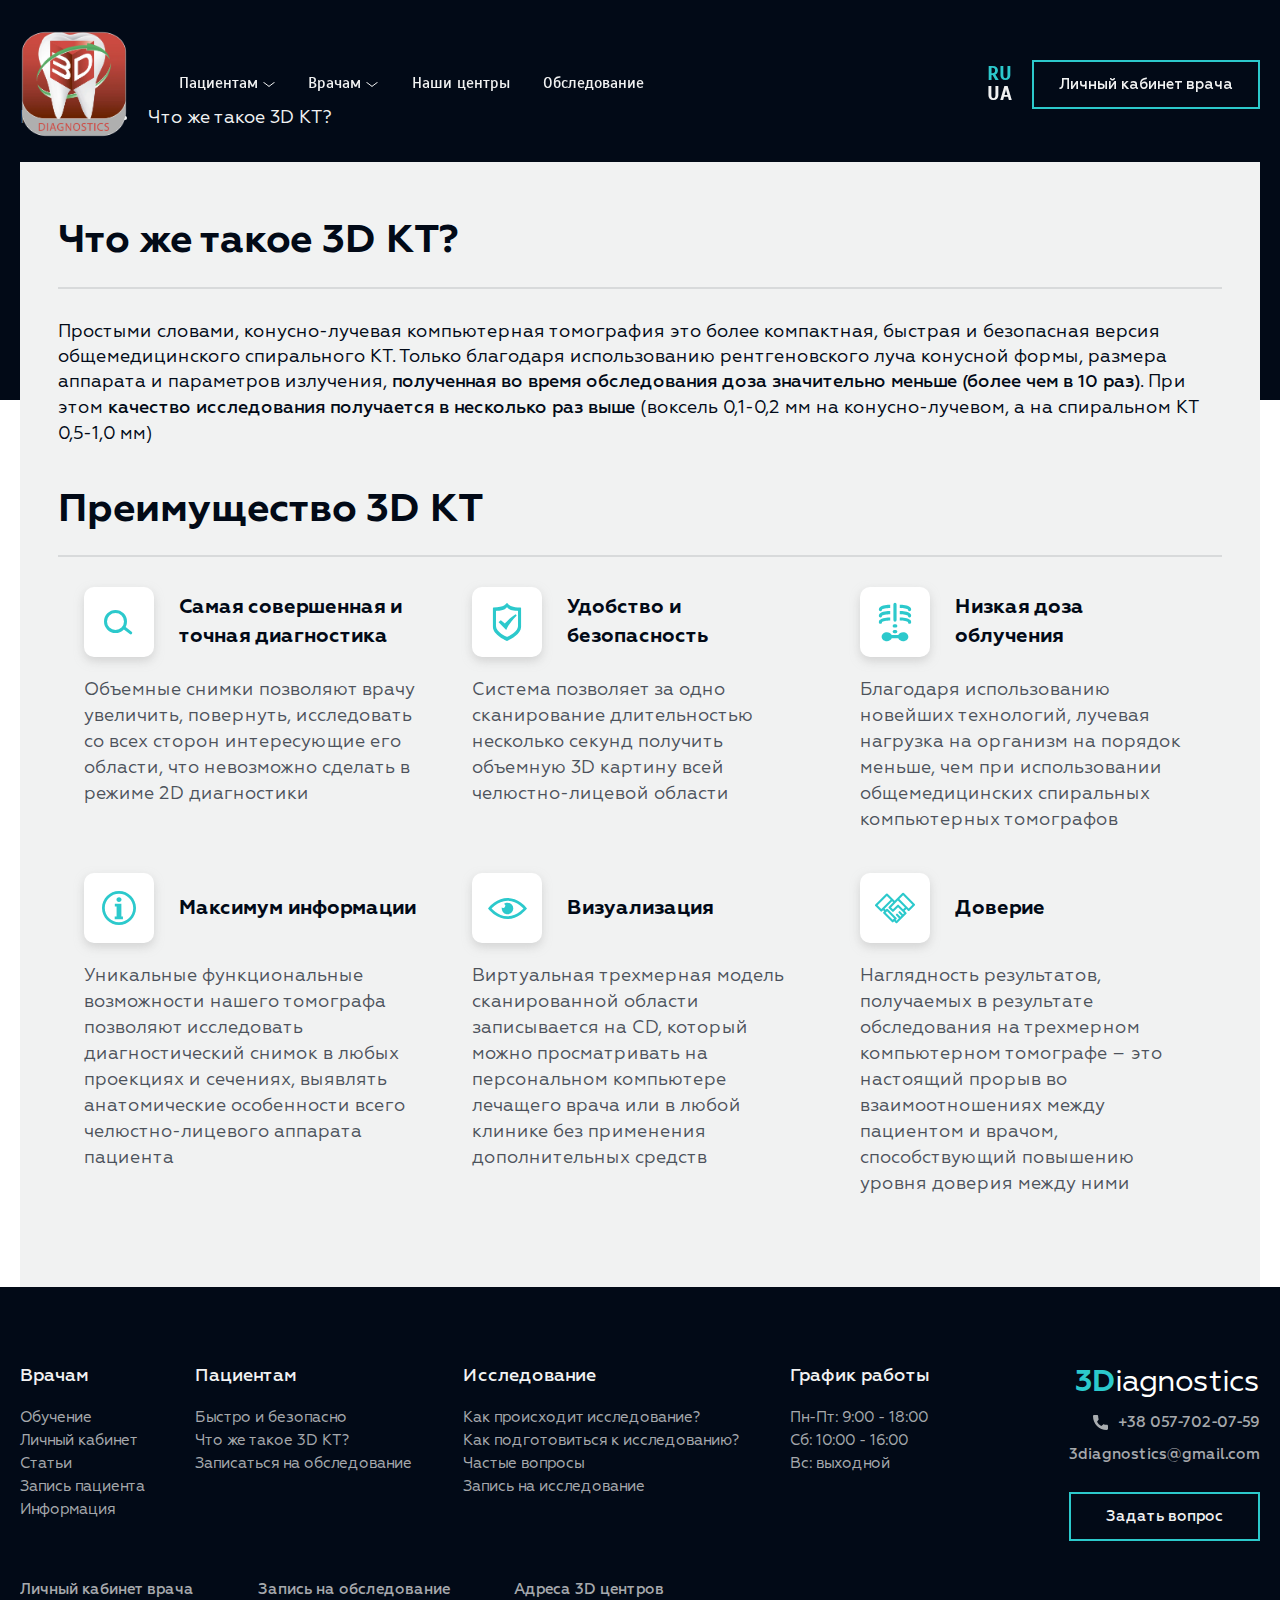
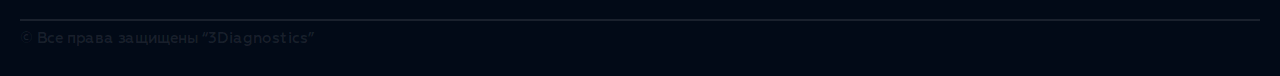
<file: 3dkt.html>
<!DOCTYPE html><html lang="ru"><head>	<meta charset="utf-8">	<meta name="viewport" content="width=device-width, initial-scale=1">	<title>Что же такое 3D KT? | 3Diagnostics</title>	<link href="img/favicon/favicon.ico" rel="icon" sizes="16x16 32x32 64x64 128x128" type="image/vnd.microsoft.icon">	<link href="img/favicon/favicon.png" rel="apple-touch-icon" sizes="128x128">	<!-- шрифты -->	<link rel="preconnect" href="https://fonts.gstatic.com">	<link href="https://fonts.googleapis.com/css2?family=Scada:wght@400;700&display=swap" rel="stylesheet">	<link rel="stylesheet" href="css/fonts.min.css">	<!-- styles -->	<link rel="stylesheet" href="css/default.min.css">	<link rel="stylesheet" href="css/header.min.css">	<link rel="stylesheet" href="css/footer.min.css">	<link rel="stylesheet" href="css/home.min.css">	<link rel="stylesheet" href="css/page.min.css">	<!-- libs -->	<script src="https://ajax.googleapis.com/ajax/libs/jquery/3.5.1/jquery.min.js"></script>	<link rel="stylesheet" href="https://unpkg.com/swiper/swiper-bundle.min.css"></head><body>	<div class="wrapper">		<header class="header">	<div class="header__container _container">		<a href="index.html" class="header__logo logo"><picture><source srcset="img/logo3D.webp" type="image/webp"><img src="img/logo3D.png"></picture></a>		<nav class="header__menu menu" data-da="header__mobile, 0, 992">			<ul class="menu__list">				<li class="menu__item menu__item_dropdown">					<a class="dropdown">Пациентам</a>					<ul class="dropdown-list">						<li class="dropdown-item"><a href="3dkt.html">Что же такое 3D KT?</a></li>						<li class="dropdown-item"><a href="fast-n-safe.html">Быстро и безопасно</a></li>					</ul>				</li>				<li class="menu__item menu__item_dropdown">					<a class="dropdown">Врачам</a>					<ul class="dropdown-list">						<li class="dropdown-item"><a href="education.html">Обучение</a></li>						<li class="dropdown-item"><a href="signin.html">Личный кабинет</a></li>						<li class="dropdown-item"><a href="article.html">Статьи</a></li>						<li class="dropdown-item"><a href="reg.html">Запись пациента</a></li>						<li class="dropdown-item menu__item_dropdown" id="change_class" data-da="menu__list, 2, 992">							<a class="dropdown">Информация</a>							<ul class="dropdown-list">								<li class="dropdown-item"><a href="therapists.html">Терапевтам</a></li>								<li class="dropdown-item"><a href="#">Хирургам-имплантологам</a></li>								<li class="dropdown-item"><a href="#">Челюстно-лицевым хирургам</a></li>								<li class="dropdown-item"><a href="#">Пародонтологам</a></li>								<li class="dropdown-item"><a href="#">Ортопедам</a></li>								<li class="dropdown-item"><a href="#">Ортодонам</a></li>								<li class="dropdown-item"><a href="#">ЛОРам</a></li>							</ul>						</li>					</ul>				</li>				<li class="menu__item"><a href="centers.html">Наши центры</a></li>				<li class="menu__item"><a href="reg.html">Обследование</a></li>			</ul>		</nav>		<div class="header__contacts" data-da="header__mobile, 1, 992">			<a href="tel:0577020759" class="header__phone phone">				<svg viewBox="0 0 15 15" fill="none" xmlns="http://www.w3.org/2000/svg"><path d="M13.7964 9.84578C12.878 9.84578 11.9763 9.70215 11.1218 9.41977C10.7031 9.27695 10.1884 9.40797 9.93285 9.67043L8.24625 10.9436C6.29027 9.89953 5.08543 8.69508 4.05559 6.75379L5.29133 5.11113C5.61238 4.79051 5.72754 4.32215 5.58957 3.8827C5.30598 3.02371 5.16191 2.12242 5.16191 1.20367C5.16195 0.539961 4.62199 0 3.95832 0H1.20363C0.539961 0 0 0.539961 0 1.20363C0 8.81105 6.18898 15 13.7964 15C14.4601 15 15 14.46 15 13.7964V11.0494C15 10.3857 14.46 9.84578 13.7964 9.84578Z" /></svg>				<span>057-702-07-59</span>			</a>			<div class="header__lang lang">				<a href="#" class="lang__item _current" id="ru">RU</a>				<a href="#" class="lang__item" id="ua">UA</a>			</div>			<a href="signin.html" class="header__btn btn">Личный кабинет врача</a>		</div>		<div class="header__mobile"></div>		<div class="header__area"></div>		<div class="header__burger"><span></span></div>	</div></header>		<main class="page">			<nav class="nav">	<div class="nav__container _container">		<ul class="nav__list">			<li class="nav__item nav__item_nome"><a href="index.html">Главная</a></li>			<li class="nav__item nav__item_current"><a href="3dkt.html">Что же такое 3D KT?</a></li>		</ul>	</div></nav>			<section class="about">				<div class="about__container _container">					<div class="about__wrapper">						<div class="about__block">							<h2 class="about__title">Что же такое 3D KT?</h2>						</div>						<div class="about__block">							<div class="about__text">Простыми словами, конусно-лучевая компьютерная томография это более компактная, быстрая и безопасная версия общемедицинского спирального КТ. Только благодаря использованию рентгеновского луча конусной формы, размера аппарата и параметров излучения, <span>полученная во время обследования доза значительно меньше (более чем в 10 раз)</span>. При этом <span>качество исследования получается в несколько раз выше</span> (воксель 0,1-0,2 мм на конусно-лучевом, а на спиральном КТ 0,5-1,0 мм)</div>							<h2 class="about__title">Преимущество 3D КТ</h2>						</div>						<div class="about__block">							<div class="about-cards">								<div class="about-cards__column">									<div class="about-card">										<div class="about-card__head">											<div class="about-card__icon"><picture><source srcset="img/loop-icon.svg" type="image/webp"><img src="img/loop-icon.svg"></picture></div>											<div class="about-card__title">Самая совершенная и точная диагностика</div>										</div>										<div class="about-card__content">Объемные снимки позволяют врачу увеличить, повернуть, исследовать со всех сторон интересующие его области, что невозможно сделать в режиме 2D диагностики</div>									</div>								</div>								<div class="about-cards__column">									<div class="about-card">										<div class="about-card__head">											<div class="about-card__icon"><picture><source srcset="img/defend-icon.svg" type="image/webp"><img src="img/defend-icon.svg"></picture></div>											<div class="about-card__title">Удобство и безопасность</div>										</div>										<div class="about-card__content">Система позволяет за одно сканирование длительностью несколько секунд получить объемную 3D картину всей челюстно-лицевой области</div>									</div>								</div>								<div class="about-cards__column">									<div class="about-card">										<div class="about-card__head">											<div class="about-card__icon"><picture><source srcset="img/skeleton-icon.svg" type="image/webp"><img src="img/skeleton-icon.svg"></picture></div>											<div class="about-card__title">Низкая доза облучения</div>										</div>										<div class="about-card__content">Благодаря использованию новейших технологий, лучевая нагрузка на организм на порядок меньше, чем при использовании общемедицинских спиральных компьютерных томографов</div>									</div>								</div>								<div class="about-cards__column">									<div class="about-card">										<div class="about-card__head">											<div class="about-card__icon"><picture><source srcset="img/info-icon.svg" type="image/webp"><img src="img/info-icon.svg"></picture></div>											<div class="about-card__title">Максимум информации</div>										</div>										<div class="about-card__content">Уникальные функциональные возможности нашего томографа позволяют исследовать диагностический снимок в любых проекциях и сечениях, выявлять анатомические особенности всего челюстно-лицевого аппарата пациента</div>									</div>								</div>								<div class="about-cards__column">									<div class="about-card">										<div class="about-card__head">											<div class="about-card__icon"><picture><source srcset="img/eye-icon.svg" type="image/webp"><img src="img/eye-icon.svg"></picture></div>											<div class="about-card__title">Визуализация</div>										</div>										<div class="about-card__content">Виртуальная трехмерная модель сканированной области записывается на CD, который можно просматривать на персональном компьютере лечащего врача или в любой клинике без применения дополнительных средств</div>									</div>								</div>								<div class="about-cards__column">									<div class="about-card">										<div class="about-card__head">											<div class="about-card__icon"><picture><source srcset="img/agreement-icon.svg" type="image/webp"><img src="img/agreement-icon.svg"></picture></div>											<div class="about-card__title">Доверие</div>										</div>										<div class="about-card__content">Наглядность результатов, получаемых в результате обследования на трехмерном компьютерном томографе – это настоящий прорыв во взаимоотношениях между пациентом и врачом, способствующий повышению уровня доверия между ними</div>									</div>								</div>							</div>						</div>					</div>				</div>			</section>		</main>		<footer class="footer">	<div class="footer__container _container">		<div class="footer__top">			<div class="footer__content">				<div class="footer__column">					<div class="footer__column-name">Врачам</div>					<div class="footer__column-content">						<a href="education.html" class="footer__link">Обучение</a>						<a href="signin.html" class="footer__link">Личный кабинет</a>						<a href="article.html" class="footer__link">Статьи</a>						<a href="reg.html" class="footer__link">Запись пациента</a>						<a href="#" class="footer__link">Информация</a>					</div>				</div>				<div class="footer__column">					<div class="footer__column-name">Пациентам</div>					<div class="footer__column-content">						<a href="fast-n-safe.html" class="footer__link">Быстро и безопасно</a>						<a href="3dkt.html" class="footer__link">Что же такое 3D KT?</a>						<a href="reg.html" class="footer__link">Записаться на обследование</a>					</div>				</div>				<div class="footer__column">					<div class="footer__column-name">Исследование</div>					<div class="footer__column-content">						<a href="index.html#research-about" class="footer__link">Как происходит исследование?</a>						<a href="index.html#research-prepare" class="footer__link">Как подготовиться к исследованию?</a>						<a href="index.html#faq" class="footer__link">Частые вопросы</a>						<a href="reg.html" class="footer__link">Запись на исследование</a>					</div>				</div>				<div class="footer__column">					<div class="footer__column-name">График работы</div>					<div class="footer__column-content">						<div class="footer__link"><span>Пн-Пт:</span> 9:00 - 18:00</div>						<div class="footer__link"><span>Сб:</span> 10:00 - 16:00</div>						<div class="footer__link"><span>Вс:</span> выходной</div>					</div>				</div>			</div>			<div class="footer__info">				<a href="index.html" class="footer__logo logo"><span>3D</span>iagnostics</a>				<a href="#" class="footer__phone">					<svg width="15" height="15" viewBox="0 0 15 15" fill="none" xmlns="http://www.w3.org/2000/svg"><path d="M13.7964 9.84578C12.878 9.84578 11.9763 9.70215 11.1218 9.41977C10.7031 9.27695 10.1884 9.40797 9.93285 9.67043L8.24625 10.9436C6.29027 9.89953 5.08543 8.69508 4.05559 6.75379L5.29133 5.11113C5.61238 4.79051 5.72754 4.32215 5.58957 3.8827C5.30598 3.02371 5.16191 2.12242 5.16191 1.20367C5.16195 0.539961 4.62199 0 3.95832 0H1.20363C0.539961 0 0 0.539961 0 1.20363C0 8.81105 6.18898 15 13.7964 15C14.4601 15 15 14.46 15 13.7964V11.0494C15 10.3857 14.46 9.84578 13.7964 9.84578Z" /></svg>					<span>+38 057-702-07-59</span>				</a>				<a href="#" class="footer__email">3diagnostics@gmail.com</a>				<a href="#" class="footer__btn btn">Задать вопрос</a>			</div>		</div>		<div class="footer__bottom">			<div class="footer__bottom-links">				<div class="footer__bottom-content">					<a href="signin.html" class="footer__alone-link">Личный кабинет врача</a>					<a href="reg.html" class="footer__alone-link">Запись на обследование</a>					<a href="centers.html" class="footer__alone-link">Адреса 3D центров</a>				</div>			</div>			<div class="footer__copyright">&copy; Все права защищены “3Diagnostics” <span id="year"></span></div>		</div>	</div></footer>	</div>	<!-- scripts -->	<script src="https://unpkg.com/swiper/swiper-bundle.min.js"></script>	<script src="js/scripts.min.js"></script>	<script src="js/home.min.js"></script></body></html>
</file>
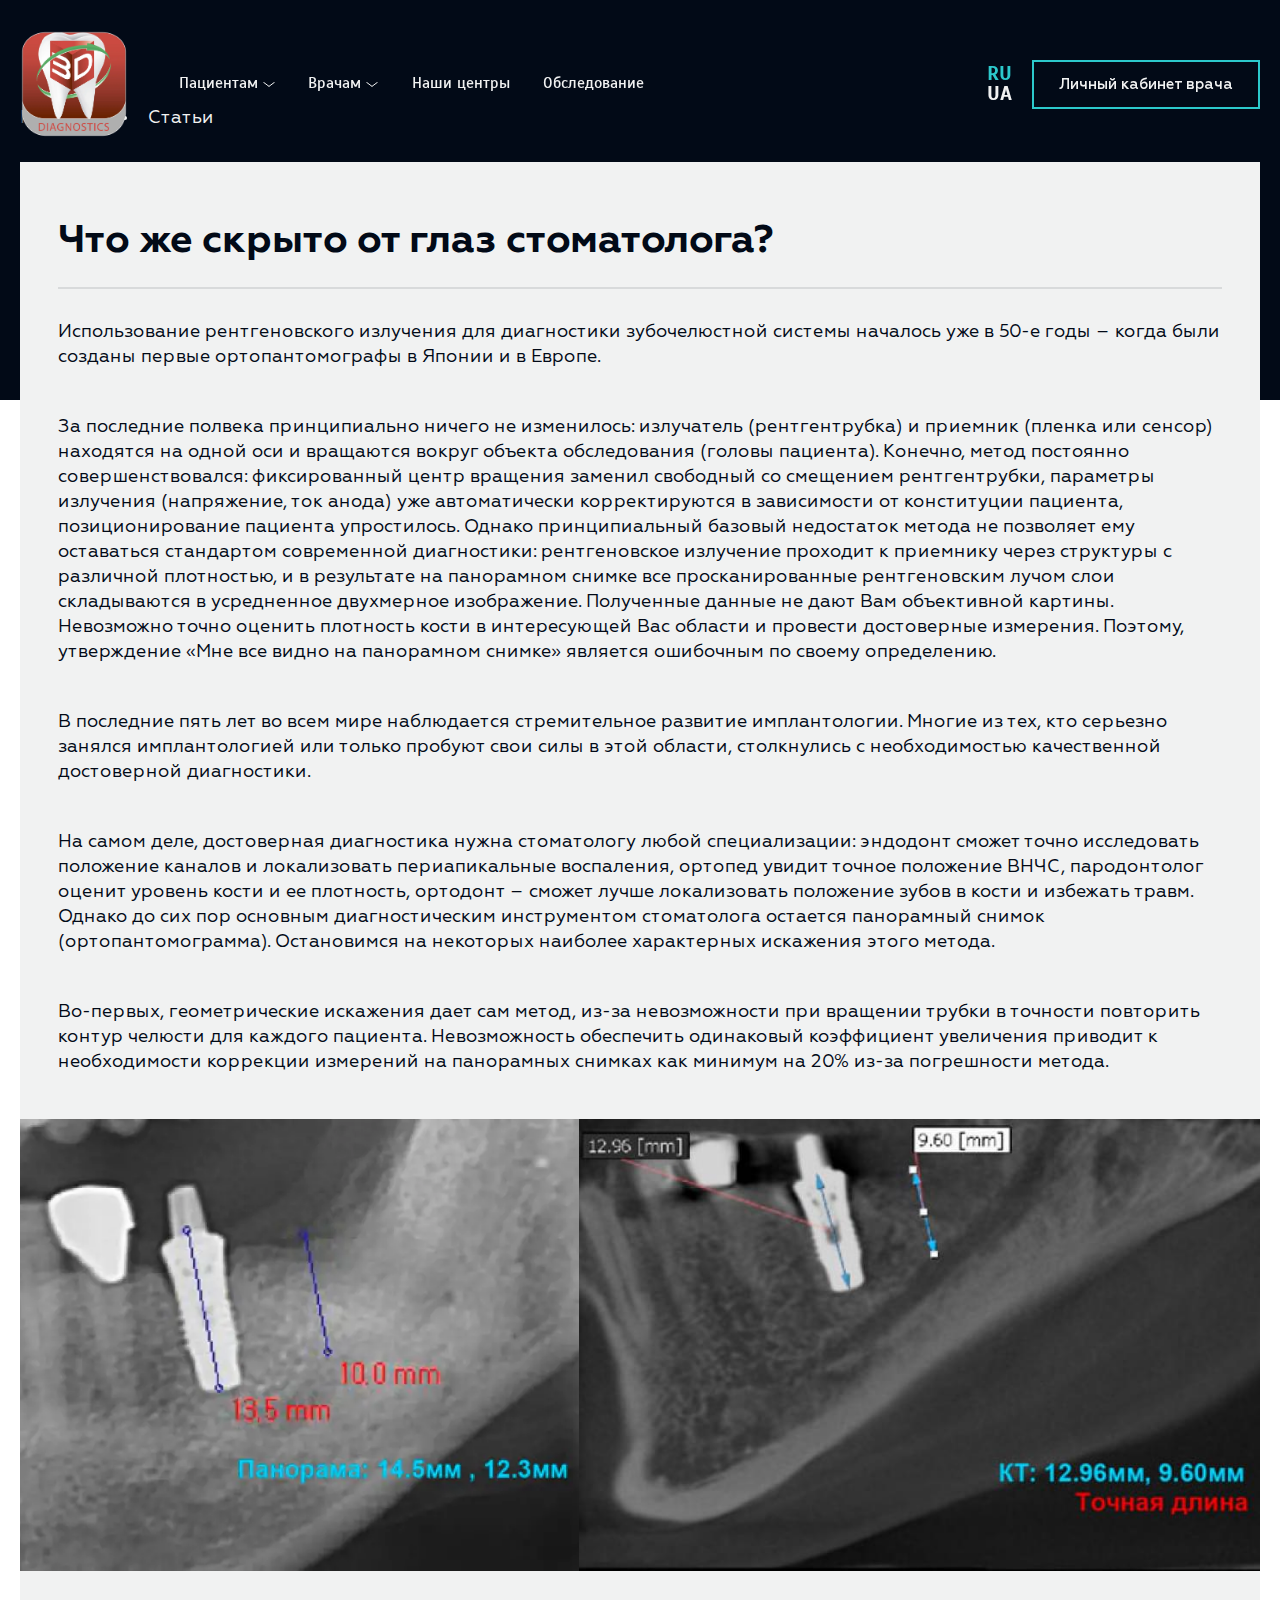
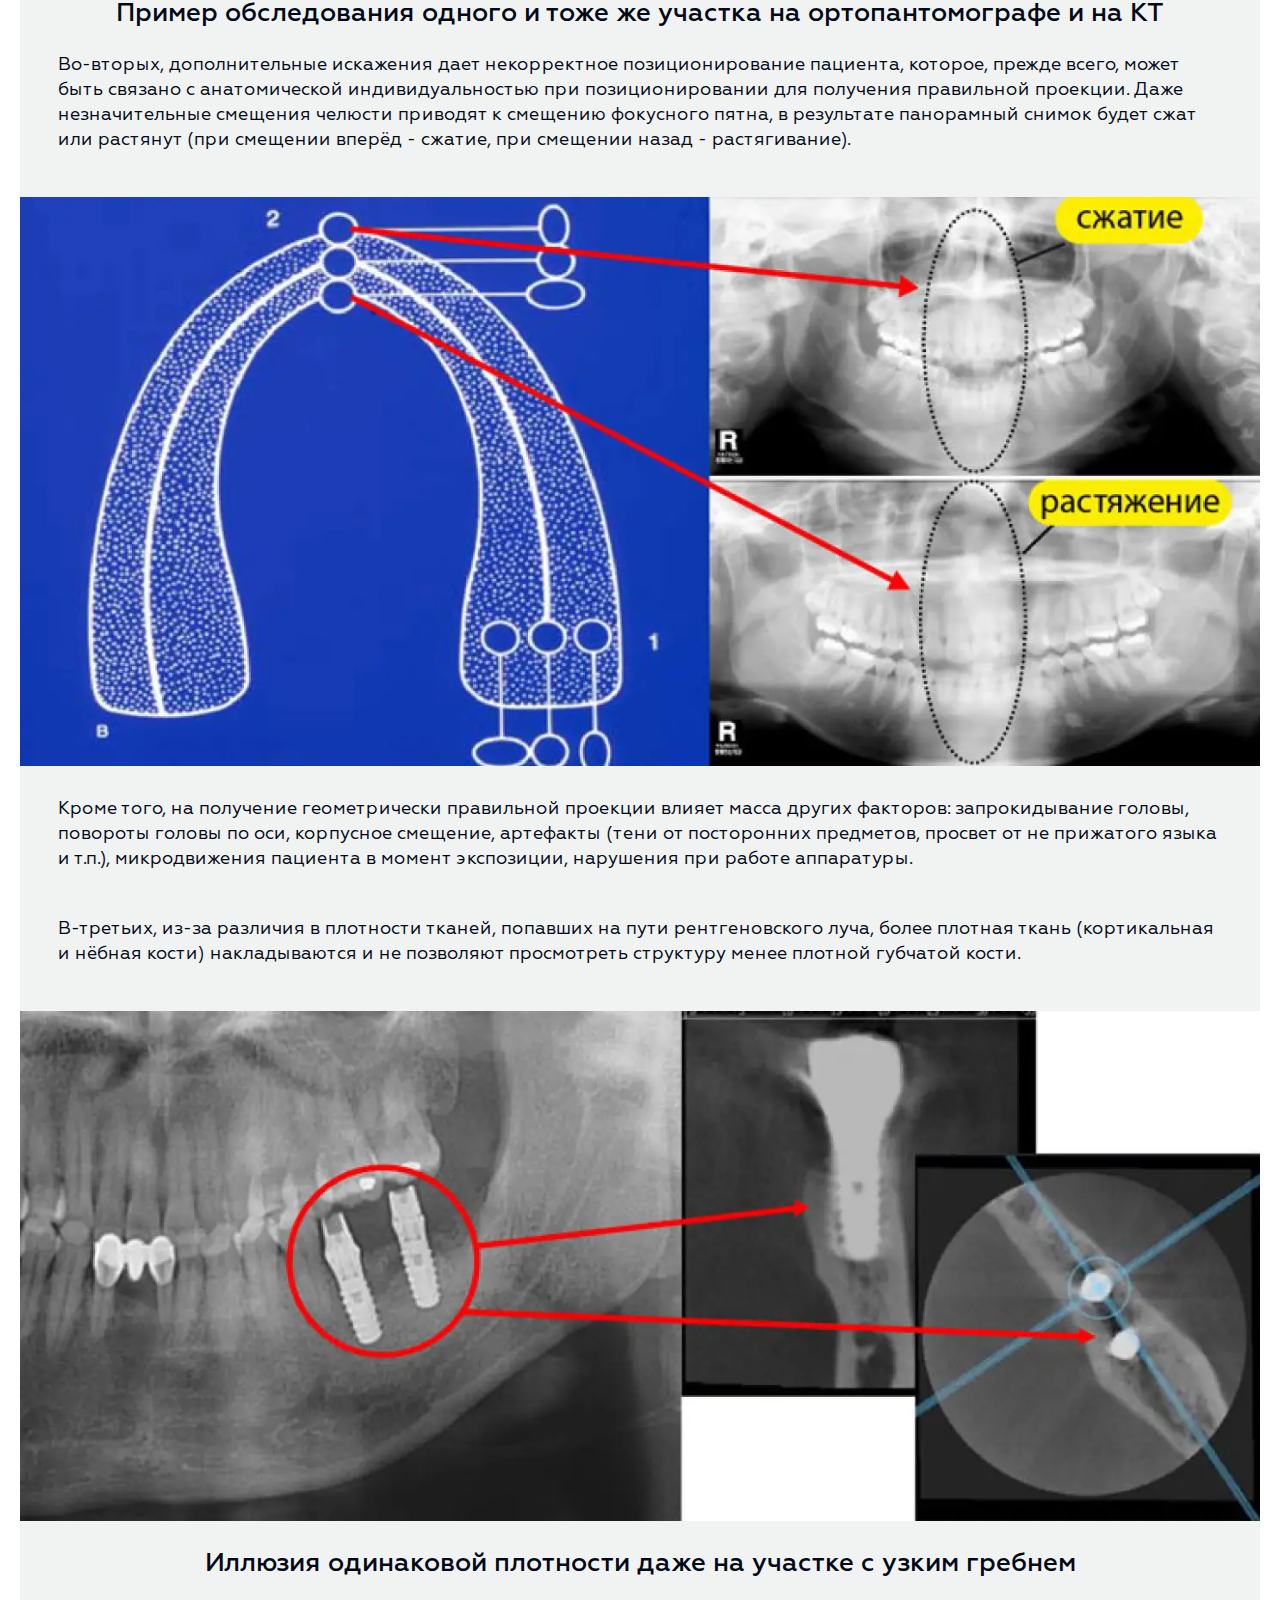
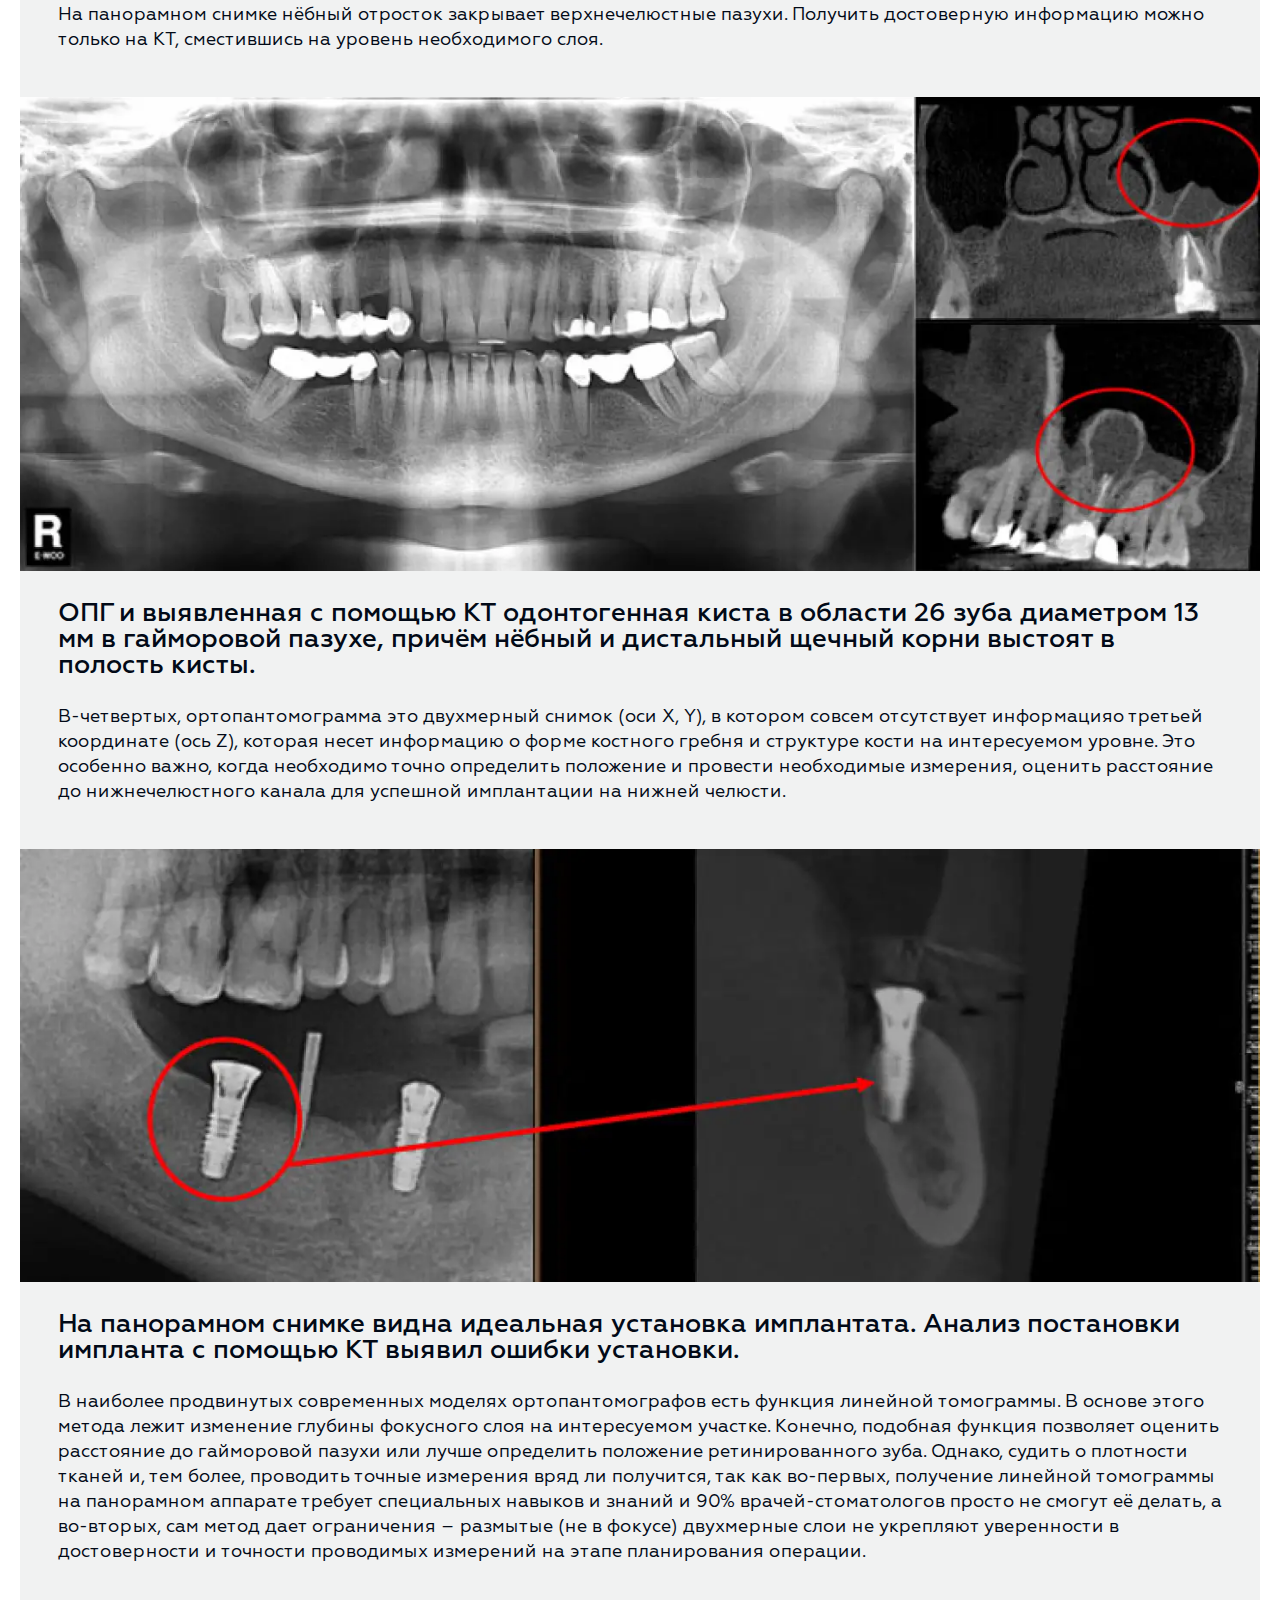
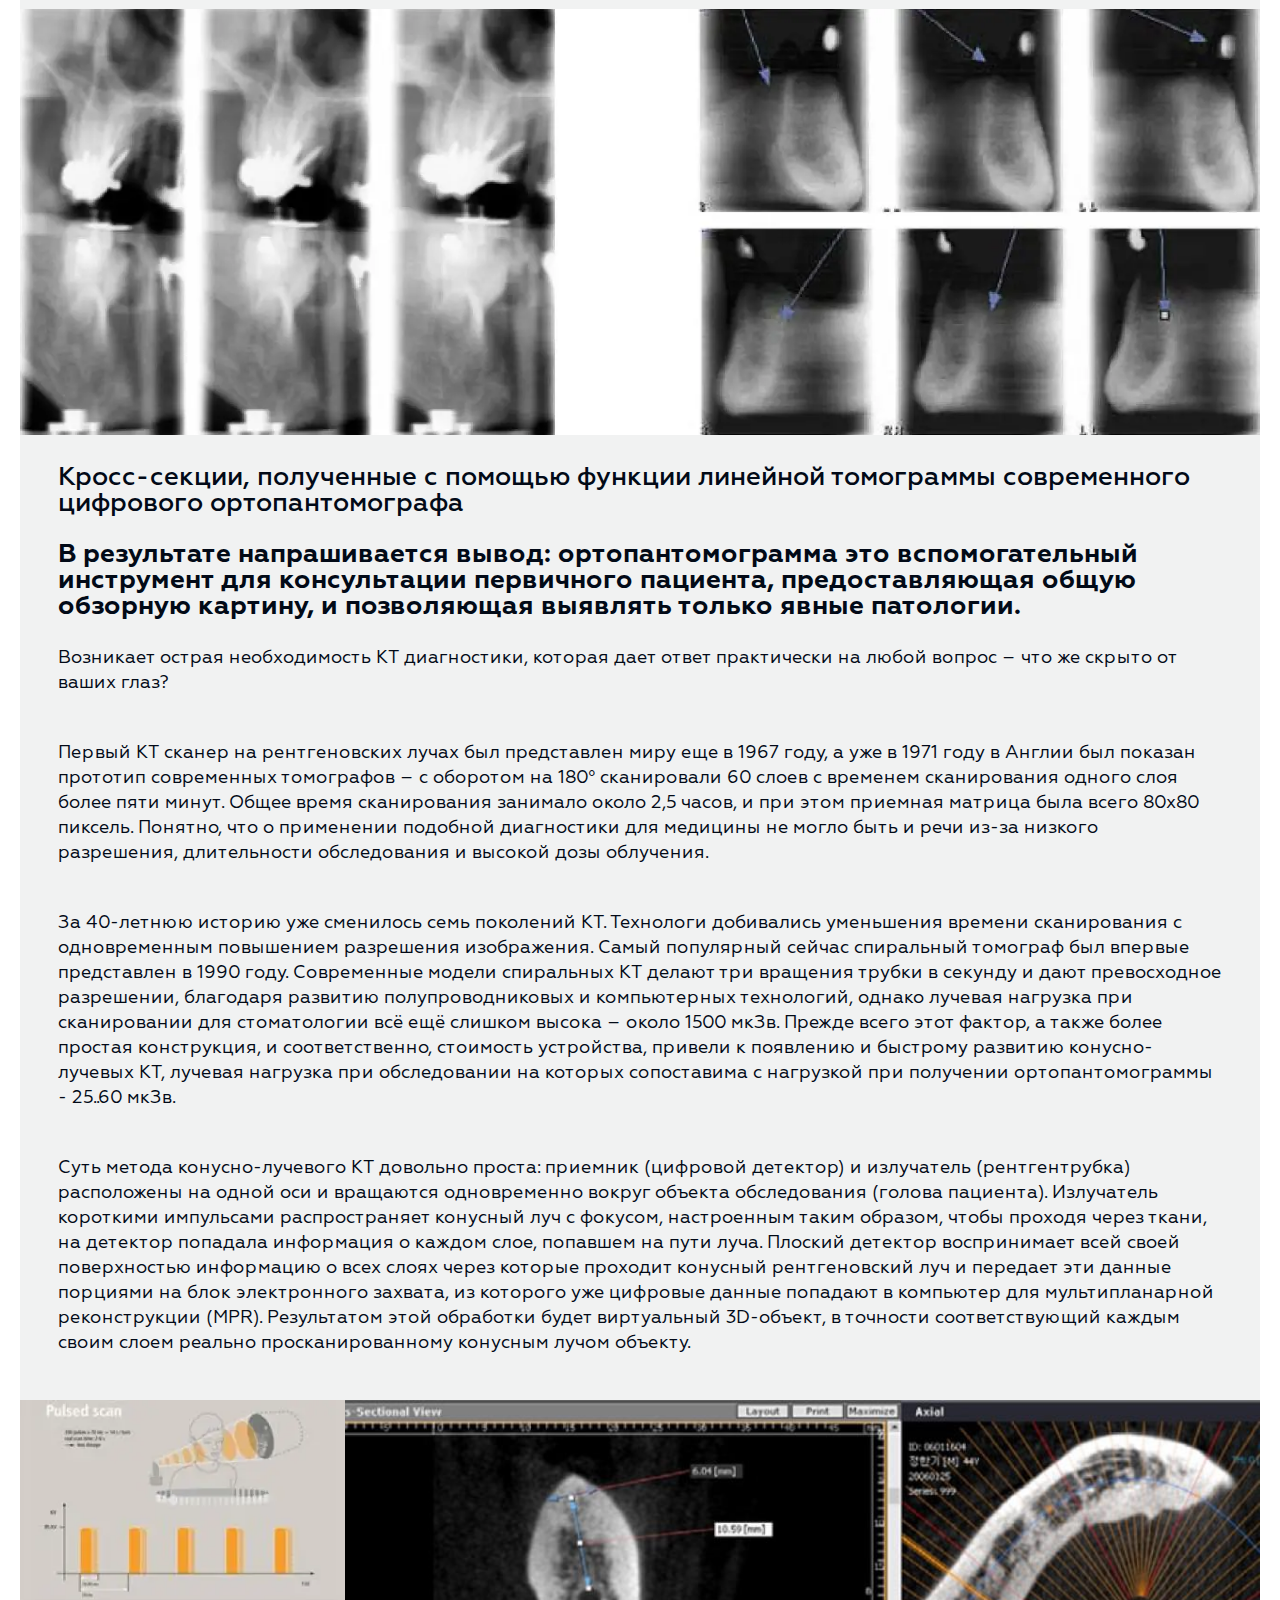
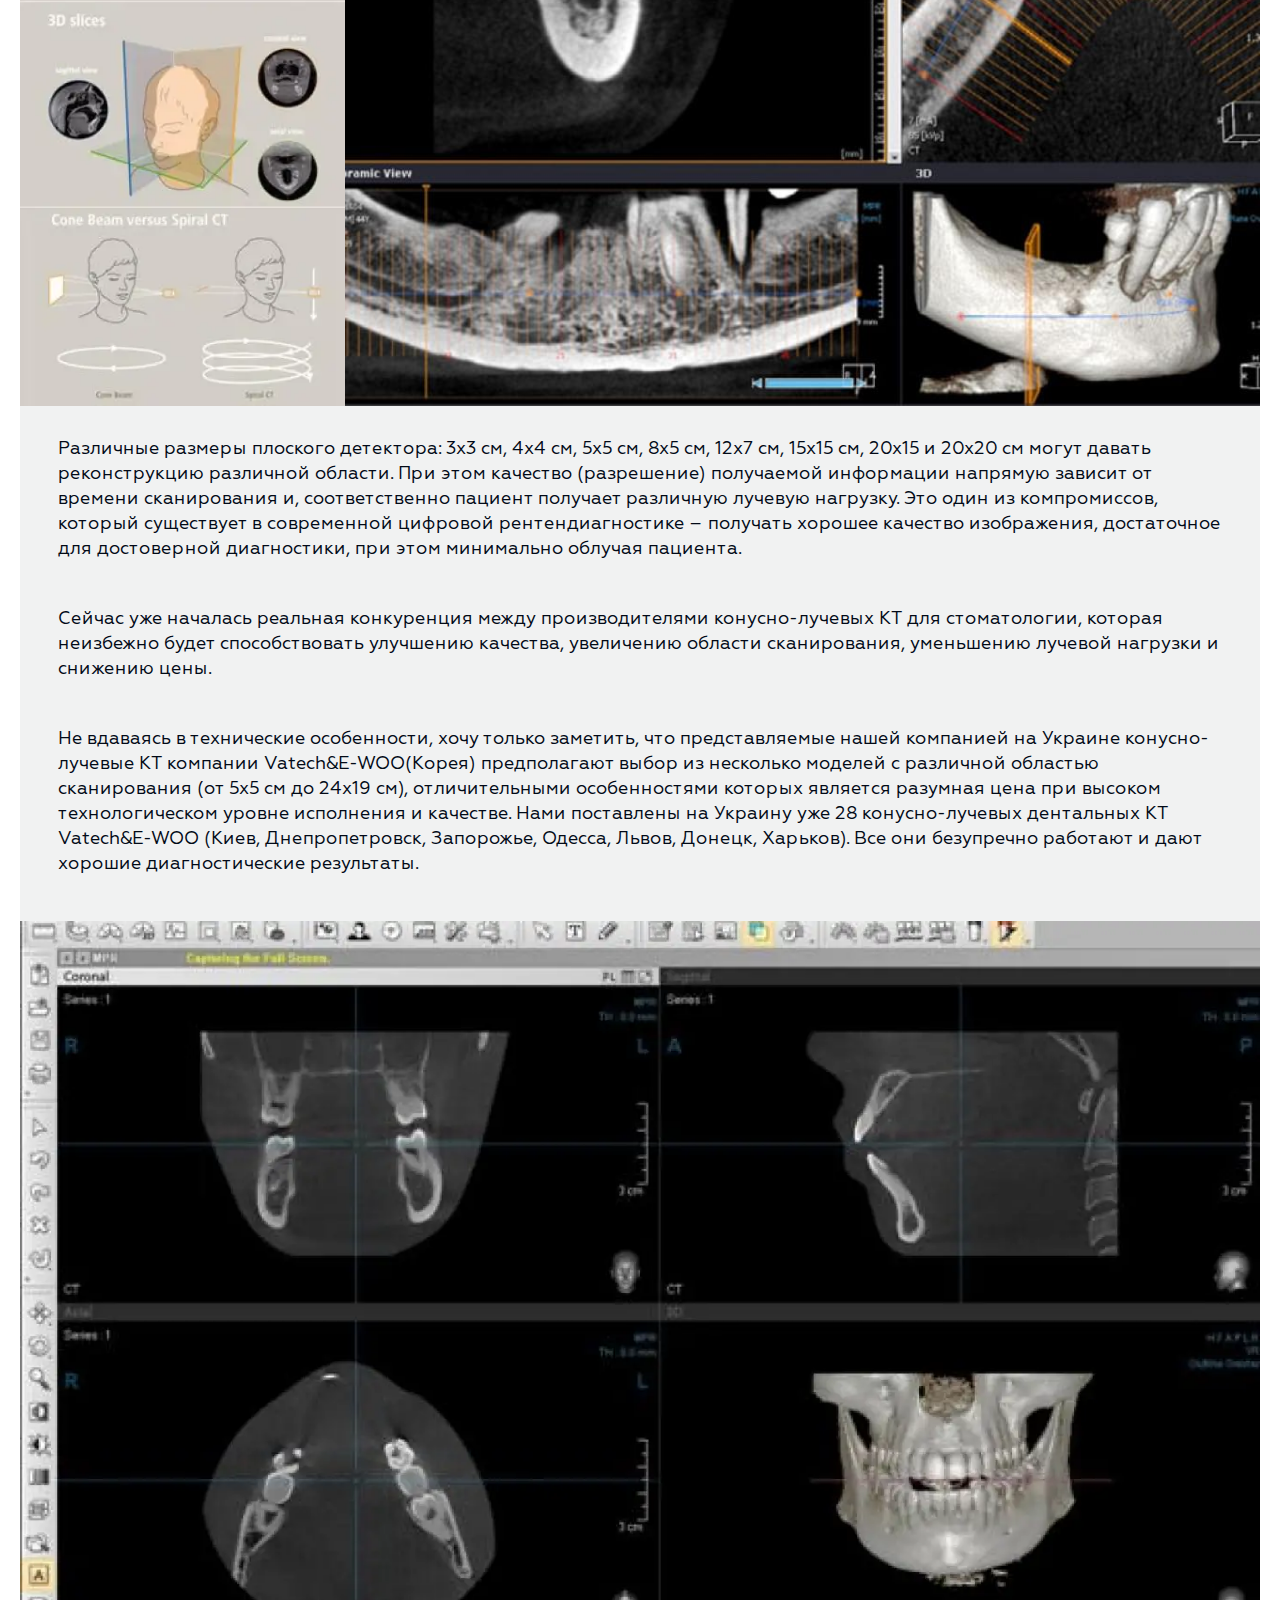
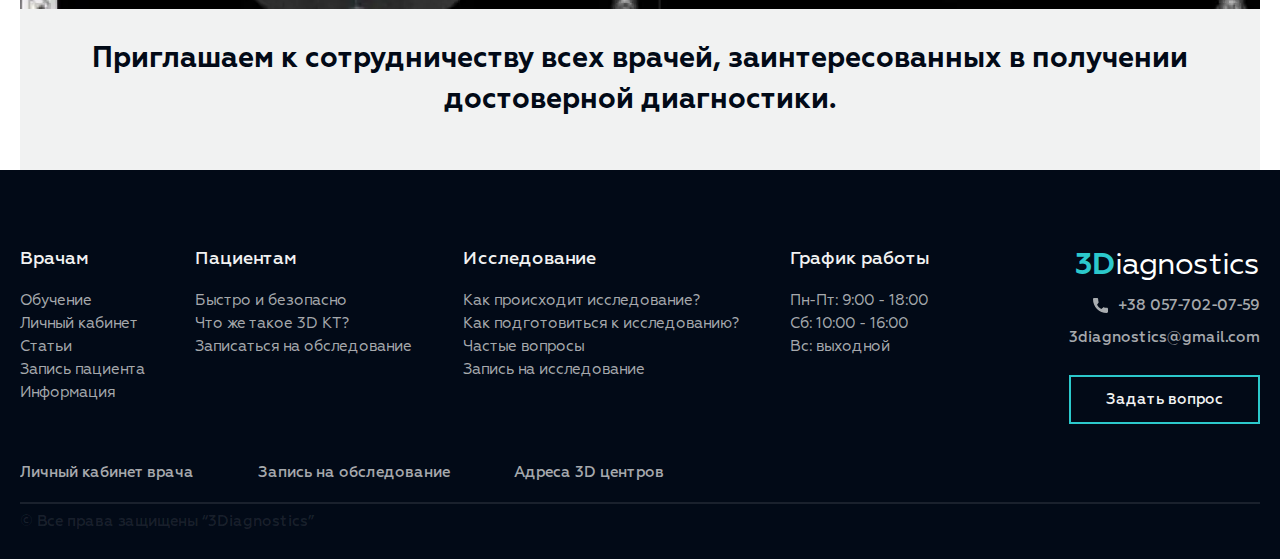
<file: article.html>
<!DOCTYPE html><html lang="ru"><head>	<meta charset="utf-8">	<meta name="viewport" content="width=device-width, initial-scale=1">	<title>Статьи | 3Diagnostics</title>	<link href="img/favicon/favicon.ico" rel="icon" sizes="16x16 32x32 64x64 128x128" type="image/vnd.microsoft.icon">	<link href="img/favicon/favicon.png" rel="apple-touch-icon" sizes="128x128">	<!-- шрифты -->	<link rel="preconnect" href="https://fonts.gstatic.com">	<link href="https://fonts.googleapis.com/css2?family=Scada:wght@400;700&display=swap" rel="stylesheet">	<link rel="stylesheet" href="css/fonts.min.css">	<!-- styles -->	<link rel="stylesheet" href="css/default.min.css">	<link rel="stylesheet" href="css/header.min.css">	<link rel="stylesheet" href="css/footer.min.css">	<link rel="stylesheet" href="css/home.min.css">	<link rel="stylesheet" href="css/page.min.css">	<!-- libs -->	<script src="https://ajax.googleapis.com/ajax/libs/jquery/3.5.1/jquery.min.js"></script>	<link rel="stylesheet" href="https://unpkg.com/swiper/swiper-bundle.min.css"></head><body>	<div class="wrapper">		<header class="header">	<div class="header__container _container">		<a href="index.html" class="header__logo logo"><picture><source srcset="img/logo3D.webp" type="image/webp"><img src="img/logo3D.png"></picture></a>		<nav class="header__menu menu" data-da="header__mobile, 0, 992">			<ul class="menu__list">				<li class="menu__item menu__item_dropdown">					<a class="dropdown">Пациентам</a>					<ul class="dropdown-list">						<li class="dropdown-item"><a href="3dkt.html">Что же такое 3D KT?</a></li>						<li class="dropdown-item"><a href="fast-n-safe.html">Быстро и безопасно</a></li>					</ul>				</li>				<li class="menu__item menu__item_dropdown">					<a class="dropdown">Врачам</a>					<ul class="dropdown-list">						<li class="dropdown-item"><a href="education.html">Обучение</a></li>						<li class="dropdown-item"><a href="signin.html">Личный кабинет</a></li>						<li class="dropdown-item"><a href="article.html">Статьи</a></li>						<li class="dropdown-item"><a href="reg.html">Запись пациента</a></li>						<li class="dropdown-item menu__item_dropdown" id="change_class" data-da="menu__list, 2, 992">							<a class="dropdown">Информация</a>							<ul class="dropdown-list">								<li class="dropdown-item"><a href="therapists.html">Терапевтам</a></li>								<li class="dropdown-item"><a href="#">Хирургам-имплантологам</a></li>								<li class="dropdown-item"><a href="#">Челюстно-лицевым хирургам</a></li>								<li class="dropdown-item"><a href="#">Пародонтологам</a></li>								<li class="dropdown-item"><a href="#">Ортопедам</a></li>								<li class="dropdown-item"><a href="#">Ортодонам</a></li>								<li class="dropdown-item"><a href="#">ЛОРам</a></li>							</ul>						</li>					</ul>				</li>				<li class="menu__item"><a href="centers.html">Наши центры</a></li>				<li class="menu__item"><a href="reg.html">Обследование</a></li>			</ul>		</nav>		<div class="header__contacts" data-da="header__mobile, 1, 992">			<a href="tel:0577020759" class="header__phone phone">				<svg viewBox="0 0 15 15" fill="none" xmlns="http://www.w3.org/2000/svg"><path d="M13.7964 9.84578C12.878 9.84578 11.9763 9.70215 11.1218 9.41977C10.7031 9.27695 10.1884 9.40797 9.93285 9.67043L8.24625 10.9436C6.29027 9.89953 5.08543 8.69508 4.05559 6.75379L5.29133 5.11113C5.61238 4.79051 5.72754 4.32215 5.58957 3.8827C5.30598 3.02371 5.16191 2.12242 5.16191 1.20367C5.16195 0.539961 4.62199 0 3.95832 0H1.20363C0.539961 0 0 0.539961 0 1.20363C0 8.81105 6.18898 15 13.7964 15C14.4601 15 15 14.46 15 13.7964V11.0494C15 10.3857 14.46 9.84578 13.7964 9.84578Z" /></svg>				<span>057-702-07-59</span>			</a>			<div class="header__lang lang">				<a href="#" class="lang__item _current" id="ru">RU</a>				<a href="#" class="lang__item" id="ua">UA</a>			</div>			<a href="signin.html" class="header__btn btn">Личный кабинет врача</a>		</div>		<div class="header__mobile"></div>		<div class="header__area"></div>		<div class="header__burger"><span></span></div>	</div></header>		<main class="page">			<nav class="nav">	<div class="nav__container _container">		<ul class="nav__list">			<li class="nav__item nav__item_nome"><a href="index.html">Главная</a></li>			<li class="nav__item nav__item_current"><a href="article.html">Статьи</a></li>		</ul>	</div></nav>			<section class="about">				<div class="about__container _container">					<div class="about__wrapper">						<div class="about__block">							<h2 class="about__title">Что же скрыто от глаз стоматолога?</h2>						</div>						<div class="about__block">							<div class="about__text">Использование рентгеновского излучения для диагностики зубочелюстной системы началось уже в 50-е годы – когда были созданы первые ортопантомографы в Японии и в Европе.</div>							<div class="about__text">За последние полвека принципиально ничего не изменилось: излучатель (рентгентрубка) и приемник (пленка или сенсор) находятся на одной оси и вращаются вокруг объекта обследования (головы пациента). Конечно, метод постоянно совершенствовался: фиксированный центр вращения заменил свободный со смещением рентгентрубки, параметры излучения (напряжение, ток анода) уже автоматически корректируются в зависимости от конституции пациента, позиционирование пациента упростилось. Однако принципиальный базовый недостаток метода не позволяет ему оставаться стандартом современной диагностики: рентгеновское излучение проходит к приемнику через структуры с различной плотностью, и в результате на панорамном снимке все просканированные рентгеновским лучом слои складываются в усредненное двухмерное изображение. Полученные данные не дают Вам объективной картины. Невозможно точно оценить плотность кости в интересующей Вас области и провести достоверные измерения. Поэтому, утверждение «Мне все видно на панорамном снимке» является ошибочным по своему определению.</div>							<div class="about__text">В последние пять лет во всем мире наблюдается стремительное развитие имплантологии. Многие из тех, кто серьезно занялся имплантологией или только пробуют свои силы в этой области, столкнулись с необходимостью качественной достоверной диагностики.</div>							<div class="about__text">На самом деле, достоверная диагностика нужна стоматологу любой специализации: эндодонт сможет точно исследовать положение каналов и локализовать периапикальные воспаления, ортопед увидит точное положение ВНЧС, пародонтолог оценит уровень кости и ее плотность, ортодонт – сможет лучше локализовать положение зубов в кости и избежать травм. Однако до сих пор основным диагностическим инструментом стоматолога остается панорамный снимок (ортопантомограмма). Остановимся на некоторых наиболее характерных искажения этого метода.</div>							<div class="about__text">Во-первых, геометрические искажения дает сам метод, из-за невозможности при вращении трубки в точности повторить контур челюсти для каждого пациента. Невозможность обеспечить одинаковый коэффициент увеличения приводит к необходимости коррекции измерений на панорамных снимках как минимум на 20% из-за погрешности метода.</div>							<div class="about__picture"><div class="about__img"><picture><source srcset="img/article1.webp" type="image/webp"><img src="img/article1.jpg"></picture></div><div class="about__img"><img src="img/article2.jpg"></div></div>							<div class="advantage__title">Пример обследования одного и тоже же участка на ортопантомографе и на КТ</div>							<div class="about__text">Во-вторых, дополнительные искажения дает некорректное позиционирование пациента, которое, прежде всего, может быть связано с анатомической индивидуальностью при позиционировании для получения правильной проекции. Даже незначительные смещения челюсти приводят к смещению фокусного пятна, в результате панорамный снимок будет сжат или растянут (при смещении вперёд - сжатие, при смещении назад - растягивание).</div>							<div class="about__picture"><div class="about__img"><picture><source srcset="img/article3.webp" type="image/webp"><img src="img/article3.jpg"></picture></div></div>							<div class="about__text">Кроме того, на получение геометрически правильной проекции влияет масса других факторов: запрокидывание головы, повороты головы по оси, корпусное смещение, артефакты (тени от посторонних предметов, просвет от не прижатого языка и т.п.), микродвижения пациента в момент экспозиции, нарушения при работе аппаратуры.</div>							<div class="about__text">В-третьих, из-за различия в плотности тканей, попавших на пути рентгеновского луча, более плотная ткань (кортикальная и нёбная кости) накладываются и не позволяют просмотреть структуру менее плотной губчатой кости.</div>							<div class="about__picture"><div class="about__img"><picture><source srcset="img/article4.webp" type="image/webp"><img src="img/article4.jpg"></picture></div></div>							<div class="advantage__title">Иллюзия одинаковой плотности даже на участке с узким гребнем</div>							<div class="about__text">На панорамном снимке нёбный отросток закрывает верхнечелюстные пазухи. Получить достоверную информацию можно только на КТ, сместившись на уровень необходимого слоя.</div>							<div class="about__picture"><div class="about__img"><picture><source srcset="img/article5.webp" type="image/webp"><img src="img/article5.jpg"></picture></div></div>							<div class="advantage__title _tal">ОПГ и выявленная с помощью КТ одонтогенная киста в области 26 зуба диаметром 13 мм в гайморовой пазухе, причём нёбный и дистальный щечный корни выстоят в полость кисты.</div>							<div class="about__text">В-четвертых, ортопантомограмма это двухмерный снимок (оси X, Y), в котором совсем отсутствует информацияо третьей координате (ось Z), которая несет информацию о форме костного гребня и структуре кости на интересуемом уровне. Это особенно важно, когда необходимо точно определить положение и провести необходимые измерения, оценить расстояние до нижнечелюстного канала для успешной имплантации на нижней челюсти.</div>							<div class="about__picture"><div class="about__img"><picture><source srcset="img/article6.webp" type="image/webp"><img src="img/article6.jpg"></picture></div></div>							<div class="advantage__title _tal">На панорамном снимке видна идеальная установка имплантата. Анализ постановки импланта с помощью КТ выявил ошибки установки.</div>							<div class="about__text">В наиболее продвинутых современных моделях ортопантомографов есть функция линейной томограммы. В основе этого метода лежит изменение глубины фокусного слоя на интересуемом участке. Конечно, подобная функция позволяет оценить расстояние до гайморовой пазухи или лучше определить положение ретинированного зуба. Однако, судить о плотности тканей и, тем более, проводить точные измерения вряд ли получится, так как во-первых, получение линейной томограммы на панорамном аппарате требует специальных навыков и знаний и 90% врачей-стоматологов просто не смогут её делать, а во-вторых, сам метод дает ограничения – размытые (не в фокусе) двухмерные слои не укрепляют уверенности в достоверности и точности проводимых измерений на этапе планирования операции.</div>							<div class="about__picture"><div class="about__img"><picture><source srcset="img/article7.webp" type="image/webp"><img src="img/article7.jpg"></picture></div></div>							<div class="advantage__title _tal">Кросс-секции, полученные с помощью функции линейной томограммы современного цифрового ортопантомографа</div>							<div class="advantage__title _tal"><span>В результате напрашивается вывод: ортопантомограмма это вспомогательный инструмент для консультации первичного пациента, предоставляющая общую обзорную картину, и позволяющая выявлять только явные патологии.</span></div>							<div class="about__text">Возникает острая необходимость КТ диагностики, которая дает ответ практически на любой вопрос – что же скрыто от ваших глаз?</div>							<div class="about__text">Первый КТ сканер на рентгеновских лучах был представлен миру еще в 1967 году, а уже в 1971 году в Англии был показан прототип современных томографов – с оборотом на 180° сканировали 60 слоев с временем сканирования одного слоя более пяти минут. Общее время сканирования занимало около 2,5 часов, и при этом приемная матрица была всего 80х80 пиксель. Понятно, что о применении подобной диагностики для медицины не могло быть и речи из-за низкого разрешения, длительности обследования и высокой дозы облучения.</div>							<div class="about__text">За 40-летнюю историю уже сменилось семь поколений КТ. Технологи добивались уменьшения времени сканирования с одновременным повышением разрешения изображения. Самый популярный сейчас спиральный томограф был впервые представлен в 1990 году. Современные модели спиральных КТ делают три вращения трубки в секунду и дают превосходное разрешении, благодаря развитию полупроводниковых и компьютерных технологий, однако лучевая нагрузка при сканировании для стоматологии всё ещё слишком высока – около 1500 мкЗв. Прежде всего этот фактор, а также более простая конструкция, и соответственно, стоимость устройства, привели к появлению и быстрому развитию конусно-лучевых КТ, лучевая нагрузка при обследовании на которых сопоставима с нагрузкой при получении ортопантомограммы - 25..60 мкЗв.</div>							<div class="about__text">Суть метода конусно-лучевого КТ довольно проста: приемник (цифровой детектор) и излучатель (рентгентрубка) расположены на одной оси и вращаются одновременно вокруг объекта обследования (голова пациента). Излучатель короткими импульсами распространяет конусный луч с фокусом, настроенным таким образом, чтобы проходя через ткани, на детектор попадала информация о каждом слое, попавшем на пути луча. Плоский детектор воспринимает всей своей поверхностью информацию о всех слоях через которые проходит конусный рентгеновский луч и передает эти данные порциями на блок электронного захвата, из которого уже цифровые данные попадают в компьютер для мультипланарной реконструкции (MPR). Результатом этой обработки будет виртуальный 3D-объект, в точности соответствующий каждым своим слоем реально просканированному конусным лучом объекту.</div>							<div class="about__picture"><div class="about__img"><picture><source srcset="img/article8.webp" type="image/webp"><img src="img/article8.jpg"></picture></div><div class="about__img"><img src="img/article9.jpg"></div></div>							<div class="about__text">Различные размеры плоского детектора: 3х3 см, 4х4 см, 5х5 см, 8х5 см, 12х7 см, 15х15 см, 20х15 и 20х20 см могут давать реконструкцию различной области. При этом качество (разрешение) получаемой информации напрямую зависит от времени сканирования и, соответственно пациент получает различную лучевую нагрузку. Это один из компромиссов, который существует в современной цифровой рентендиагностике – получать хорошее качество изображения, достаточное для достоверной диагностики, при этом минимально облучая пациента.</div>							<div class="about__text">Сейчас уже началась реальная конкуренция между производителями конусно-лучевых КТ для стоматологии, которая неизбежно будет способствовать улучшению качества, увеличению области сканирования, уменьшению лучевой нагрузки и снижению цены.</div>							<div class="about__text">Не вдаваясь в технические особенности, хочу только заметить, что представляемые нашей компанией на Украине конусно-лучевые КТ компании Vatech&E-WOO(Корея) предполагают выбор из несколько моделей с различной областью сканирования (от 5х5 см до 24х19 см), отличительными особенностями которых является разумная цена при высоком технологическом уровне исполнения и качестве. Нами поставлены на Украину уже 28 конусно-лучевых дентальных КТ Vatech&E-WOO (Киев, Днепропетровск, Запорожье, Одесса, Львов, Донецк, Харьков). Все они безупречно работают и дают хорошие диагностические результаты.</div>							<div class="about__picture"><div class="about__img"><picture><source srcset="img/article10.webp" type="image/webp"><img src="img/article10.jpg"></picture></div></div>							<div class="about__caption">Приглашаем к сотрудничеству всех врачей, заинтересованных в получении достоверной диагностики.</div>						</div>					</div>				</div>			</section>		</main>		<footer class="footer">	<div class="footer__container _container">		<div class="footer__top">			<div class="footer__content">				<div class="footer__column">					<div class="footer__column-name">Врачам</div>					<div class="footer__column-content">						<a href="education.html" class="footer__link">Обучение</a>						<a href="signin.html" class="footer__link">Личный кабинет</a>						<a href="article.html" class="footer__link">Статьи</a>						<a href="reg.html" class="footer__link">Запись пациента</a>						<a href="#" class="footer__link">Информация</a>					</div>				</div>				<div class="footer__column">					<div class="footer__column-name">Пациентам</div>					<div class="footer__column-content">						<a href="fast-n-safe.html" class="footer__link">Быстро и безопасно</a>						<a href="3dkt.html" class="footer__link">Что же такое 3D KT?</a>						<a href="reg.html" class="footer__link">Записаться на обследование</a>					</div>				</div>				<div class="footer__column">					<div class="footer__column-name">Исследование</div>					<div class="footer__column-content">						<a href="index.html#research-about" class="footer__link">Как происходит исследование?</a>						<a href="index.html#research-prepare" class="footer__link">Как подготовиться к исследованию?</a>						<a href="index.html#faq" class="footer__link">Частые вопросы</a>						<a href="reg.html" class="footer__link">Запись на исследование</a>					</div>				</div>				<div class="footer__column">					<div class="footer__column-name">График работы</div>					<div class="footer__column-content">						<div class="footer__link"><span>Пн-Пт:</span> 9:00 - 18:00</div>						<div class="footer__link"><span>Сб:</span> 10:00 - 16:00</div>						<div class="footer__link"><span>Вс:</span> выходной</div>					</div>				</div>			</div>			<div class="footer__info">				<a href="index.html" class="footer__logo logo"><span>3D</span>iagnostics</a>				<a href="#" class="footer__phone">					<svg width="15" height="15" viewBox="0 0 15 15" fill="none" xmlns="http://www.w3.org/2000/svg"><path d="M13.7964 9.84578C12.878 9.84578 11.9763 9.70215 11.1218 9.41977C10.7031 9.27695 10.1884 9.40797 9.93285 9.67043L8.24625 10.9436C6.29027 9.89953 5.08543 8.69508 4.05559 6.75379L5.29133 5.11113C5.61238 4.79051 5.72754 4.32215 5.58957 3.8827C5.30598 3.02371 5.16191 2.12242 5.16191 1.20367C5.16195 0.539961 4.62199 0 3.95832 0H1.20363C0.539961 0 0 0.539961 0 1.20363C0 8.81105 6.18898 15 13.7964 15C14.4601 15 15 14.46 15 13.7964V11.0494C15 10.3857 14.46 9.84578 13.7964 9.84578Z" /></svg>					<span>+38 057-702-07-59</span>				</a>				<a href="#" class="footer__email">3diagnostics@gmail.com</a>				<a href="#" class="footer__btn btn">Задать вопрос</a>			</div>		</div>		<div class="footer__bottom">			<div class="footer__bottom-links">				<div class="footer__bottom-content">					<a href="signin.html" class="footer__alone-link">Личный кабинет врача</a>					<a href="reg.html" class="footer__alone-link">Запись на обследование</a>					<a href="centers.html" class="footer__alone-link">Адреса 3D центров</a>				</div>			</div>			<div class="footer__copyright">&copy; Все права защищены “3Diagnostics” <span id="year"></span></div>		</div>	</div></footer>	</div>	<!-- scripts -->	<script src="https://unpkg.com/swiper/swiper-bundle.min.js"></script>	<script src="js/scripts.min.js"></script>	<script src="js/home.min.js"></script></body></html>
</file>
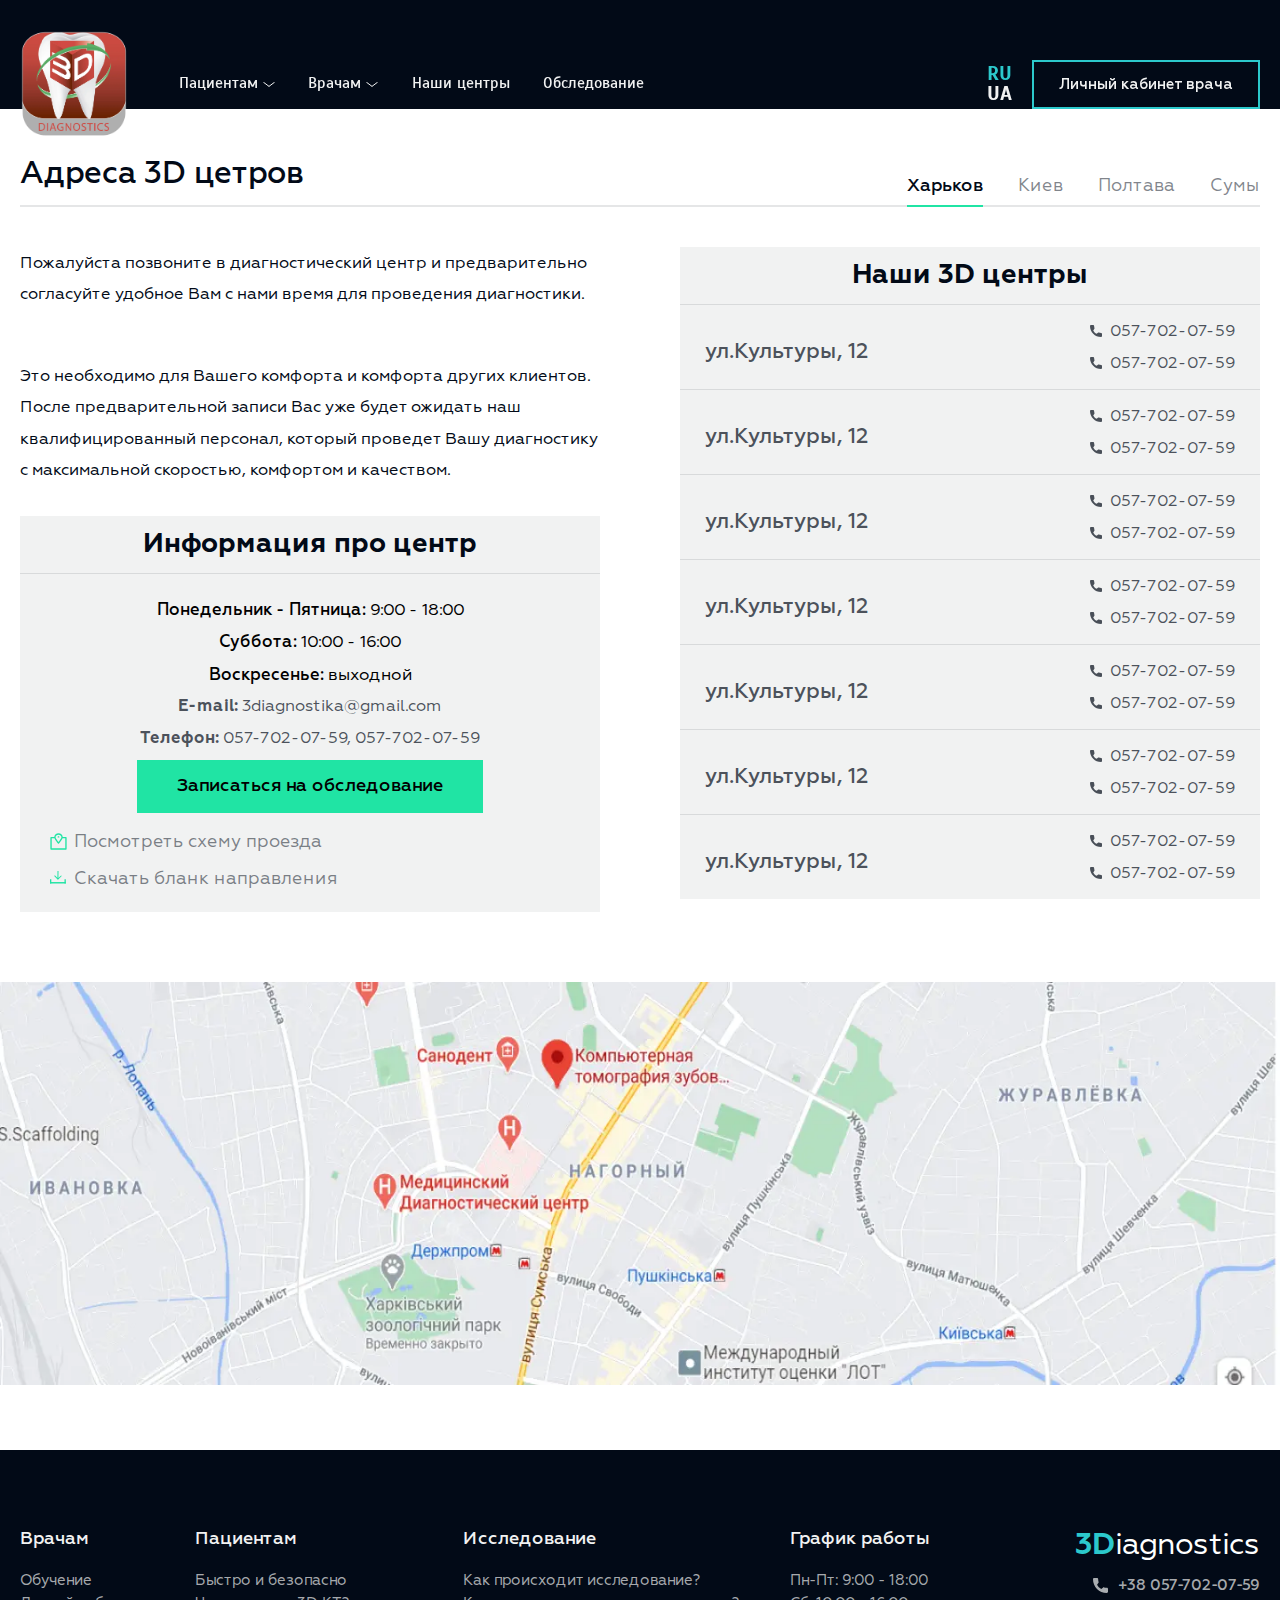
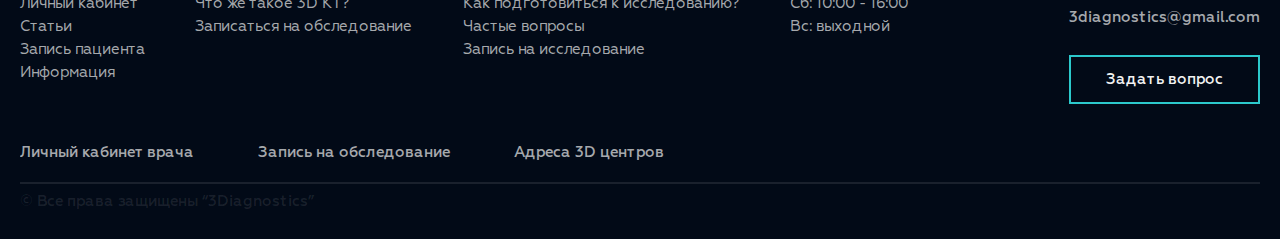
<file: centers.html>
<!DOCTYPE html><html lang="ru"><head>	<meta charset="utf-8">	<meta name="viewport" content="width=device-width, initial-scale=1">	<title>Адреса 3D центров | 3Diagnostics</title>	<link href="img/favicon/favicon.ico" rel="icon" sizes="16x16 32x32 64x64 128x128" type="image/vnd.microsoft.icon">	<link href="img/favicon/favicon.png" rel="apple-touch-icon" sizes="128x128">	<!-- шрифты -->	<link rel="preconnect" href="https://fonts.gstatic.com">	<link href="https://fonts.googleapis.com/css2?family=Scada:wght@400;700&display=swap" rel="stylesheet">	<link rel="stylesheet" href="css/fonts.min.css">	<!-- styles -->	<link rel="stylesheet" href="css/default.min.css">	<link rel="stylesheet" href="css/header.min.css">	<link rel="stylesheet" href="css/footer.min.css">	<link rel="stylesheet" href="css/centers.min.css">	<!-- libs -->	<script src="https://ajax.googleapis.com/ajax/libs/jquery/3.5.1/jquery.min.js"></script>	<link rel="stylesheet" href="https://unpkg.com/swiper/swiper-bundle.min.css"></head><body>	<div class="wrapper">		<header class="header">	<div class="header__container _container">		<a href="index.html" class="header__logo logo"><picture><source srcset="img/logo3D.webp" type="image/webp"><img src="img/logo3D.png"></picture></a>		<nav class="header__menu menu" data-da="header__mobile, 0, 992">			<ul class="menu__list">				<li class="menu__item menu__item_dropdown">					<a class="dropdown">Пациентам</a>					<ul class="dropdown-list">						<li class="dropdown-item"><a href="3dkt.html">Что же такое 3D KT?</a></li>						<li class="dropdown-item"><a href="fast-n-safe.html">Быстро и безопасно</a></li>					</ul>				</li>				<li class="menu__item menu__item_dropdown">					<a class="dropdown">Врачам</a>					<ul class="dropdown-list">						<li class="dropdown-item"><a href="education.html">Обучение</a></li>						<li class="dropdown-item"><a href="signin.html">Личный кабинет</a></li>						<li class="dropdown-item"><a href="article.html">Статьи</a></li>						<li class="dropdown-item"><a href="reg.html">Запись пациента</a></li>						<li class="dropdown-item menu__item_dropdown" id="change_class" data-da="menu__list, 2, 992">							<a class="dropdown">Информация</a>							<ul class="dropdown-list">								<li class="dropdown-item"><a href="therapists.html">Терапевтам</a></li>								<li class="dropdown-item"><a href="#">Хирургам-имплантологам</a></li>								<li class="dropdown-item"><a href="#">Челюстно-лицевым хирургам</a></li>								<li class="dropdown-item"><a href="#">Пародонтологам</a></li>								<li class="dropdown-item"><a href="#">Ортопедам</a></li>								<li class="dropdown-item"><a href="#">Ортодонам</a></li>								<li class="dropdown-item"><a href="#">ЛОРам</a></li>							</ul>						</li>					</ul>				</li>				<li class="menu__item"><a href="centers.html">Наши центры</a></li>				<li class="menu__item"><a href="reg.html">Обследование</a></li>			</ul>		</nav>		<div class="header__contacts" data-da="header__mobile, 1, 992">			<a href="tel:0577020759" class="header__phone phone">				<svg viewBox="0 0 15 15" fill="none" xmlns="http://www.w3.org/2000/svg"><path d="M13.7964 9.84578C12.878 9.84578 11.9763 9.70215 11.1218 9.41977C10.7031 9.27695 10.1884 9.40797 9.93285 9.67043L8.24625 10.9436C6.29027 9.89953 5.08543 8.69508 4.05559 6.75379L5.29133 5.11113C5.61238 4.79051 5.72754 4.32215 5.58957 3.8827C5.30598 3.02371 5.16191 2.12242 5.16191 1.20367C5.16195 0.539961 4.62199 0 3.95832 0H1.20363C0.539961 0 0 0.539961 0 1.20363C0 8.81105 6.18898 15 13.7964 15C14.4601 15 15 14.46 15 13.7964V11.0494C15 10.3857 14.46 9.84578 13.7964 9.84578Z" /></svg>				<span>057-702-07-59</span>			</a>			<div class="header__lang lang">				<a href="#" class="lang__item _current" id="ru">RU</a>				<a href="#" class="lang__item" id="ua">UA</a>			</div>			<a href="signin.html" class="header__btn btn">Личный кабинет врача</a>		</div>		<div class="header__mobile"></div>		<div class="header__area"></div>		<div class="header__burger"><span></span></div>	</div></header>		<main class="page">			<section class="centers">				<div class="centers__container _container">					<div class="centers__head">						<div class="centers__title">Адреса 3D цетров</div>						<div class="centers__tab-container">							<div class="centers__tab centers-tab _current">Харьков</div>							<div class="centers__tab centers-tab">Киев</div>							<div class="centers__tab centers-tab">Полтава</div>							<div class="centers__tab centers-tab">Сумы</div>						</div>					</div>					<div class="centers__content">						<div class="centers__slide centers-slide _current">							<div class="centers-slide__main">								<div class="centers-slide__column centers-slide__general">									<div class="centers-slide__text">										<p>Пожалуйста позвоните в диагностический центр и предварительно согласуйте удобное Вам с нами время для проведения диагностики.</p>										<p>Это необходимо для Вашего комфорта и комфорта других клиентов. После предварительной записи Вас уже будет ожидать наш квалифицированный персонал, который проведет Вашу диагностику с максимальной скоростью, комфортом и качеством.</p>									</div>									<div class="centers-slide__center center">										<div class="centers-slide__caption">Информация про центр</div>										<div class="center__content">											<div class="center__timetable">												<div class="center__weekday"><span>Понедельник - Пятница: </span>9:00 - 18:00</div>												<div class="center__weekday"><span>Суббота: </span>10:00 - 16:00</div>												<div class="center__weekday"><span>Воскресенье: </span>выходной</div>											</div>											<div class="center__contacts">												<div class="center__link"><span class="center__link-label">E-mail: </span><a href="#">3diagnostika@gmail.com</a></div>												<div class="center__link"><span class="center__link-label">Телефон: </span><a href="#">057-702-07-59</a>, <a href="#">057-702-07-59</a></div>											</div>											<a href="reg.html" class="center__btn cyan-btn">Записаться на обследование</a>											<div class="center__addition">												<a href="#" class="center__cheme">Посмотреть схему проезда</a>												<a href="#" class="center__download">Скачать бланк направления</a>											</div>										</div>									</div>								</div>								<div class="centers-slide__column centers-slide__centers slide-centers">									<div class="slide-centers__body">										<div class="centers-slide__caption">Наши 3D центры</div>										<div class="slide-centers__row">											<div class="slide-centers__address">ул.<wbr>Культуры, 12</div>											<div class="slide-centers__nums">												<a href="#" class="slide-centers__phone">057-702-07-59</a>												<a href="#" class="slide-centers__phone">057-702-07-59</a>											</div>										</div>										<div class="slide-centers__row">											<div class="slide-centers__address">ул.<wbr>Культуры, 12</div>											<div class="slide-centers__nums">												<a href="#" class="slide-centers__phone">057-702-07-59</a>												<a href="#" class="slide-centers__phone">057-702-07-59</a>											</div>										</div>										<div class="slide-centers__row">											<div class="slide-centers__address">ул.<wbr>Культуры, 12</div>											<div class="slide-centers__nums">												<a href="#" class="slide-centers__phone">057-702-07-59</a>												<a href="#" class="slide-centers__phone">057-702-07-59</a>											</div>										</div>										<div class="slide-centers__row">											<div class="slide-centers__address">ул.<wbr>Культуры, 12</div>											<div class="slide-centers__nums">												<a href="#" class="slide-centers__phone">057-702-07-59</a>												<a href="#" class="slide-centers__phone">057-702-07-59</a>											</div>										</div>										<div class="slide-centers__row">											<div class="slide-centers__address">ул.<wbr>Культуры, 12</div>											<div class="slide-centers__nums">												<a href="#" class="slide-centers__phone">057-702-07-59</a>												<a href="#" class="slide-centers__phone">057-702-07-59</a>											</div>										</div>										<div class="slide-centers__row">											<div class="slide-centers__address">ул.<wbr>Культуры, 12</div>											<div class="slide-centers__nums">												<a href="#" class="slide-centers__phone">057-702-07-59</a>												<a href="#" class="slide-centers__phone">057-702-07-59</a>											</div>										</div>										<div class="slide-centers__row">											<div class="slide-centers__address">ул.<wbr>Культуры, 12</div>											<div class="slide-centers__nums">												<a href="#" class="slide-centers__phone">057-702-07-59</a>												<a href="#" class="slide-centers__phone">057-702-07-59</a>											</div>										</div>									</div>								</div>							</div>							<div class="centers-slide__map"><picture><source srcset="img/map.webp" type="image/webp"><img src="img/map.jpg"></picture></div>						</div>						<div class="centers__slide centers-slide">							<div class="centers-slide__main">								<div class="centers-slide__column centers-slide__general">									<div class="centers-slide__text">										<p>Пожалуйста позвоните в диагностический центр и предварительно согласуйте удобное Вам с нами время для проведения диагностики.</p>										<p>Это необходимо для Вашего комфорта и комфорта других клиентов. После предварительной записи Вас уже будет ожидать наш квалифицированный персонал, который проведет Вашу диагностику с максимальной скоростью, комфортом и качеством.</p>									</div>									<div class="centers-slide__center center">										<div class="centers-slide__caption">Информация про центр</div>										<div class="center__content">											<div class="center__timetable">												<div class="center__weekday"><span>Понедельник - Пятница: </span>9:00 - 18:00</div>												<div class="center__weekday"><span>Суббота: </span>10:00 - 16:00</div>												<div class="center__weekday"><span>Воскресенье: </span>выходной</div>											</div>											<div class="center__contacts">												<div class="center__link"><span class="center__link-label">E-mail: </span><a href="#">3diagnostika@gmail.com</a></div>												<div class="center__link"><span class="center__link-label">Телефон: </span><a href="#">057-702-07-59</a>, <a href="#">057-702-07-59</a></div>											</div>											<a href="reg.html" class="center__btn cyan-btn">Записаться на обследование</a>											<div class="center__addition">												<a href="#" class="center__cheme">Посмотреть схему проезда</a>												<a href="#" class="center__download">Скачать бланк направления</a>											</div>										</div>									</div>								</div>								<div class="centers-slide__column centers-slide__centers slide-centers">									<div class="slide-centers__body">										<div class="centers-slide__caption">Наши 3D центры</div>										<div class="slide-centers__row">											<div class="slide-centers__address">ул.<wbr>Культуры, 12</div>											<div class="slide-centers__nums">												<a href="#" class="slide-centers__phone">057-702-07-59</a>												<a href="#" class="slide-centers__phone">057-702-07-59</a>											</div>										</div>										<div class="slide-centers__row">											<div class="slide-centers__address">ул.<wbr>Культуры, 12</div>											<div class="slide-centers__nums">												<a href="#" class="slide-centers__phone">057-702-07-59</a>												<a href="#" class="slide-centers__phone">057-702-07-59</a>											</div>										</div>										<div class="slide-centers__row">											<div class="slide-centers__address">ул.<wbr>Культуры, 12</div>											<div class="slide-centers__nums">												<a href="#" class="slide-centers__phone">057-702-07-59</a>												<a href="#" class="slide-centers__phone">057-702-07-59</a>											</div>										</div>										<div class="slide-centers__row">											<div class="slide-centers__address">ул.<wbr>Культуры, 12</div>											<div class="slide-centers__nums">												<a href="#" class="slide-centers__phone">057-702-07-59</a>												<a href="#" class="slide-centers__phone">057-702-07-59</a>											</div>										</div>										<div class="slide-centers__row">											<div class="slide-centers__address">ул.<wbr>Культуры, 12</div>											<div class="slide-centers__nums">												<a href="#" class="slide-centers__phone">057-702-07-59</a>												<a href="#" class="slide-centers__phone">057-702-07-59</a>											</div>										</div>									</div>								</div>							</div>							<div class="centers-slide__map"><picture><source srcset="img/map.webp" type="image/webp"><img src="img/map.jpg"></picture></div>						</div>						<div class="centers__slide centers-slide">							<div class="centers-slide__main">								<div class="centers-slide__column centers-slide__general">									<div class="centers-slide__text">										<p>Пожалуйста позвоните в диагностический центр и предварительно согласуйте удобное Вам с нами время для проведения диагностики.</p>										<p>Это необходимо для Вашего комфорта и комфорта других клиентов. После предварительной записи Вас уже будет ожидать наш квалифицированный персонал, который проведет Вашу диагностику с максимальной скоростью, комфортом и качеством.</p>									</div>									<div class="centers-slide__center center">										<div class="centers-slide__caption">Информация про центр</div>										<div class="center__content">											<div class="center__timetable">												<div class="center__weekday"><span>Понедельник - Пятница: </span>9:00 - 18:00</div>												<div class="center__weekday"><span>Суббота: </span>10:00 - 16:00</div>												<div class="center__weekday"><span>Воскресенье: </span>выходной</div>											</div>											<div class="center__contacts">												<div class="center__link"><span class="center__link-label">E-mail: </span><a href="#">3diagnostika@gmail.com</a></div>												<div class="center__link"><span class="center__link-label">Телефон: </span><a href="#">057-702-07-59</a>, <a href="#">057-702-07-59</a></div>											</div>											<a href="reg.html" class="center__btn cyan-btn">Записаться на обследование</a>											<div class="center__addition">												<a href="#" class="center__cheme">Посмотреть схему проезда</a>												<a href="#" class="center__download">Скачать бланк направления</a>											</div>										</div>									</div>								</div>								<div class="centers-slide__column centers-slide__centers slide-centers">									<div class="slide-centers__body">										<div class="centers-slide__caption">Наши 3D центры</div>										<div class="slide-centers__row">											<div class="slide-centers__address">ул.<wbr>Культуры, 12</div>											<div class="slide-centers__nums">												<a href="#" class="slide-centers__phone">057-702-07-59</a>												<a href="#" class="slide-centers__phone">057-702-07-59</a>											</div>										</div>										<div class="slide-centers__row">											<div class="slide-centers__address">ул.<wbr>Культуры, 12</div>											<div class="slide-centers__nums">												<a href="#" class="slide-centers__phone">057-702-07-59</a>												<a href="#" class="slide-centers__phone">057-702-07-59</a>											</div>										</div>										<div class="slide-centers__row">											<div class="slide-centers__address">ул.<wbr>Культуры, 12</div>											<div class="slide-centers__nums">												<a href="#" class="slide-centers__phone">057-702-07-59</a>												<a href="#" class="slide-centers__phone">057-702-07-59</a>											</div>										</div>										<div class="slide-centers__row">											<div class="slide-centers__address">ул.<wbr>Культуры, 12</div>											<div class="slide-centers__nums">												<a href="#" class="slide-centers__phone">057-702-07-59</a>												<a href="#" class="slide-centers__phone">057-702-07-59</a>											</div>										</div>										<div class="slide-centers__row">											<div class="slide-centers__address">ул.<wbr>Культуры, 12</div>											<div class="slide-centers__nums">												<a href="#" class="slide-centers__phone">057-702-07-59</a>												<a href="#" class="slide-centers__phone">057-702-07-59</a>											</div>										</div>										<div class="slide-centers__row">											<div class="slide-centers__address">ул.<wbr>Культуры, 12</div>											<div class="slide-centers__nums">												<a href="#" class="slide-centers__phone">057-702-07-59</a>												<a href="#" class="slide-centers__phone">057-702-07-59</a>											</div>										</div>									</div>								</div>							</div>							<div class="centers-slide__map"><picture><source srcset="img/map.webp" type="image/webp"><img src="img/map.jpg"></picture></div>						</div>						<div class="centers__slide centers-slide">							<div class="centers-slide__main">								<div class="centers-slide__column centers-slide__general">									<div class="centers-slide__text">										<p>Пожалуйста позвоните в диагностический центр и предварительно согласуйте удобное Вам с нами время для проведения диагностики.</p>										<p>Это необходимо для Вашего комфорта и комфорта других клиентов. После предварительной записи Вас уже будет ожидать наш квалифицированный персонал, который проведет Вашу диагностику с максимальной скоростью, комфортом и качеством.</p>									</div>									<div class="centers-slide__center center">										<div class="centers-slide__caption">Информация про центр</div>										<div class="center__content">											<div class="center__timetable">												<div class="center__weekday"><span>Понедельник - Пятница: </span>9:00 - 18:00</div>												<div class="center__weekday"><span>Суббота: </span>10:00 - 16:00</div>												<div class="center__weekday"><span>Воскресенье: </span>выходной</div>											</div>											<div class="center__contacts">												<div class="center__link"><span class="center__link-label">E-mail: </span><a href="#">3diagnostika@gmail.com</a></div>												<div class="center__link"><span class="center__link-label">Телефон: </span><a href="#">057-702-07-59</a>, <a href="#">057-702-07-59</a></div>											</div>											<a href="reg.html" class="center__btn cyan-btn">Записаться на обследование</a>											<div class="center__addition">												<a href="#" class="center__cheme">Посмотреть схему проезда</a>												<a href="#" class="center__download">Скачать бланк направления</a>											</div>										</div>									</div>								</div>								<div class="centers-slide__column centers-slide__centers slide-centers">									<div class="slide-centers__body">										<div class="centers-slide__caption">Наши 3D центры</div>										<div class="slide-centers__row">											<div class="slide-centers__address">ул.<wbr>Культуры, 12</div>											<div class="slide-centers__nums">												<a href="#" class="slide-centers__phone">057-702-07-59</a>												<a href="#" class="slide-centers__phone">057-702-07-59</a>											</div>										</div>										<div class="slide-centers__row">											<div class="slide-centers__address">ул.<wbr>Культуры, 12</div>											<div class="slide-centers__nums">												<a href="#" class="slide-centers__phone">057-702-07-59</a>												<a href="#" class="slide-centers__phone">057-702-07-59</a>											</div>										</div>										<div class="slide-centers__row">											<div class="slide-centers__address">ул.<wbr>Культуры, 12</div>											<div class="slide-centers__nums">												<a href="#" class="slide-centers__phone">057-702-07-59</a>												<a href="#" class="slide-centers__phone">057-702-07-59</a>											</div>										</div>									</div>								</div>							</div>							<div class="centers-slide__map"><picture><source srcset="img/map.webp" type="image/webp"><img src="img/map.jpg"></picture></div>						</div>					</div>				</div>			</section>		</main>		<footer class="footer">	<div class="footer__container _container">		<div class="footer__top">			<div class="footer__content">				<div class="footer__column">					<div class="footer__column-name">Врачам</div>					<div class="footer__column-content">						<a href="education.html" class="footer__link">Обучение</a>						<a href="signin.html" class="footer__link">Личный кабинет</a>						<a href="article.html" class="footer__link">Статьи</a>						<a href="reg.html" class="footer__link">Запись пациента</a>						<a href="#" class="footer__link">Информация</a>					</div>				</div>				<div class="footer__column">					<div class="footer__column-name">Пациентам</div>					<div class="footer__column-content">						<a href="fast-n-safe.html" class="footer__link">Быстро и безопасно</a>						<a href="3dkt.html" class="footer__link">Что же такое 3D KT?</a>						<a href="reg.html" class="footer__link">Записаться на обследование</a>					</div>				</div>				<div class="footer__column">					<div class="footer__column-name">Исследование</div>					<div class="footer__column-content">						<a href="index.html#research-about" class="footer__link">Как происходит исследование?</a>						<a href="index.html#research-prepare" class="footer__link">Как подготовиться к исследованию?</a>						<a href="index.html#faq" class="footer__link">Частые вопросы</a>						<a href="reg.html" class="footer__link">Запись на исследование</a>					</div>				</div>				<div class="footer__column">					<div class="footer__column-name">График работы</div>					<div class="footer__column-content">						<div class="footer__link"><span>Пн-Пт:</span> 9:00 - 18:00</div>						<div class="footer__link"><span>Сб:</span> 10:00 - 16:00</div>						<div class="footer__link"><span>Вс:</span> выходной</div>					</div>				</div>			</div>			<div class="footer__info">				<a href="index.html" class="footer__logo logo"><span>3D</span>iagnostics</a>				<a href="#" class="footer__phone">					<svg width="15" height="15" viewBox="0 0 15 15" fill="none" xmlns="http://www.w3.org/2000/svg"><path d="M13.7964 9.84578C12.878 9.84578 11.9763 9.70215 11.1218 9.41977C10.7031 9.27695 10.1884 9.40797 9.93285 9.67043L8.24625 10.9436C6.29027 9.89953 5.08543 8.69508 4.05559 6.75379L5.29133 5.11113C5.61238 4.79051 5.72754 4.32215 5.58957 3.8827C5.30598 3.02371 5.16191 2.12242 5.16191 1.20367C5.16195 0.539961 4.62199 0 3.95832 0H1.20363C0.539961 0 0 0.539961 0 1.20363C0 8.81105 6.18898 15 13.7964 15C14.4601 15 15 14.46 15 13.7964V11.0494C15 10.3857 14.46 9.84578 13.7964 9.84578Z" /></svg>					<span>+38 057-702-07-59</span>				</a>				<a href="#" class="footer__email">3diagnostics@gmail.com</a>				<a href="#" class="footer__btn btn">Задать вопрос</a>			</div>		</div>		<div class="footer__bottom">			<div class="footer__bottom-links">				<div class="footer__bottom-content">					<a href="signin.html" class="footer__alone-link">Личный кабинет врача</a>					<a href="reg.html" class="footer__alone-link">Запись на обследование</a>					<a href="centers.html" class="footer__alone-link">Адреса 3D центров</a>				</div>			</div>			<div class="footer__copyright">&copy; Все права защищены “3Diagnostics” <span id="year"></span></div>		</div>	</div></footer>	</div>	<!-- scripts -->	<script src="https://unpkg.com/swiper/swiper-bundle.min.js"></script>	<script src="js/scripts.min.js"></script>	<script src="js/centers.min.js"></script></body></html>
</file>
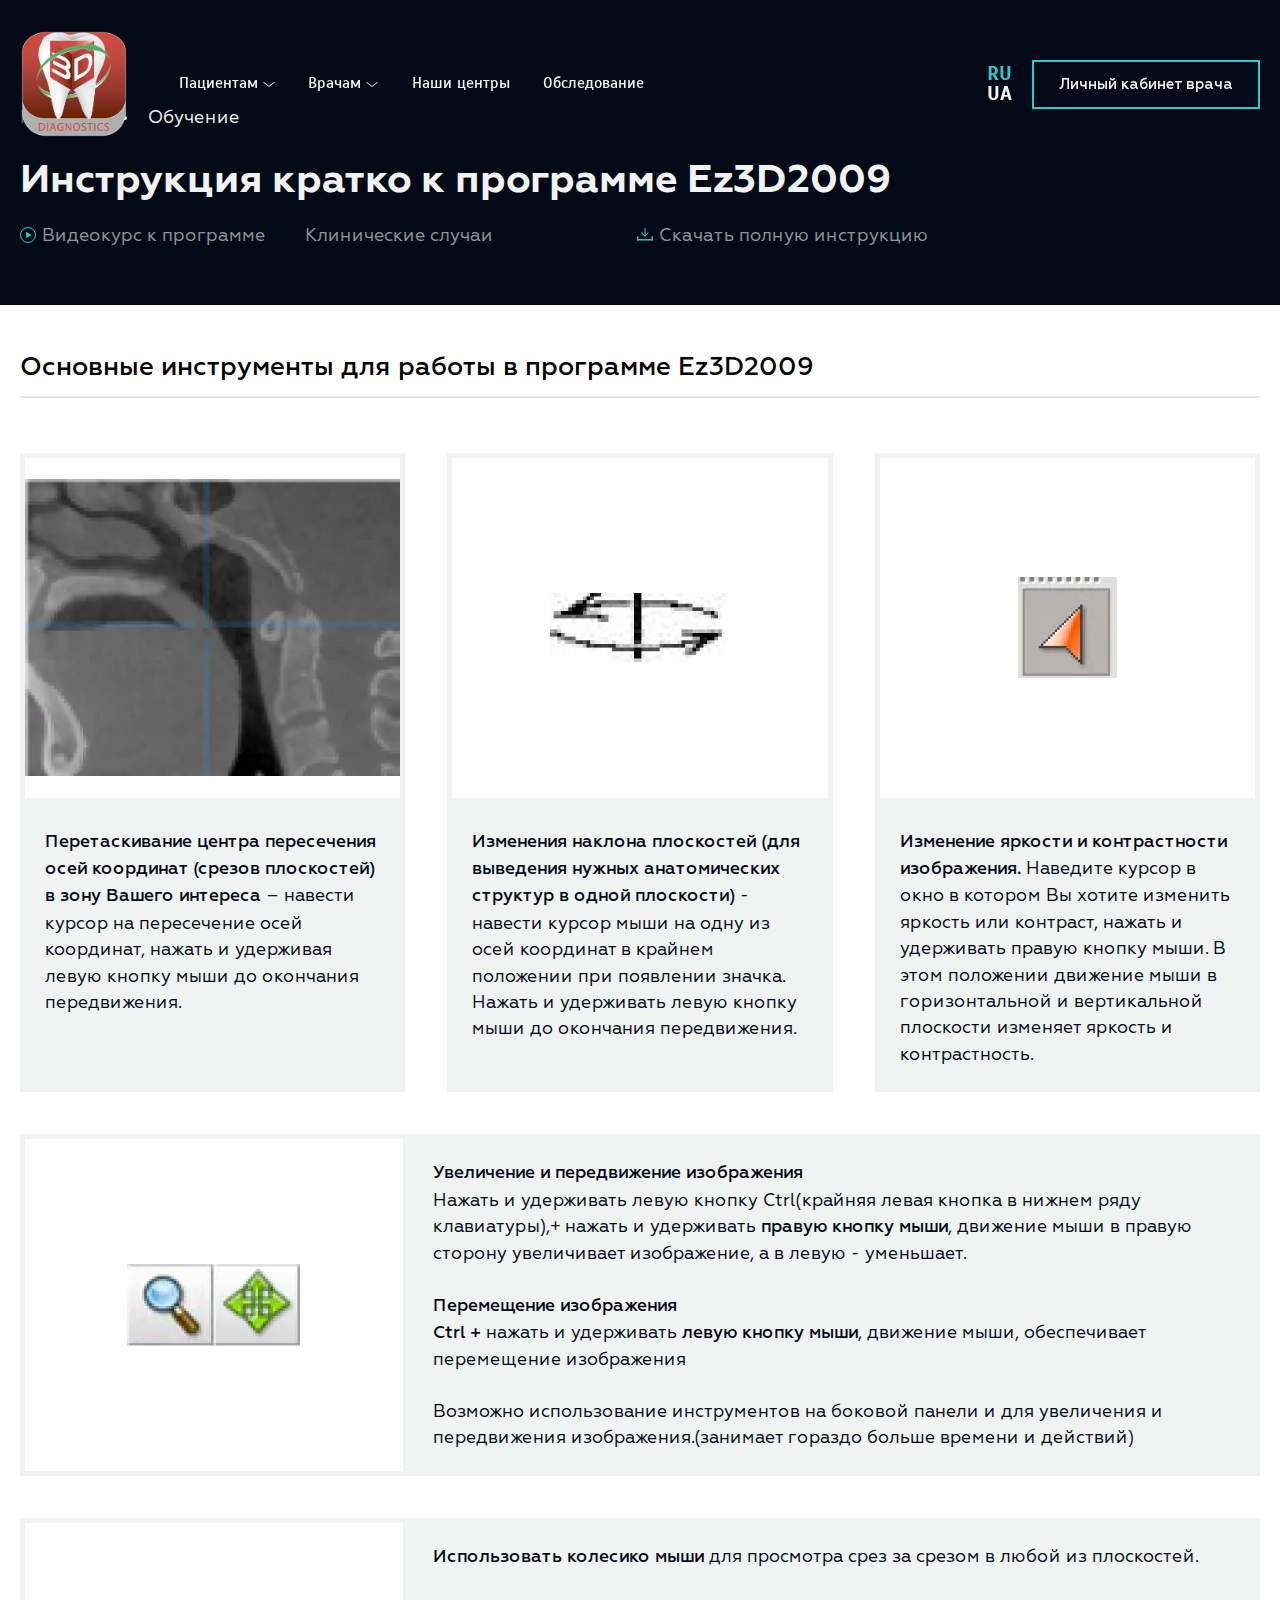
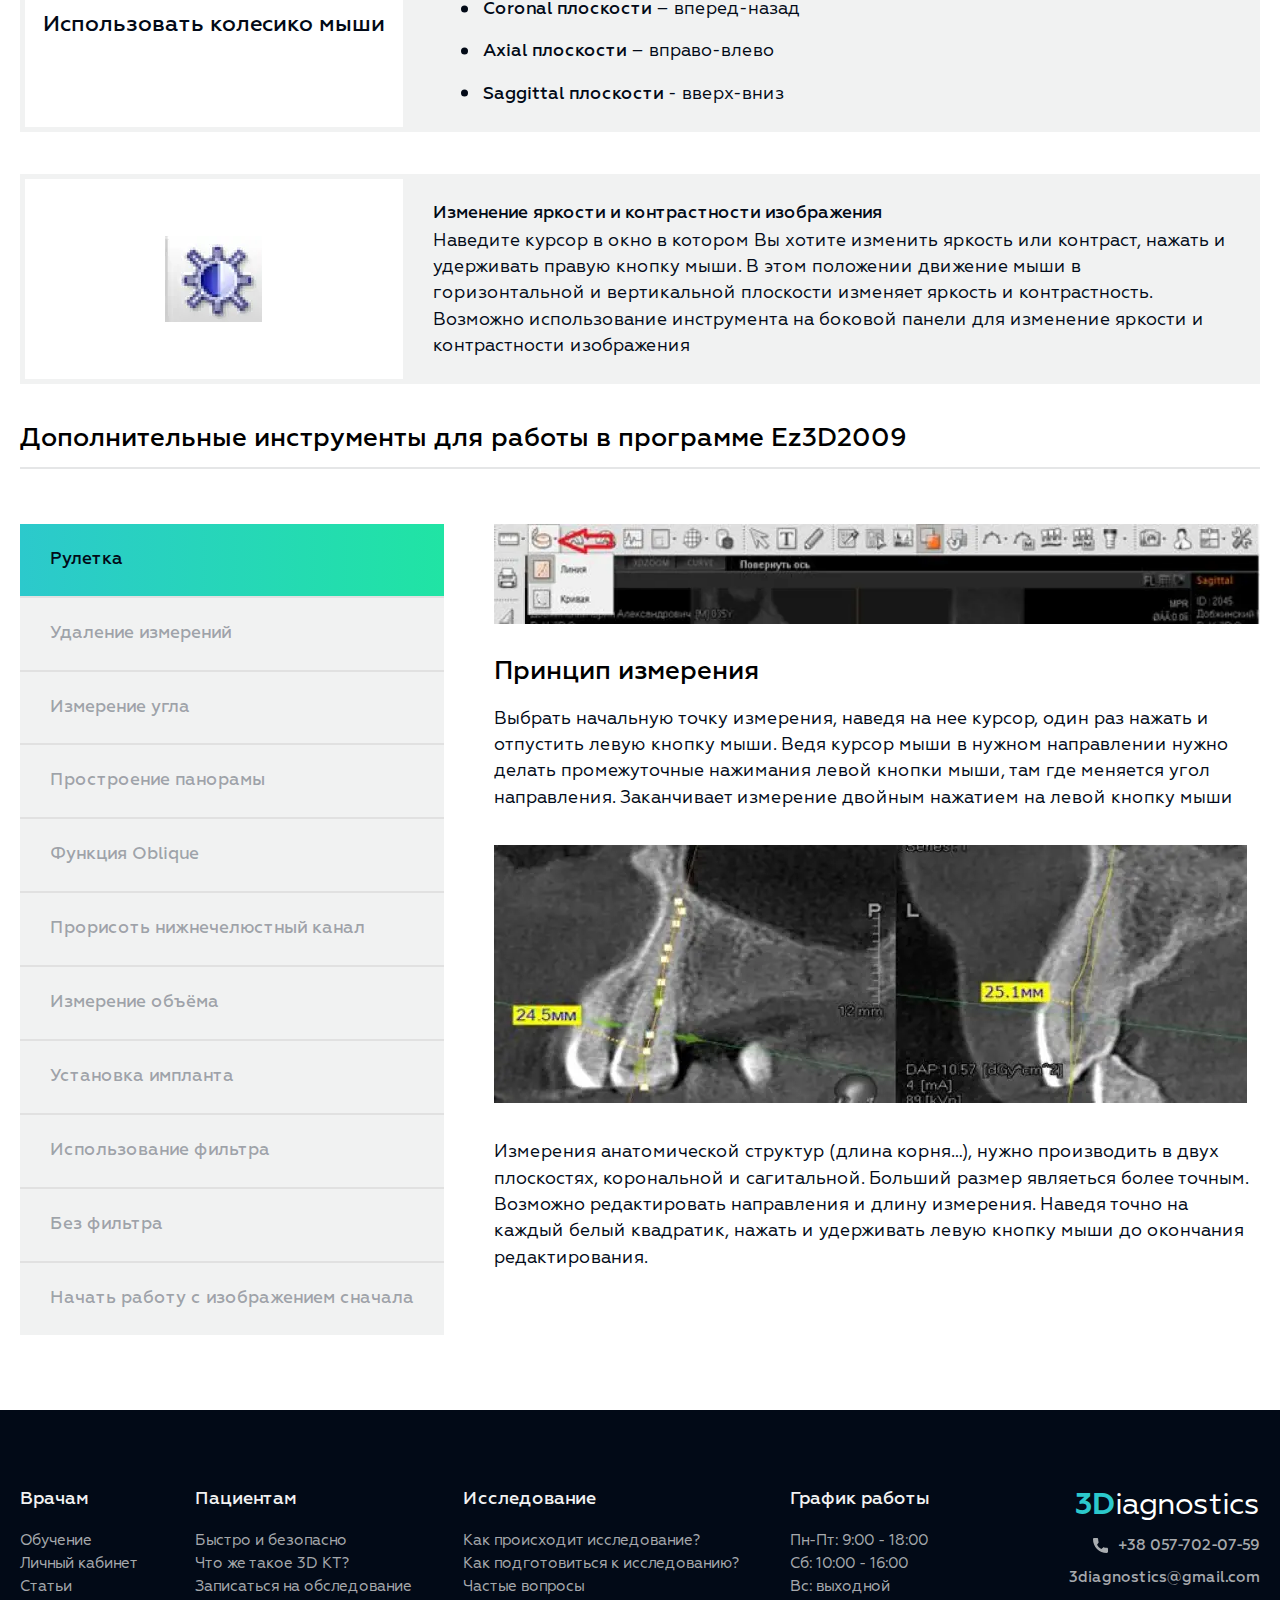
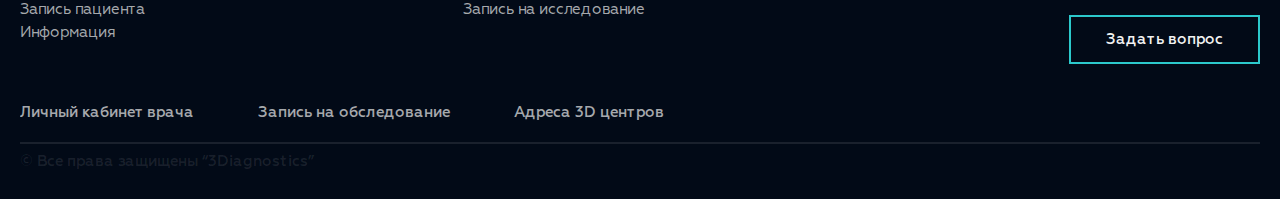
<file: education.html>
<!DOCTYPE html><html lang="ru"><head>	<meta charset="utf-8">	<meta name="viewport" content="width=device-width, initial-scale=1">	<title>Обучение | 3Diagnostics</title>	<link href="img/favicon/favicon.ico" rel="icon" sizes="16x16 32x32 64x64 128x128" type="image/vnd.microsoft.icon">	<link href="img/favicon/favicon.png" rel="apple-touch-icon" sizes="128x128">	<!-- шрифты -->	<link rel="preconnect" href="https://fonts.gstatic.com">	<link href="https://fonts.googleapis.com/css2?family=Scada:wght@400;700&display=swap" rel="stylesheet">	<link rel="stylesheet" href="css/fonts.min.css">	<!-- styles -->	<link rel="stylesheet" href="css/default.min.css">	<link rel="stylesheet" href="css/header.min.css">	<link rel="stylesheet" href="css/footer.min.css">	<link rel="stylesheet" href="css/education.min.css">	<!-- libs -->	<script src="https://ajax.googleapis.com/ajax/libs/jquery/3.5.1/jquery.min.js"></script></head><body>	<div class="wrapper">		<header class="header">	<div class="header__container _container">		<a href="index.html" class="header__logo logo"><picture><source srcset="img/logo3D.webp" type="image/webp"><img src="img/logo3D.png"></picture></a>		<nav class="header__menu menu" data-da="header__mobile, 0, 992">			<ul class="menu__list">				<li class="menu__item menu__item_dropdown">					<a class="dropdown">Пациентам</a>					<ul class="dropdown-list">						<li class="dropdown-item"><a href="3dkt.html">Что же такое 3D KT?</a></li>						<li class="dropdown-item"><a href="fast-n-safe.html">Быстро и безопасно</a></li>					</ul>				</li>				<li class="menu__item menu__item_dropdown">					<a class="dropdown">Врачам</a>					<ul class="dropdown-list">						<li class="dropdown-item"><a href="education.html">Обучение</a></li>						<li class="dropdown-item"><a href="signin.html">Личный кабинет</a></li>						<li class="dropdown-item"><a href="article.html">Статьи</a></li>						<li class="dropdown-item"><a href="reg.html">Запись пациента</a></li>						<li class="dropdown-item menu__item_dropdown" id="change_class" data-da="menu__list, 2, 992">							<a class="dropdown">Информация</a>							<ul class="dropdown-list">								<li class="dropdown-item"><a href="therapists.html">Терапевтам</a></li>								<li class="dropdown-item"><a href="#">Хирургам-имплантологам</a></li>								<li class="dropdown-item"><a href="#">Челюстно-лицевым хирургам</a></li>								<li class="dropdown-item"><a href="#">Пародонтологам</a></li>								<li class="dropdown-item"><a href="#">Ортопедам</a></li>								<li class="dropdown-item"><a href="#">Ортодонам</a></li>								<li class="dropdown-item"><a href="#">ЛОРам</a></li>							</ul>						</li>					</ul>				</li>				<li class="menu__item"><a href="centers.html">Наши центры</a></li>				<li class="menu__item"><a href="reg.html">Обследование</a></li>			</ul>		</nav>		<div class="header__contacts" data-da="header__mobile, 1, 992">			<a href="tel:0577020759" class="header__phone phone">				<svg viewBox="0 0 15 15" fill="none" xmlns="http://www.w3.org/2000/svg"><path d="M13.7964 9.84578C12.878 9.84578 11.9763 9.70215 11.1218 9.41977C10.7031 9.27695 10.1884 9.40797 9.93285 9.67043L8.24625 10.9436C6.29027 9.89953 5.08543 8.69508 4.05559 6.75379L5.29133 5.11113C5.61238 4.79051 5.72754 4.32215 5.58957 3.8827C5.30598 3.02371 5.16191 2.12242 5.16191 1.20367C5.16195 0.539961 4.62199 0 3.95832 0H1.20363C0.539961 0 0 0.539961 0 1.20363C0 8.81105 6.18898 15 13.7964 15C14.4601 15 15 14.46 15 13.7964V11.0494C15 10.3857 14.46 9.84578 13.7964 9.84578Z" /></svg>				<span>057-702-07-59</span>			</a>			<div class="header__lang lang">				<a href="#" class="lang__item _current" id="ru">RU</a>				<a href="#" class="lang__item" id="ua">UA</a>			</div>			<a href="signin.html" class="header__btn btn">Личный кабинет врача</a>		</div>		<div class="header__mobile"></div>		<div class="header__area"></div>		<div class="header__burger"><span></span></div>	</div></header>		<main class="page">			<nav class="nav">	<div class="nav__container _container">		<ul class="nav__list">			<li class="nav__item nav__item_nome"><a href="index.html">Главная</a></li>			<li class="nav__item nav__item_current"><a href="education.html">Обучение</a></li>		</ul>	</div></nav>			<section class="head">				<div class="head__container _container">					<div class="head__title">Инструкция кратко к программе Ez3D2009 </div>					<div class="head__content">						<div class="head__links-container">							<a href="#" class="head__link head__link_video">Видеокурс к программе</a>							<a href="#" class="head__link">Клинические случаи</a>						</div>						<div class="head__links-container">							<a href="#" class="head__link head__link_download">Скачать полную инструкцию</a>						</div>					</div>				</div>			</section>			<section class="edu">				<div class="edu__container _container">					<div class="edu__title">Основные инструменты для работы в программе Еz3D2009</div>					<div class="edu__content">						<div class="edu__column-container">							<div class="edu__column">								<div class="edu__wrapper">									<div class="edu__picture"><picture><source srcset="img/edu/1.webp" type="image/webp"><img src="img/edu/1.jpg"></picture></div>									<div class="edu__box">										<div class="edu__text"><span>Перетаскивание центра пересечения осей координат (срезов плоскостей) в зону Вашего интереса</span> – навести курсор на пересечение осей координат, нажать и удерживая левую кнопку мыши до окончания передвижения.</div>									</div>								</div>							</div>							<div class="edu__column">								<div class="edu__wrapper">									<div class="edu__picture"><picture><source srcset="img/edu/2.webp" type="image/webp"><img src="img/edu/2.jpg"></picture></div>									<div class="edu__box">										<div class="edu__text"><span>Изменения наклона плоскостей (для выведения нужных анатомических структур в одной плоскости)</span> - навести курсор мыши на одну из осей координат в крайнем положении при появлении значка. Нажать и удерживать левую кнопку мыши до окончания передвижения.</div>									</div>								</div>							</div>							<div class="edu__column">								<div class="edu__wrapper">									<div class="edu__picture"><picture><source srcset="img/edu/3.webp" type="image/webp"><img src="img/edu/3.jpg"></picture></div>									<div class="edu__box">										<div class="edu__text"><span>Изменение яркости и контрастности изображения.</span> Наведите курсор в окно в котором Вы хотите изменить яркость или контраст, нажать и удерживать правую кнопку мыши. В этом положении движение мыши в горизонтальной и вертикальной  плоскости изменяет яркость и контрастность.</div>									</div>								</div>							</div>						</div>						<div class="edu__row">							<div class="edu__wrapper">								<div class="edu__picture"><picture><source srcset="img/edu/4.webp" type="image/webp"><img src="img/edu/4.jpg"></picture></div>								<div class="edu__box">									<div class="edu__text">										<p><span>Увеличение и передвижение изображения</span></p>										<p>Нажать и удерживать левую кнопку Ctrl(крайняя левая кнопка в нижнем ряду клавиатуры),+ нажать и удерживать <span>правую кнопку мыши</span>, движение мыши в правую сторону  увеличивает изображение, а в левую - уменьшает.</p>									</div>									<div class="edu__text">										<p><span>Перемещение изображения</span></p>										<p><span>Ctrl +</span> нажать и удерживать <span>левую кнопку мыши</span>, движение мыши, обеспечивает перемещение изображения</p>									</div>									<div class="edu__text">Возможно использование инструментов на боковой панели и для увеличения и передвижения изображения.(занимает гораздо больше времени и действий)</div>								</div>							</div>						</div>						<div class="edu__row">							<div class="edu__wrapper">								<div class="edu__picture">Использовать колесико мыши</div>								<div class="edu__box">									<div class="edu__text"><span>Использовать колесико мыши</span> для просмотра срез за срезом в любой из плоскостей.</div>									<div class="edu__text">										<ul>											<li><span>Coronal плоскости</span> – вперед-назад</li>											<li><span>Axial плоскости</span> – вправо-влево</li>											<li><span>Saggittal плоскости</span> - вверх-вниз</li>										</ul>									</div>								</div>							</div>						</div>						<div class="edu__row">							<div class="edu__wrapper">								<div class="edu__picture"><picture><source srcset="img/edu/5.webp" type="image/webp"><img src="img/edu/5.jpg"></picture></div>								<div class="edu__box">									<div class="edu__text">										<p><span>Изменение яркости и контрастности изображения</span></p>										<p>Наведите курсор в окно в котором Вы хотите изменить яркость или контраст, нажать и удерживать правую кнопку мыши. В этом положении движение мыши в горизонтальной и вертикальной  плоскости изменяет яркость и контрастность. Возможно использование инструмента на боковой панели   для изменение яркости и контрастности изображения</p>									</div>								</div>							</div>						</div>					</div>					<div class="edu__title">Дополнительные инструменты для работы в программе Еz3D2009</div>					<div class="edu__tabs">						<div class="edu__tab-container">							<div class="edu__tab edu-tab _current">Рулетка</div>							<div class="edu__tab edu-tab">Удаление измерений</div>							<div class="edu__tab edu-tab">Измерение угла</div>							<div class="edu__tab edu-tab">Простроение панорамы</div>							<div class="edu__tab edu-tab">Функция Oblique</div>							<div class="edu__tab edu-tab">Прорисоть нижнечелюстный канал</div>							<div class="edu__tab edu-tab">Измерение объёма</div>							<div class="edu__tab edu-tab">Установка импланта</div>							<div class="edu__tab edu-tab">Использование фильтра</div>							<div class="edu__tab edu-tab">Без фильтра</div>							<div class="edu__tab edu-tab">Начать работу с изображением сначала</div>						</div>						<div class="edu__slides">							<div class="edu-slide _current">								<div class="edu-slide__picture"><picture><source srcset="img/edu/6.webp" type="image/webp"><img src="img/edu/6.jpg"></picture></div>								<div class="edu-slide__title">Принцип измерения</div>								<div class="edu-slide__text">Выбрать начальную точку измерения, наведя на нее курсор, один раз нажать и отпустить левую кнопку мыши. Ведя курсор мыши в нужном направлении нужно делать промежуточные нажимания левой кнопки мыши, там где меняется угол направления. Заканчивает измерение двойным нажатием на левой кнопку мыши</div>								<div class="edu-slide__picture"><picture><source srcset="img/edu/7.webp" type="image/webp"><img src="img/edu/7.jpg"></picture></div>								<div class="edu-slide__text">Измерения анатомической структур (длина корня…), нужно производить в двух плоскостях, корональной и сагитальной. Больший размер являеться более точным. Возможно редактировать направления и длину измерения. Наведя точно на каждый белый квадратик, нажать и удерживать левую кнопку мыши до окончания редактирования.</div>							</div>							<div class="edu-slide">								<div class="edu-slide__picture"><picture><source srcset="img/edu/6.webp" type="image/webp"><img src="img/edu/6.jpg"></picture></div>								<div class="edu-slide__title">Принцип измерения</div>								<div class="edu-slide__text">Выбрать начальную точку измерения, наведя на нее курсор, один раз нажать и отпустить левую кнопку мыши. Ведя курсор мыши в нужном направлении нужно делать промежуточные нажимания левой кнопки мыши, там где меняется угол направления. Заканчивает измерение двойным нажатием на левой кнопку мыши</div>								<div class="edu-slide__picture"><picture><source srcset="img/edu/7.webp" type="image/webp"><img src="img/edu/7.jpg"></picture></div>								<div class="edu-slide__text">Измерения анатомической структур (длина корня…), нужно производить в двух плоскостях, корональной и сагитальной. Больший размер являеться более точным. Возможно редактировать направления и длину измерения. Наведя точно на каждый белый квадратик, нажать и удерживать левую кнопку мыши до окончания редактирования.</div>							</div>							<div class="edu-slide">								<div class="edu-slide__picture"><picture><source srcset="img/edu/6.webp" type="image/webp"><img src="img/edu/6.jpg"></picture></div>								<div class="edu-slide__title">Принцип измерения</div>								<div class="edu-slide__text">Выбрать начальную точку измерения, наведя на нее курсор, один раз нажать и отпустить левую кнопку мыши. Ведя курсор мыши в нужном направлении нужно делать промежуточные нажимания левой кнопки мыши, там где меняется угол направления. Заканчивает измерение двойным нажатием на левой кнопку мыши</div>								<div class="edu-slide__picture"><picture><source srcset="img/edu/7.webp" type="image/webp"><img src="img/edu/7.jpg"></picture></div>								<div class="edu-slide__text">Измерения анатомической структур (длина корня…), нужно производить в двух плоскостях, корональной и сагитальной. Больший размер являеться более точным. Возможно редактировать направления и длину измерения. Наведя точно на каждый белый квадратик, нажать и удерживать левую кнопку мыши до окончания редактирования.</div>							</div>							<div class="edu-slide">								<div class="edu-slide__picture"><picture><source srcset="img/edu/6.webp" type="image/webp"><img src="img/edu/6.jpg"></picture></div>								<div class="edu-slide__title">Принцип измерения</div>								<div class="edu-slide__text">Выбрать начальную точку измерения, наведя на нее курсор, один раз нажать и отпустить левую кнопку мыши. Ведя курсор мыши в нужном направлении нужно делать промежуточные нажимания левой кнопки мыши, там где меняется угол направления. Заканчивает измерение двойным нажатием на левой кнопку мыши</div>								<div class="edu-slide__picture"><picture><source srcset="img/edu/7.webp" type="image/webp"><img src="img/edu/7.jpg"></picture></div>								<div class="edu-slide__text">Измерения анатомической структур (длина корня…), нужно производить в двух плоскостях, корональной и сагитальной. Больший размер являеться более точным. Возможно редактировать направления и длину измерения. Наведя точно на каждый белый квадратик, нажать и удерживать левую кнопку мыши до окончания редактирования.</div>							</div>							<div class="edu-slide">								<div class="edu-slide__picture"><picture><source srcset="img/edu/6.webp" type="image/webp"><img src="img/edu/6.jpg"></picture></div>								<div class="edu-slide__title">Принцип измерения</div>								<div class="edu-slide__text">Выбрать начальную точку измерения, наведя на нее курсор, один раз нажать и отпустить левую кнопку мыши. Ведя курсор мыши в нужном направлении нужно делать промежуточные нажимания левой кнопки мыши, там где меняется угол направления. Заканчивает измерение двойным нажатием на левой кнопку мыши</div>								<div class="edu-slide__picture"><picture><source srcset="img/edu/7.webp" type="image/webp"><img src="img/edu/7.jpg"></picture></div>								<div class="edu-slide__text">Измерения анатомической структур (длина корня…), нужно производить в двух плоскостях, корональной и сагитальной. Больший размер являеться более точным. Возможно редактировать направления и длину измерения. Наведя точно на каждый белый квадратик, нажать и удерживать левую кнопку мыши до окончания редактирования.</div>							</div>							<div class="edu-slide">								<div class="edu-slide__picture"><picture><source srcset="img/edu/6.webp" type="image/webp"><img src="img/edu/6.jpg"></picture></div>								<div class="edu-slide__title">Принцип измерения</div>								<div class="edu-slide__text">Выбрать начальную точку измерения, наведя на нее курсор, один раз нажать и отпустить левую кнопку мыши. Ведя курсор мыши в нужном направлении нужно делать промежуточные нажимания левой кнопки мыши, там где меняется угол направления. Заканчивает измерение двойным нажатием на левой кнопку мыши</div>								<div class="edu-slide__picture"><picture><source srcset="img/edu/7.webp" type="image/webp"><img src="img/edu/7.jpg"></picture></div>								<div class="edu-slide__text">Измерения анатомической структур (длина корня…), нужно производить в двух плоскостях, корональной и сагитальной. Больший размер являеться более точным. Возможно редактировать направления и длину измерения. Наведя точно на каждый белый квадратик, нажать и удерживать левую кнопку мыши до окончания редактирования.</div>							</div>							<div class="edu-slide">								<div class="edu-slide__picture"><picture><source srcset="img/edu/6.webp" type="image/webp"><img src="img/edu/6.jpg"></picture></div>								<div class="edu-slide__title">Принцип измерения</div>								<div class="edu-slide__text">Выбрать начальную точку измерения, наведя на нее курсор, один раз нажать и отпустить левую кнопку мыши. Ведя курсор мыши в нужном направлении нужно делать промежуточные нажимания левой кнопки мыши, там где меняется угол направления. Заканчивает измерение двойным нажатием на левой кнопку мыши</div>								<div class="edu-slide__picture"><picture><source srcset="img/edu/7.webp" type="image/webp"><img src="img/edu/7.jpg"></picture></div>								<div class="edu-slide__text">Измерения анатомической структур (длина корня…), нужно производить в двух плоскостях, корональной и сагитальной. Больший размер являеться более точным. Возможно редактировать направления и длину измерения. Наведя точно на каждый белый квадратик, нажать и удерживать левую кнопку мыши до окончания редактирования.</div>							</div>							<div class="edu-slide">								<div class="edu-slide__picture"><picture><source srcset="img/edu/6.webp" type="image/webp"><img src="img/edu/6.jpg"></picture></div>								<div class="edu-slide__title">Принцип измерения</div>								<div class="edu-slide__text">Выбрать начальную точку измерения, наведя на нее курсор, один раз нажать и отпустить левую кнопку мыши. Ведя курсор мыши в нужном направлении нужно делать промежуточные нажимания левой кнопки мыши, там где меняется угол направления. Заканчивает измерение двойным нажатием на левой кнопку мыши</div>								<div class="edu-slide__picture"><picture><source srcset="img/edu/7.webp" type="image/webp"><img src="img/edu/7.jpg"></picture></div>								<div class="edu-slide__text">Измерения анатомической структур (длина корня…), нужно производить в двух плоскостях, корональной и сагитальной. Больший размер являеться более точным. Возможно редактировать направления и длину измерения. Наведя точно на каждый белый квадратик, нажать и удерживать левую кнопку мыши до окончания редактирования.</div>							</div>							<div class="edu-slide">								<div class="edu-slide__picture"><picture><source srcset="img/edu/6.webp" type="image/webp"><img src="img/edu/6.jpg"></picture></div>								<div class="edu-slide__title">Принцип измерения</div>								<div class="edu-slide__text">Выбрать начальную точку измерения, наведя на нее курсор, один раз нажать и отпустить левую кнопку мыши. Ведя курсор мыши в нужном направлении нужно делать промежуточные нажимания левой кнопки мыши, там где меняется угол направления. Заканчивает измерение двойным нажатием на левой кнопку мыши</div>								<div class="edu-slide__picture"><picture><source srcset="img/edu/7.webp" type="image/webp"><img src="img/edu/7.jpg"></picture></div>								<div class="edu-slide__text">Измерения анатомической структур (длина корня…), нужно производить в двух плоскостях, корональной и сагитальной. Больший размер являеться более точным. Возможно редактировать направления и длину измерения. Наведя точно на каждый белый квадратик, нажать и удерживать левую кнопку мыши до окончания редактирования.</div>							</div>							<div class="edu-slide">								<div class="edu-slide__picture"><picture><source srcset="img/edu/6.webp" type="image/webp"><img src="img/edu/6.jpg"></picture></div>								<div class="edu-slide__title">Принцип измерения</div>								<div class="edu-slide__text">Выбрать начальную точку измерения, наведя на нее курсор, один раз нажать и отпустить левую кнопку мыши. Ведя курсор мыши в нужном направлении нужно делать промежуточные нажимания левой кнопки мыши, там где меняется угол направления. Заканчивает измерение двойным нажатием на левой кнопку мыши</div>								<div class="edu-slide__picture"><picture><source srcset="img/edu/7.webp" type="image/webp"><img src="img/edu/7.jpg"></picture></div>								<div class="edu-slide__text">Измерения анатомической структур (длина корня…), нужно производить в двух плоскостях, корональной и сагитальной. Больший размер являеться более точным. Возможно редактировать направления и длину измерения. Наведя точно на каждый белый квадратик, нажать и удерживать левую кнопку мыши до окончания редактирования.</div>							</div>							<div class="edu-slide">								<div class="edu-slide__picture"><picture><source srcset="img/edu/6.webp" type="image/webp"><img src="img/edu/6.jpg"></picture></div>								<div class="edu-slide__title">Принцип измерения</div>								<div class="edu-slide__text">Выбрать начальную точку измерения, наведя на нее курсор, один раз нажать и отпустить левую кнопку мыши. Ведя курсор мыши в нужном направлении нужно делать промежуточные нажимания левой кнопки мыши, там где меняется угол направления. Заканчивает измерение двойным нажатием на левой кнопку мыши</div>								<div class="edu-slide__picture"><picture><source srcset="img/edu/7.webp" type="image/webp"><img src="img/edu/7.jpg"></picture></div>								<div class="edu-slide__text">Измерения анатомической структур (длина корня…), нужно производить в двух плоскостях, корональной и сагитальной. Больший размер являеться более точным. Возможно редактировать направления и длину измерения. Наведя точно на каждый белый квадратик, нажать и удерживать левую кнопку мыши до окончания редактирования.</div>							</div>						</div>					</div>				</div>			</section>		</main>		<footer class="footer">	<div class="footer__container _container">		<div class="footer__top">			<div class="footer__content">				<div class="footer__column">					<div class="footer__column-name">Врачам</div>					<div class="footer__column-content">						<a href="education.html" class="footer__link">Обучение</a>						<a href="signin.html" class="footer__link">Личный кабинет</a>						<a href="article.html" class="footer__link">Статьи</a>						<a href="reg.html" class="footer__link">Запись пациента</a>						<a href="#" class="footer__link">Информация</a>					</div>				</div>				<div class="footer__column">					<div class="footer__column-name">Пациентам</div>					<div class="footer__column-content">						<a href="fast-n-safe.html" class="footer__link">Быстро и безопасно</a>						<a href="3dkt.html" class="footer__link">Что же такое 3D KT?</a>						<a href="reg.html" class="footer__link">Записаться на обследование</a>					</div>				</div>				<div class="footer__column">					<div class="footer__column-name">Исследование</div>					<div class="footer__column-content">						<a href="index.html#research-about" class="footer__link">Как происходит исследование?</a>						<a href="index.html#research-prepare" class="footer__link">Как подготовиться к исследованию?</a>						<a href="index.html#faq" class="footer__link">Частые вопросы</a>						<a href="reg.html" class="footer__link">Запись на исследование</a>					</div>				</div>				<div class="footer__column">					<div class="footer__column-name">График работы</div>					<div class="footer__column-content">						<div class="footer__link"><span>Пн-Пт:</span> 9:00 - 18:00</div>						<div class="footer__link"><span>Сб:</span> 10:00 - 16:00</div>						<div class="footer__link"><span>Вс:</span> выходной</div>					</div>				</div>			</div>			<div class="footer__info">				<a href="index.html" class="footer__logo logo"><span>3D</span>iagnostics</a>				<a href="#" class="footer__phone">					<svg width="15" height="15" viewBox="0 0 15 15" fill="none" xmlns="http://www.w3.org/2000/svg"><path d="M13.7964 9.84578C12.878 9.84578 11.9763 9.70215 11.1218 9.41977C10.7031 9.27695 10.1884 9.40797 9.93285 9.67043L8.24625 10.9436C6.29027 9.89953 5.08543 8.69508 4.05559 6.75379L5.29133 5.11113C5.61238 4.79051 5.72754 4.32215 5.58957 3.8827C5.30598 3.02371 5.16191 2.12242 5.16191 1.20367C5.16195 0.539961 4.62199 0 3.95832 0H1.20363C0.539961 0 0 0.539961 0 1.20363C0 8.81105 6.18898 15 13.7964 15C14.4601 15 15 14.46 15 13.7964V11.0494C15 10.3857 14.46 9.84578 13.7964 9.84578Z" /></svg>					<span>+38 057-702-07-59</span>				</a>				<a href="#" class="footer__email">3diagnostics@gmail.com</a>				<a href="#" class="footer__btn btn">Задать вопрос</a>			</div>		</div>		<div class="footer__bottom">			<div class="footer__bottom-links">				<div class="footer__bottom-content">					<a href="signin.html" class="footer__alone-link">Личный кабинет врача</a>					<a href="reg.html" class="footer__alone-link">Запись на обследование</a>					<a href="centers.html" class="footer__alone-link">Адреса 3D центров</a>				</div>			</div>			<div class="footer__copyright">&copy; Все права защищены “3Diagnostics” <span id="year"></span></div>		</div>	</div></footer>	</div>	<!-- scripts -->	<script src="js/scripts.min.js"></script>	<script>		let tab = $('.edu-tab');		let slide = $('.edu-slide');		tab.click(function() {			tab.removeClass('_current');			$(this).addClass('_current');			slide.removeClass('_current');			slide.eq($(this).index()).addClass('_current');		});	</script></body></html>
</file>
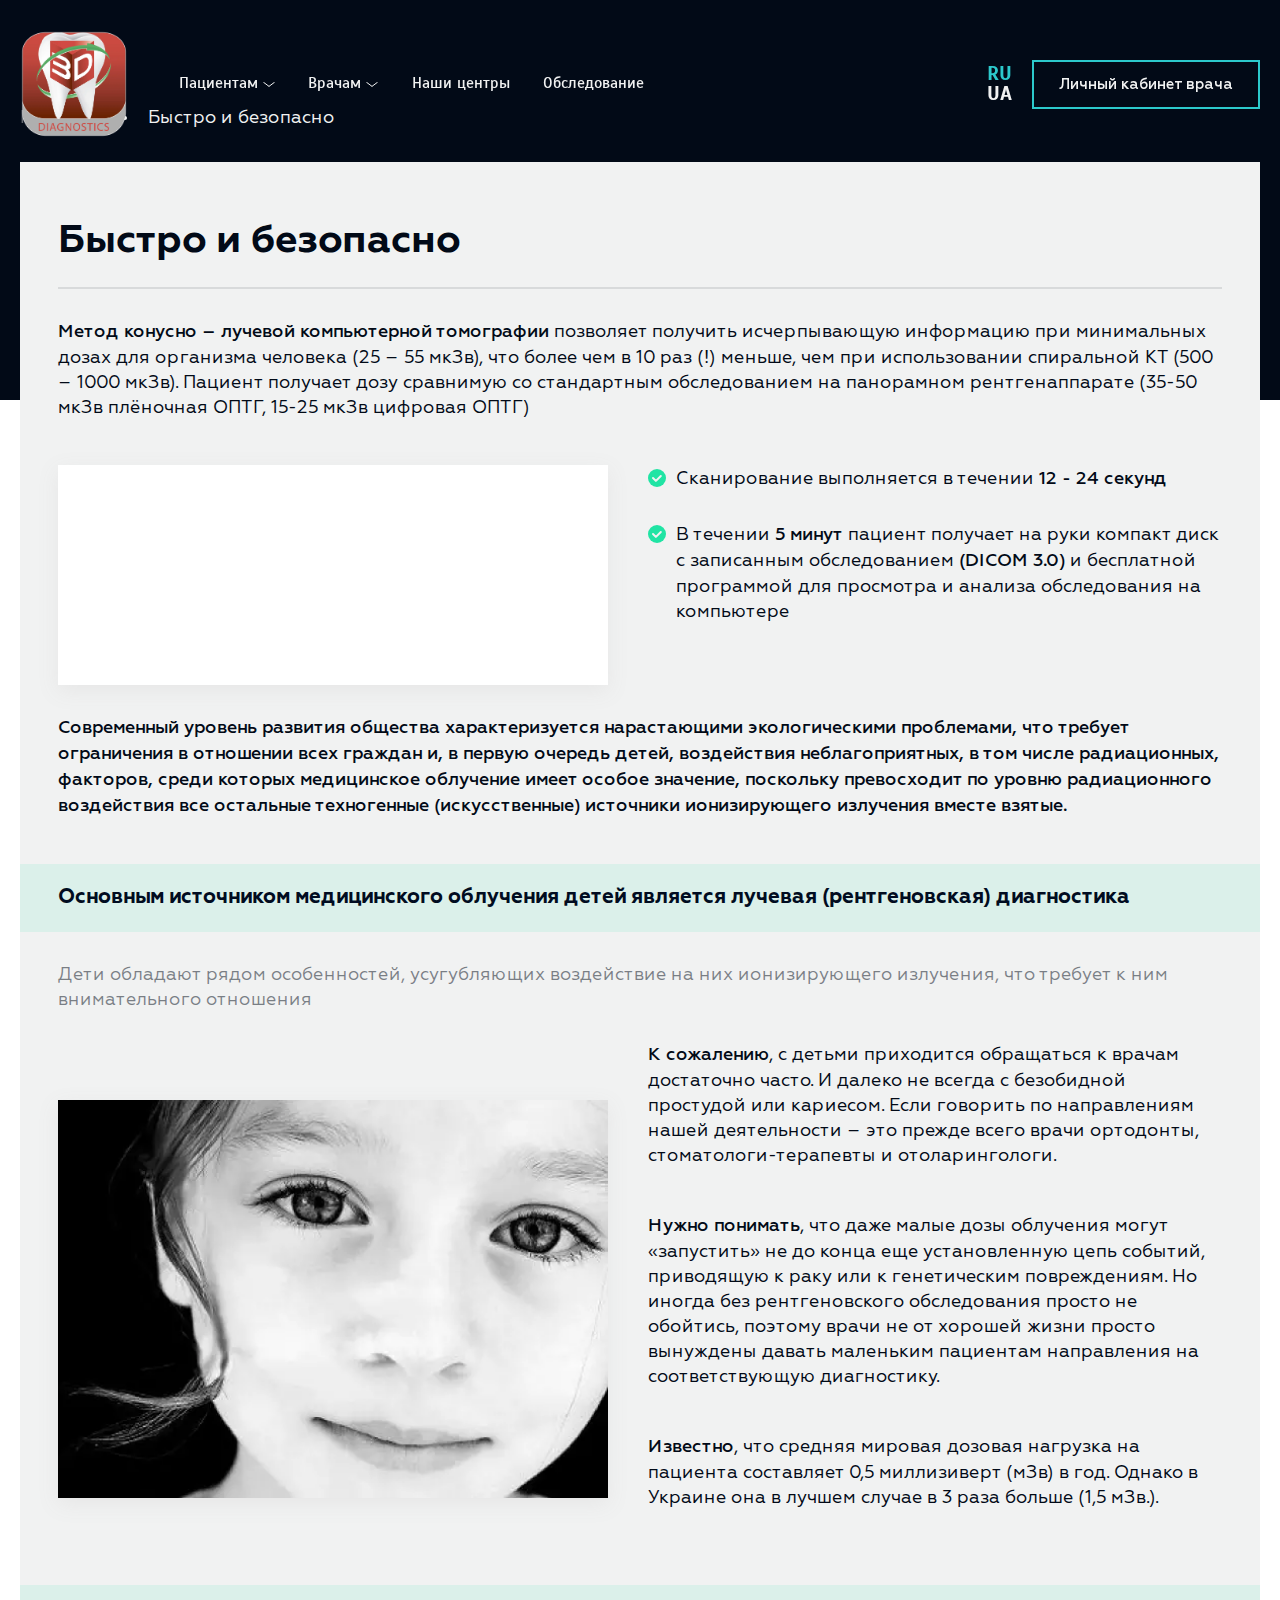
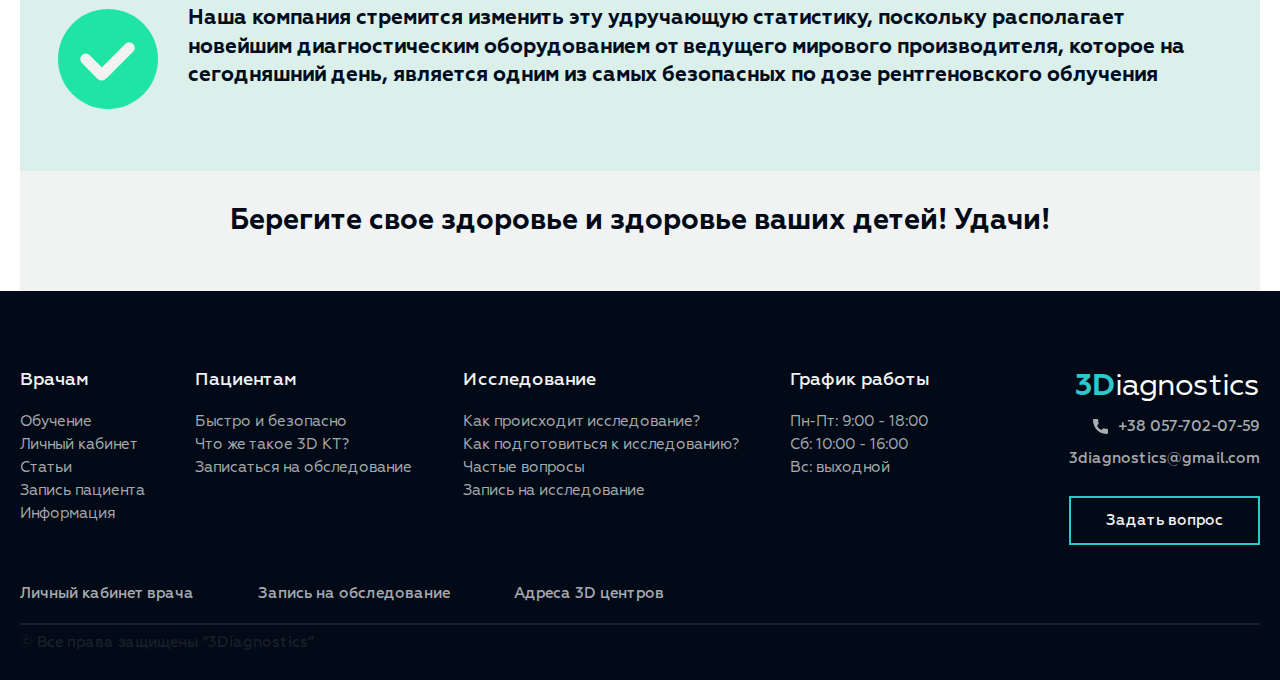
<file: fast-n-safe.html>
<!DOCTYPE html><html lang="ru"><head>	<meta charset="utf-8">	<meta name="viewport" content="width=device-width, initial-scale=1">	<title>Быстро и безопасно | 3Diagnostics</title>	<link href="img/favicon/favicon.ico" rel="icon" sizes="16x16 32x32 64x64 128x128" type="image/vnd.microsoft.icon">	<link href="img/favicon/favicon.png" rel="apple-touch-icon" sizes="128x128">	<!-- шрифты -->	<link rel="preconnect" href="https://fonts.gstatic.com">	<link href="https://fonts.googleapis.com/css2?family=Scada:wght@400;700&display=swap" rel="stylesheet">	<link rel="stylesheet" href="css/fonts.min.css">	<!-- styles -->	<link rel="stylesheet" href="css/default.min.css">	<link rel="stylesheet" href="css/header.min.css">	<link rel="stylesheet" href="css/footer.min.css">	<link rel="stylesheet" href="css/home.min.css">	<link rel="stylesheet" href="css/page.min.css">	<!-- libs -->	<script src="https://ajax.googleapis.com/ajax/libs/jquery/3.5.1/jquery.min.js"></script>	<link rel="stylesheet" href="https://unpkg.com/swiper/swiper-bundle.min.css"></head><body>	<div class="wrapper">		<header class="header">	<div class="header__container _container">		<a href="index.html" class="header__logo logo"><picture><source srcset="img/logo3D.webp" type="image/webp"><img src="img/logo3D.png"></picture></a>		<nav class="header__menu menu" data-da="header__mobile, 0, 992">			<ul class="menu__list">				<li class="menu__item menu__item_dropdown">					<a class="dropdown">Пациентам</a>					<ul class="dropdown-list">						<li class="dropdown-item"><a href="3dkt.html">Что же такое 3D KT?</a></li>						<li class="dropdown-item"><a href="fast-n-safe.html">Быстро и безопасно</a></li>					</ul>				</li>				<li class="menu__item menu__item_dropdown">					<a class="dropdown">Врачам</a>					<ul class="dropdown-list">						<li class="dropdown-item"><a href="education.html">Обучение</a></li>						<li class="dropdown-item"><a href="signin.html">Личный кабинет</a></li>						<li class="dropdown-item"><a href="article.html">Статьи</a></li>						<li class="dropdown-item"><a href="reg.html">Запись пациента</a></li>						<li class="dropdown-item menu__item_dropdown" id="change_class" data-da="menu__list, 2, 992">							<a class="dropdown">Информация</a>							<ul class="dropdown-list">								<li class="dropdown-item"><a href="therapists.html">Терапевтам</a></li>								<li class="dropdown-item"><a href="#">Хирургам-имплантологам</a></li>								<li class="dropdown-item"><a href="#">Челюстно-лицевым хирургам</a></li>								<li class="dropdown-item"><a href="#">Пародонтологам</a></li>								<li class="dropdown-item"><a href="#">Ортопедам</a></li>								<li class="dropdown-item"><a href="#">Ортодонам</a></li>								<li class="dropdown-item"><a href="#">ЛОРам</a></li>							</ul>						</li>					</ul>				</li>				<li class="menu__item"><a href="centers.html">Наши центры</a></li>				<li class="menu__item"><a href="reg.html">Обследование</a></li>			</ul>		</nav>		<div class="header__contacts" data-da="header__mobile, 1, 992">			<a href="tel:0577020759" class="header__phone phone">				<svg viewBox="0 0 15 15" fill="none" xmlns="http://www.w3.org/2000/svg"><path d="M13.7964 9.84578C12.878 9.84578 11.9763 9.70215 11.1218 9.41977C10.7031 9.27695 10.1884 9.40797 9.93285 9.67043L8.24625 10.9436C6.29027 9.89953 5.08543 8.69508 4.05559 6.75379L5.29133 5.11113C5.61238 4.79051 5.72754 4.32215 5.58957 3.8827C5.30598 3.02371 5.16191 2.12242 5.16191 1.20367C5.16195 0.539961 4.62199 0 3.95832 0H1.20363C0.539961 0 0 0.539961 0 1.20363C0 8.81105 6.18898 15 13.7964 15C14.4601 15 15 14.46 15 13.7964V11.0494C15 10.3857 14.46 9.84578 13.7964 9.84578Z" /></svg>				<span>057-702-07-59</span>			</a>			<div class="header__lang lang">				<a href="#" class="lang__item _current" id="ru">RU</a>				<a href="#" class="lang__item" id="ua">UA</a>			</div>			<a href="signin.html" class="header__btn btn">Личный кабинет врача</a>		</div>		<div class="header__mobile"></div>		<div class="header__area"></div>		<div class="header__burger"><span></span></div>	</div></header>		<main class="page">			<nav class="nav">	<div class="nav__container _container">		<ul class="nav__list">			<li class="nav__item nav__item_nome"><a href="index.html">Главная</a></li>			<li class="nav__item nav__item_current"><a href="fast-n-safe.html">Быстро и безопасно</a></li>		</ul>	</div></nav>			<section class="about">				<div class="about__container _container">					<div class="about__wrapper">						<div class="about__block">							<h2 class="about__title">Быстро и безопасно</h2>						</div>						<div class="about__block">							<div class="about__text"><span>Метод конусно – лучевой компьютерной томографии</span> позволяет получить исчерпывающую информацию при минимальных дозах для организма человека (25 – 55 мкЗв), что более чем в 10 раз (!) меньше, чем при использовании спиральной КТ (500 – 1000 мкЗв). Пациент получает дозу сравнимую со стандартным обследованием на панорамном рентгенаппарате (35-50 мкЗв плёночная ОПТГ, 15-25 мкЗв цифровая ОПТГ)</div>							<div class="text-pic-block">								<div class="text-pic-block__picture"></div>								<div class="text-pic-block__text">									<ul class="advantage__list">										<li class="advantage__item about__text">Сканирование выполняется в течении <span>12 - 24 секунд</span></li>										<li class="advantage__item about__text">В течении <span>5 минут</span> пациент получает на руки компакт диск с записанным обследованием <span>(DICOM 3.0)</span> и бесплатной программой для просмотра и анализа обследования на компьютере</li>									</ul>								</div>							</div>							<div class="about__text"><span>Современный уровень развития общества характеризуется нарастающими экологическими проблемами, что требует ограничения в отношении всех граждан и, в первую очередь детей, воздействия неблагоприятных, в том числе радиационных, факторов, среди которых медицинское облучение имеет особое значение, поскольку превосходит по уровню радиационного воздействия все остальные техногенные (искусственные) источники ионизирующего излучения вместе взятые.</span></div>							<div class="about__selected"><div class="about__text">Основным источником медицинского облучения детей является лучевая (рентгеновская) диагностика</div></div>							<div class="about__ps">Дети обладают рядом особенностей, усугубляющих воздействие на них ионизирующего излучения, что требует к ним внимательного отношения</div>							<div class="text-pic-block">								<div class="text-pic-block__picture text-pic-block__picture_underlay"><picture><source srcset="img/doza.webp" type="image/webp"><img src="img/doza.jpg"></picture></div>								<div class="text-pic-block__text">									<div class="about__text"><span>К сожалению</span>, с детьми приходится обращаться к врачам достаточно часто. И далеко не всегда с безобидной простудой или кариесом. Если говорить по направлениям нашей деятельности – это прежде всего врачи ортодонты, стоматологи-терапевты и отоларингологи.</div>									<div class="about__text"><span>Нужно понимать</span>, что даже малые дозы облучения могут «запустить» не до конца еще установленную цепь событий, приводящую к раку или к генетическим повреждениям. Но иногда без рентгеновского обследования просто не обойтись, поэтому врачи не от хорошей жизни просто вынуждены давать маленьким пациентам направления на соответствующую диагностику.</div>									<div class="about__text"><span>Известно</span>, что средняя мировая дозовая нагрузка на пациента составляет 0,5 миллизиверт (мЗв) в год. Однако в Украине она в лучшем случае в 3 раза больше (1,5 мЗв.).</div>								</div>							</div>							<div class="about__selected"><div class="advantage__item advantage__item_big about__text">Наша компания стремится изменить эту удручающую статистику, поскольку располагает новейшим диагностическим оборудованием от ведущего мирового производителя, которое на сегодняшний день, является одним из самых безопасных по дозе рентгеновского облучения</div></div>							<div class="about__caption">Берегите свое здоровье и здоровье ваших детей! Удачи!</div>						</div>					</div>				</div>			</section>		</main>		<footer class="footer">	<div class="footer__container _container">		<div class="footer__top">			<div class="footer__content">				<div class="footer__column">					<div class="footer__column-name">Врачам</div>					<div class="footer__column-content">						<a href="education.html" class="footer__link">Обучение</a>						<a href="signin.html" class="footer__link">Личный кабинет</a>						<a href="article.html" class="footer__link">Статьи</a>						<a href="reg.html" class="footer__link">Запись пациента</a>						<a href="#" class="footer__link">Информация</a>					</div>				</div>				<div class="footer__column">					<div class="footer__column-name">Пациентам</div>					<div class="footer__column-content">						<a href="fast-n-safe.html" class="footer__link">Быстро и безопасно</a>						<a href="3dkt.html" class="footer__link">Что же такое 3D KT?</a>						<a href="reg.html" class="footer__link">Записаться на обследование</a>					</div>				</div>				<div class="footer__column">					<div class="footer__column-name">Исследование</div>					<div class="footer__column-content">						<a href="index.html#research-about" class="footer__link">Как происходит исследование?</a>						<a href="index.html#research-prepare" class="footer__link">Как подготовиться к исследованию?</a>						<a href="index.html#faq" class="footer__link">Частые вопросы</a>						<a href="reg.html" class="footer__link">Запись на исследование</a>					</div>				</div>				<div class="footer__column">					<div class="footer__column-name">График работы</div>					<div class="footer__column-content">						<div class="footer__link"><span>Пн-Пт:</span> 9:00 - 18:00</div>						<div class="footer__link"><span>Сб:</span> 10:00 - 16:00</div>						<div class="footer__link"><span>Вс:</span> выходной</div>					</div>				</div>			</div>			<div class="footer__info">				<a href="index.html" class="footer__logo logo"><span>3D</span>iagnostics</a>				<a href="#" class="footer__phone">					<svg width="15" height="15" viewBox="0 0 15 15" fill="none" xmlns="http://www.w3.org/2000/svg"><path d="M13.7964 9.84578C12.878 9.84578 11.9763 9.70215 11.1218 9.41977C10.7031 9.27695 10.1884 9.40797 9.93285 9.67043L8.24625 10.9436C6.29027 9.89953 5.08543 8.69508 4.05559 6.75379L5.29133 5.11113C5.61238 4.79051 5.72754 4.32215 5.58957 3.8827C5.30598 3.02371 5.16191 2.12242 5.16191 1.20367C5.16195 0.539961 4.62199 0 3.95832 0H1.20363C0.539961 0 0 0.539961 0 1.20363C0 8.81105 6.18898 15 13.7964 15C14.4601 15 15 14.46 15 13.7964V11.0494C15 10.3857 14.46 9.84578 13.7964 9.84578Z" /></svg>					<span>+38 057-702-07-59</span>				</a>				<a href="#" class="footer__email">3diagnostics@gmail.com</a>				<a href="#" class="footer__btn btn">Задать вопрос</a>			</div>		</div>		<div class="footer__bottom">			<div class="footer__bottom-links">				<div class="footer__bottom-content">					<a href="signin.html" class="footer__alone-link">Личный кабинет врача</a>					<a href="reg.html" class="footer__alone-link">Запись на обследование</a>					<a href="centers.html" class="footer__alone-link">Адреса 3D центров</a>				</div>			</div>			<div class="footer__copyright">&copy; Все права защищены “3Diagnostics” <span id="year"></span></div>		</div>	</div></footer>	</div>	<!-- scripts -->	<script src="https://unpkg.com/swiper/swiper-bundle.min.js"></script>	<script src="js/scripts.min.js"></script>	<script src="js/home.min.js"></script></body></html>
</file>
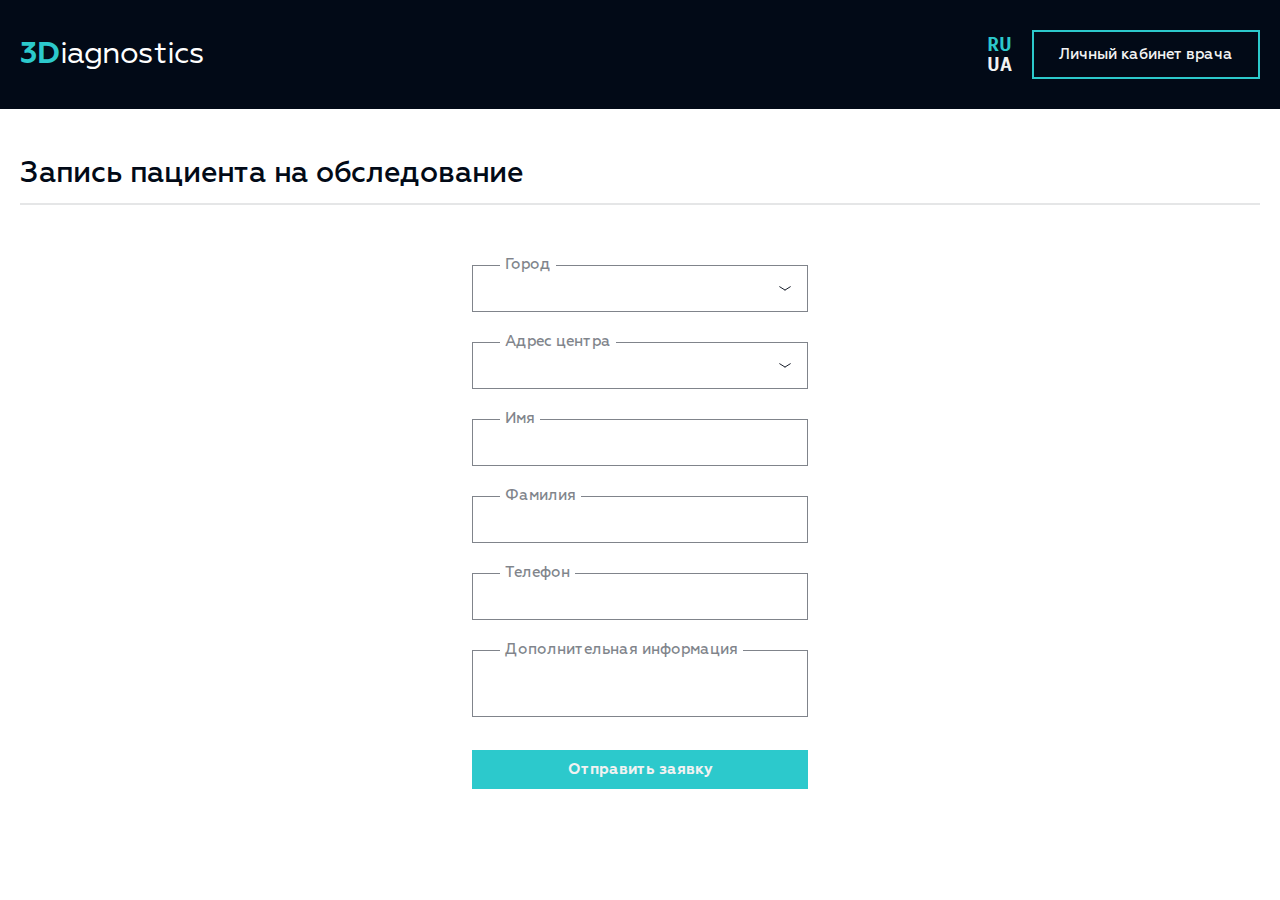
<file: reg.html>
<!DOCTYPE html><html lang="ru"><head>	<meta charset="utf-8">	<meta name="viewport" content="width=device-width, initial-scale=1">	<title>Запись на обследование | 3Diagnostics</title>	<link href="img/favicon/favicon.ico" rel="icon" sizes="16x16 32x32 64x64 128x128" type="image/vnd.microsoft.icon">	<link href="img/favicon/favicon.png" rel="apple-touch-icon" sizes="128x128">	<!-- шрифты -->	<link rel="preconnect" href="https://fonts.gstatic.com">	<link href="https://fonts.googleapis.com/css2?family=Scada:wght@400;700&display=swap" rel="stylesheet">	<link rel="stylesheet" href="css/fonts.min.css">	<!-- styles -->	<link rel="stylesheet" href="css/default.min.css">	<link rel="stylesheet" href="css/header.min.css">	<link rel="stylesheet" href="css/footer.min.css">	<link rel="stylesheet" href="css/sign.min.css">	<!-- libs -->	<script src="https://ajax.googleapis.com/ajax/libs/jquery/3.5.1/jquery.min.js"></script></head><body>	<div class="wrapper">		<header class="header header_bg">	<div class="header__container _container">		<a href="index.html" class="header__logo logo"><span>3D</span>iagnostics</a>		<div class="header__contacts header__contacts_full" data-da="header__mobile, 1, 992">			<div class="header__lang lang">				<a href="#" class="lang__item _current" id="ru">RU</a>				<a href="#" class="lang__item" id="ua">UA</a>			</div>			<a href="signin.html" class="header__btn btn">Личный кабинет врача</a>		</div>		<div class="header__mobile"></div>		<div class="header__area"></div>		<div class="header__burger"><span></span></div>	</div></header>		<main class="sign">			<div class="sign__container _container">				<div class="sign__title">Запись пациента на обследование</div>				<div class="sign__content">					<div class="sign__slides">						<div class="sign-slide _current">							<form action="#" class="sign-slide__form">								<div class="sign-slide__input sign-slide__input_list">									<label for="town">Город</label>									<input list="data-town" id="town">									<datalist id="data-town">										<option value="Харьков">Харьков</option>										<option value="Киев">Киев</option>										<option value="Москва">Москва</option>									</datalist>								</div>								<div class="sign-slide__input sign-slide__input_list">									<label for="address">Адрес центра</label>									<input list="data-address" id="address">									<datalist id="data-address">										<option value="ул.Культуры,12">ул.Культуры, 12</option>										<option value="пр.Мира,2">пр.Мира, 2</option>									</datalist>								</div>								<div class="sign-slide__input">									<label for="firstname">Имя</label>									<input type="text" id="firstname">								</div>								<div class="sign-slide__input">									<label for="surname">Фамилия</label>									<input type="text" id="surname">								</div>								<div class="sign-slide__input">									<label for="phone">Телефон</label>									<input type="tel" id="phone">								</div>								<div class="sign-slide__input">									<label for="msg">Дополнительная информация</label>									<textarea id="msg"></textarea>								</div>								<div class="sign-slide__input sign-slide__input_button sign-slide__input_full">									<button type="submit">Отправить заявку</button>								</div>							</form>						</div>					</div>				</div>			</div>		</main>	</div>	<!-- scripts -->	<script src="js/scripts.min.js"></script></body></html>
</file>
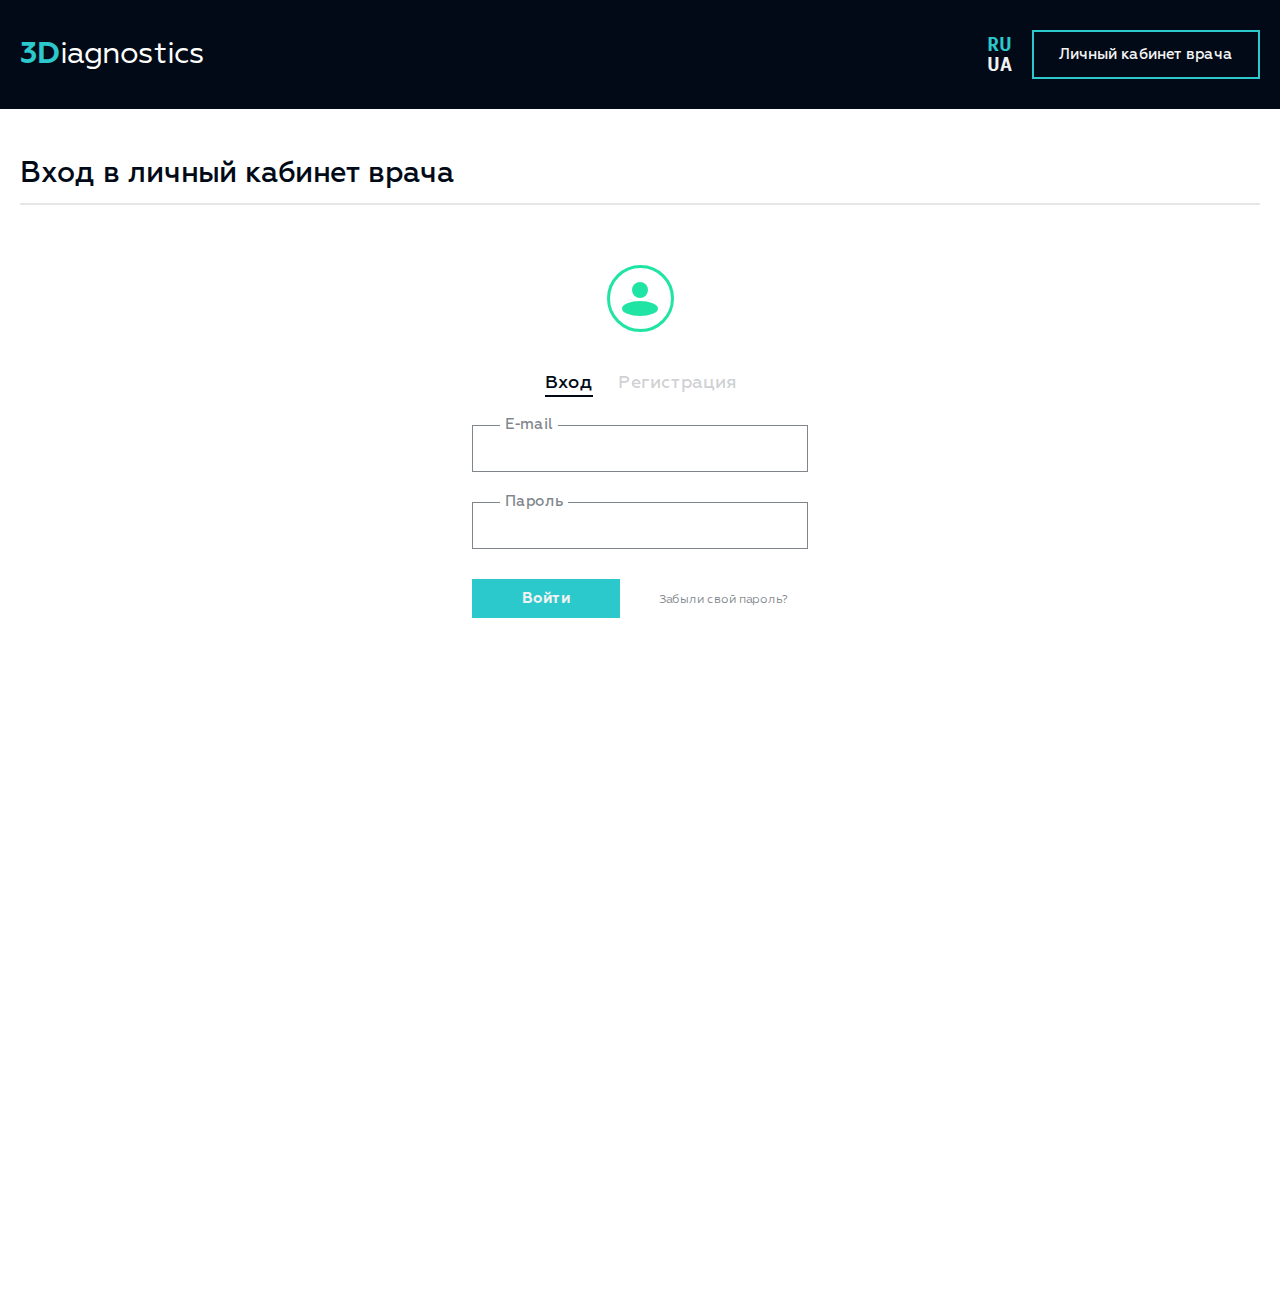
<file: signin.html>
<!DOCTYPE html><html lang="ru"><head>	<meta charset="utf-8">	<meta name="viewport" content="width=device-width, initial-scale=1">	<title>Вход | 3Diagnostics</title>	<link href="img/favicon/favicon.ico" rel="icon" sizes="16x16 32x32 64x64 128x128" type="image/vnd.microsoft.icon">	<link href="img/favicon/favicon.png" rel="apple-touch-icon" sizes="128x128">	<!-- шрифты -->	<link rel="preconnect" href="https://fonts.gstatic.com">	<link href="https://fonts.googleapis.com/css2?family=Scada:wght@400;700&display=swap" rel="stylesheet">	<link rel="stylesheet" href="css/fonts.min.css">	<!-- styles -->	<link rel="stylesheet" href="css/default.min.css">	<link rel="stylesheet" href="css/header.min.css">	<link rel="stylesheet" href="css/footer.min.css">	<link rel="stylesheet" href="css/sign.min.css">	<!-- libs -->	<script src="https://ajax.googleapis.com/ajax/libs/jquery/3.5.1/jquery.min.js"></script></head><body>	<div class="wrapper">		<header class="header header_bg">	<div class="header__container _container">		<a href="index.html" class="header__logo logo"><span>3D</span>iagnostics</a>		<div class="header__contacts header__contacts_full" data-da="header__mobile, 1, 992">			<div class="header__lang lang">				<a href="#" class="lang__item _current" id="ru">RU</a>				<a href="#" class="lang__item" id="ua">UA</a>			</div>			<a href="signin.html" class="header__btn btn">Личный кабинет врача</a>		</div>		<div class="header__mobile"></div>		<div class="header__area"></div>		<div class="header__burger"><span></span></div>	</div></header>		<main class="sign">			<div class="sign__container _container">				<div class="sign__title">Вход в личный кабинет врача</div>				<div class="sign__content">					<div class="sign__icon"><picture><source srcset="img/user.svg" type="image/webp"><img src="img/user.svg"></picture></div>					<div class="sign__tabs">						<div data-head="Вход | 3Diagnostics" data-title="Вход в личный кабинет врача" class="sign__tab _current">Вход</div>						<div data-head="Регистрация | 3Diagnostics" data-title="Регистрация личного кабинета врача" class="sign__tab">Регистрация</div>					</div>					<div class="sign__slides">						<div class="sign-slide _current">							<form action="#" class="sign-slide__form">								<div class="sign-slide__input">									<label for="signin_email">E-mail</label>									<input type="email" id="signin_email">								</div>								<div class="sign-slide__input">									<label for="signin_pass">Пароль</label>									<input type="password" id="signin_pass">								</div>								<div class="sign-slide__input sign-slide__input_button">									<button type="submit">Войти</button>									<a href="#">Забыли свой пароль?</a>								</div>							</form>						</div>						<div class="sign-slide">							<form action="#" class="sign-slide__form">								<div class="sign-slide__input sign-slide__input_list">									<label for="town">Город</label>									<input list="data-town" id="town">									<datalist id="data-town">										<option value="Харьков">Харьков</option>										<option value="Киев">Киев</option>										<option value="Москва">Москва</option>									</datalist>								</div>								<div class="sign-slide__input sign-slide__input_list">									<label for="specialisation">Специализация</label>									<input list="data-specialisation" id="specialisation">									<datalist id="data-specialisation">										<option value="Врач">Врач</option>										<option value="Неврач :)">Неврач :)</option>									</datalist>								</div>								<div class="sign-slide__input">									<label for="firstname">Имя</label>									<input type="text" id="firstname">								</div>								<div class="sign-slide__input">									<label for="surname">Фамилия</label>									<input type="text" id="surname">								</div>								<div class="sign-slide__input">									<label for="email">E-mail</label>									<input type="email" id="email">								</div>								<div class="sign-slide__input">									<label for="phone">Телефон</label>									<input type="tel" id="phone">								</div>								<div class="sign-slide__input">									<label for="password">Пароль</label>									<input type="password" id="password">								</div>								<div class="sign-slide__input">									<label for="confirm">Потверждение пароля</label>									<input type="password" id="confirm">								</div>								<div class="sign-slide__input sign-slide__input_button sign-slide__input_full">									<button type="submit">Зарегистрироваться</button>								</div>							</form>						</div>					</div>				</div>			</div>		</main>	</div>	<!-- scripts -->	<script src="js/scripts.min.js"></script>	<script>		let tab = $('.sign__tab');		let slide = $('.sign-slide');		let title = $('.sign__title');		tab.click(function() {			tab.removeClass('_current');			$(this).addClass('_current');			title.html($(this).attr('data-title'));			$("title").html($(this).attr('data-head'));			slide.removeClass('_current');			slide.eq($(this).index()).addClass('_current');		});	</script></body></html>
</file>
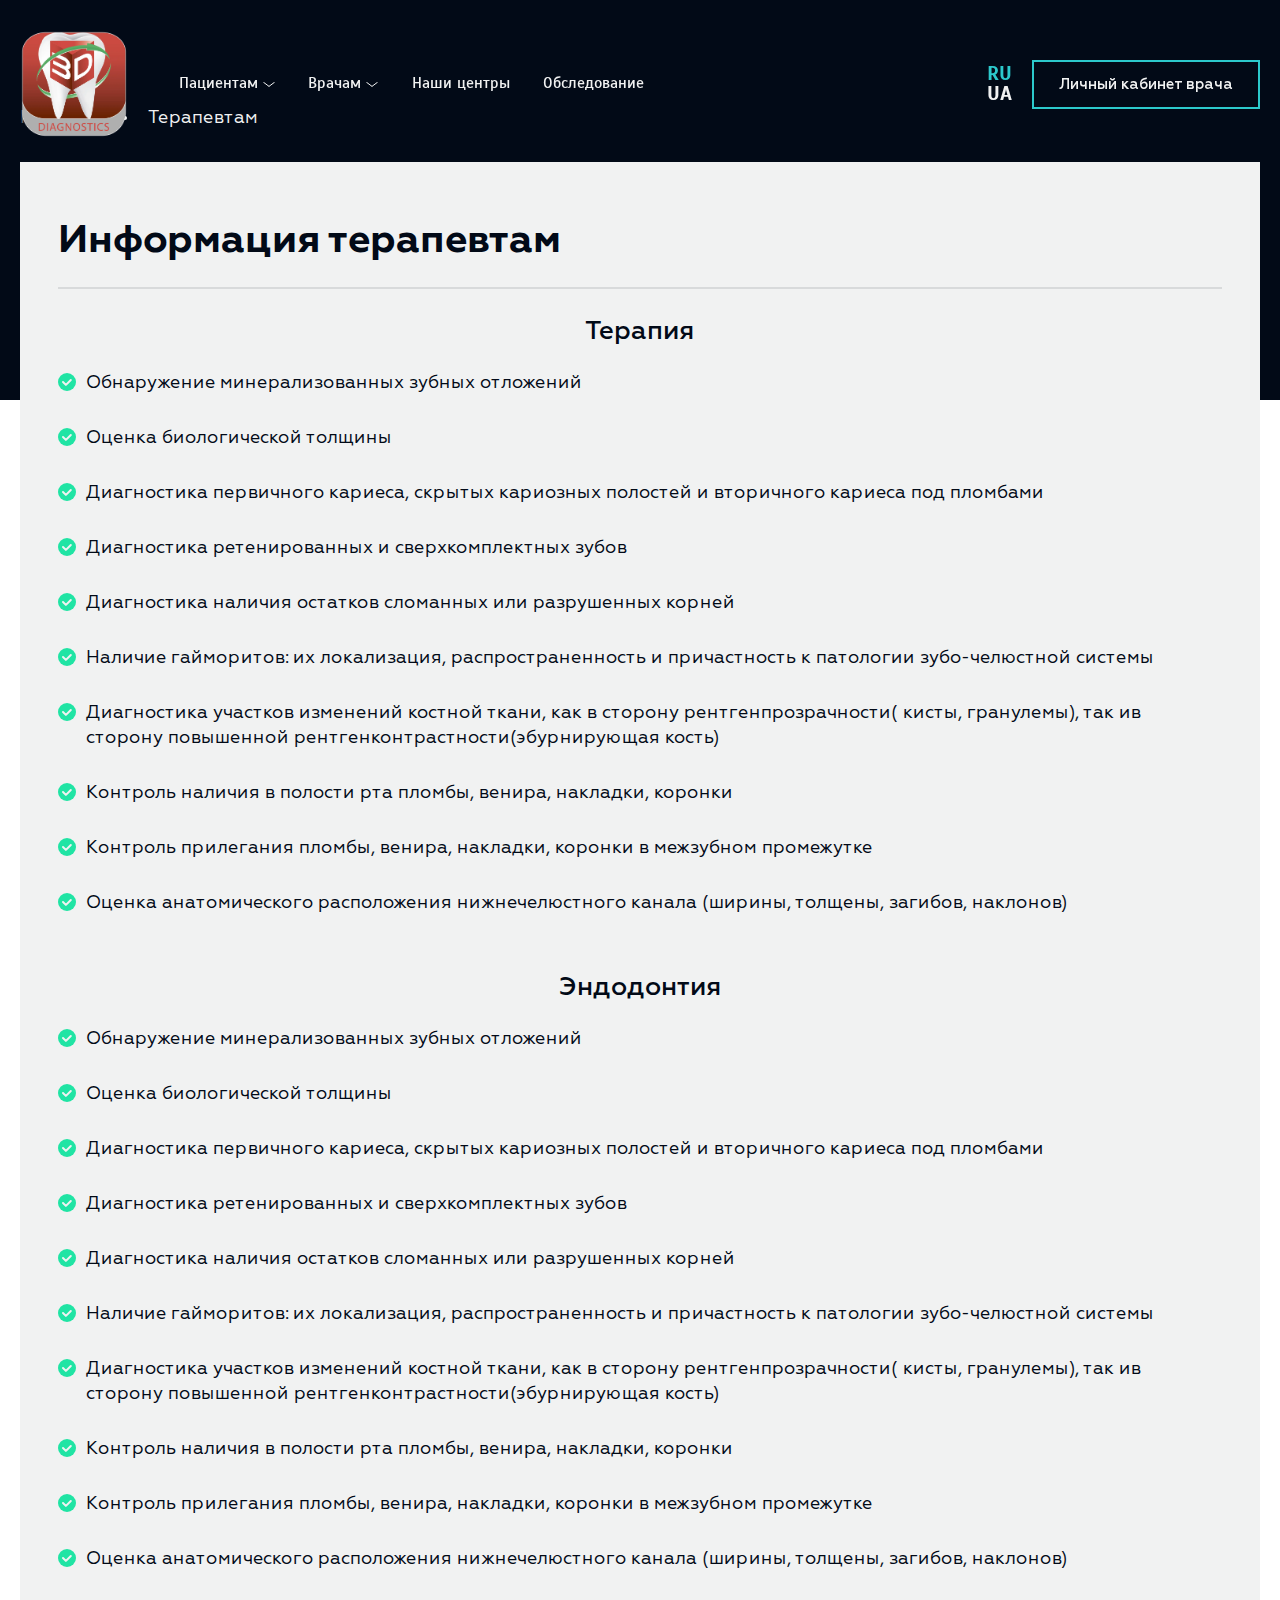
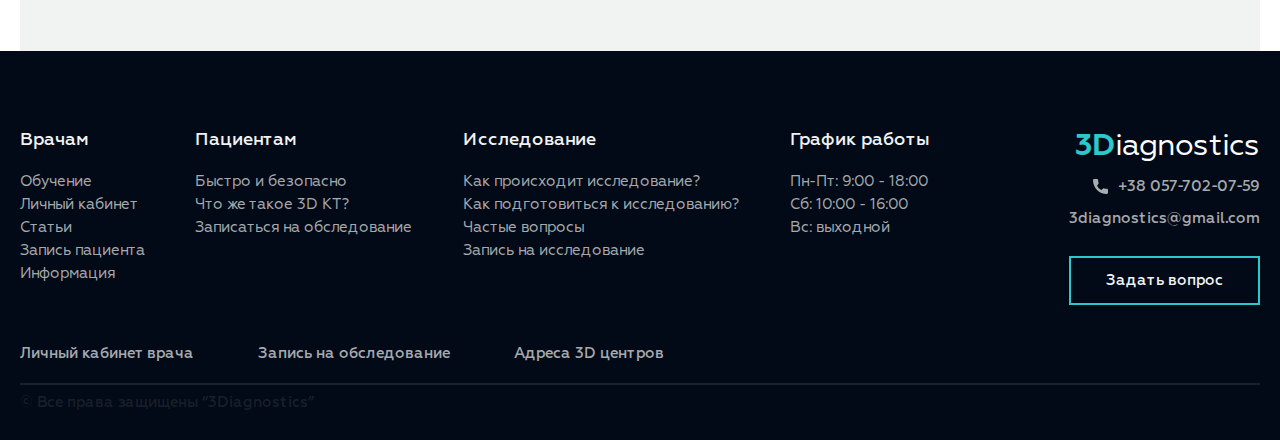
<file: therapists.html>
<!DOCTYPE html><html lang="ru"><head>	<meta charset="utf-8">	<meta name="viewport" content="width=device-width, initial-scale=1">	<title>Терапевтам | 3Diagnostics</title>	<link href="img/favicon/favicon.ico" rel="icon" sizes="16x16 32x32 64x64 128x128" type="image/vnd.microsoft.icon">	<link href="img/favicon/favicon.png" rel="apple-touch-icon" sizes="128x128">	<!-- шрифты -->	<link rel="preconnect" href="https://fonts.gstatic.com">	<link href="https://fonts.googleapis.com/css2?family=Scada:wght@400;700&display=swap" rel="stylesheet">	<link rel="stylesheet" href="css/fonts.min.css">	<!-- styles -->	<link rel="stylesheet" href="css/default.min.css">	<link rel="stylesheet" href="css/header.min.css">	<link rel="stylesheet" href="css/footer.min.css">	<link rel="stylesheet" href="css/home.min.css">	<link rel="stylesheet" href="css/page.min.css">	<!-- libs -->	<script src="https://ajax.googleapis.com/ajax/libs/jquery/3.5.1/jquery.min.js"></script>	<link rel="stylesheet" href="https://unpkg.com/swiper/swiper-bundle.min.css"></head><body>	<div class="wrapper">		<header class="header">	<div class="header__container _container">		<a href="index.html" class="header__logo logo"><picture><source srcset="img/logo3D.webp" type="image/webp"><img src="img/logo3D.png"></picture></a>		<nav class="header__menu menu" data-da="header__mobile, 0, 992">			<ul class="menu__list">				<li class="menu__item menu__item_dropdown">					<a class="dropdown">Пациентам</a>					<ul class="dropdown-list">						<li class="dropdown-item"><a href="3dkt.html">Что же такое 3D KT?</a></li>						<li class="dropdown-item"><a href="fast-n-safe.html">Быстро и безопасно</a></li>					</ul>				</li>				<li class="menu__item menu__item_dropdown">					<a class="dropdown">Врачам</a>					<ul class="dropdown-list">						<li class="dropdown-item"><a href="education.html">Обучение</a></li>						<li class="dropdown-item"><a href="signin.html">Личный кабинет</a></li>						<li class="dropdown-item"><a href="article.html">Статьи</a></li>						<li class="dropdown-item"><a href="reg.html">Запись пациента</a></li>						<li class="dropdown-item menu__item_dropdown" id="change_class" data-da="menu__list, 2, 992">							<a class="dropdown">Информация</a>							<ul class="dropdown-list">								<li class="dropdown-item"><a href="therapists.html">Терапевтам</a></li>								<li class="dropdown-item"><a href="#">Хирургам-имплантологам</a></li>								<li class="dropdown-item"><a href="#">Челюстно-лицевым хирургам</a></li>								<li class="dropdown-item"><a href="#">Пародонтологам</a></li>								<li class="dropdown-item"><a href="#">Ортопедам</a></li>								<li class="dropdown-item"><a href="#">Ортодонам</a></li>								<li class="dropdown-item"><a href="#">ЛОРам</a></li>							</ul>						</li>					</ul>				</li>				<li class="menu__item"><a href="centers.html">Наши центры</a></li>				<li class="menu__item"><a href="reg.html">Обследование</a></li>			</ul>		</nav>		<div class="header__contacts" data-da="header__mobile, 1, 992">			<a href="tel:0577020759" class="header__phone phone">				<svg viewBox="0 0 15 15" fill="none" xmlns="http://www.w3.org/2000/svg"><path d="M13.7964 9.84578C12.878 9.84578 11.9763 9.70215 11.1218 9.41977C10.7031 9.27695 10.1884 9.40797 9.93285 9.67043L8.24625 10.9436C6.29027 9.89953 5.08543 8.69508 4.05559 6.75379L5.29133 5.11113C5.61238 4.79051 5.72754 4.32215 5.58957 3.8827C5.30598 3.02371 5.16191 2.12242 5.16191 1.20367C5.16195 0.539961 4.62199 0 3.95832 0H1.20363C0.539961 0 0 0.539961 0 1.20363C0 8.81105 6.18898 15 13.7964 15C14.4601 15 15 14.46 15 13.7964V11.0494C15 10.3857 14.46 9.84578 13.7964 9.84578Z" /></svg>				<span>057-702-07-59</span>			</a>			<div class="header__lang lang">				<a href="#" class="lang__item _current" id="ru">RU</a>				<a href="#" class="lang__item" id="ua">UA</a>			</div>			<a href="signin.html" class="header__btn btn">Личный кабинет врача</a>		</div>		<div class="header__mobile"></div>		<div class="header__area"></div>		<div class="header__burger"><span></span></div>	</div></header>		<main class="page">			<nav class="nav">	<div class="nav__container _container">		<ul class="nav__list">			<li class="nav__item nav__item_nome"><a href="index.html">Главная</a></li>			<li class="nav__item nav__item_current"><a href="therapists.html">Терапевтам</a></li>		</ul>	</div></nav>			<section class="about">				<div class="about__container _container">					<div class="about__wrapper">						<div class="about__block">							<h2 class="about__title">Информация терапевтам</h2>						</div>						<div class="about__block">							<div class="advantage">								<div class="advantage__title">Терапия</div>								<ul class="advantage__list">									<li class="advantage__item about__text">Обнаружение минерализованных зубных отложений</li>									<li class="advantage__item about__text">Оценка биологической толщины</li>									<li class="advantage__item about__text">Диагностика первичного кариеса, скрытых кариозных полостей и вторичного кариеса под пломбами</li>									<li class="advantage__item about__text">Диагностика ретенированных и сверхкомплектных зубов</li>									<li class="advantage__item about__text">Диагностика наличия остатков сломанных или разрушенных корней</li>									<li class="advantage__item about__text">Наличие гайморитов: их локализация, распространенность и причастность к патологии зубо-челюстной системы</li>									<li class="advantage__item about__text">Диагностика участков изменений костной ткани, как в сторону рентгенпрозрачности( кисты, гранулемы), так ив сторону повышенной рентгенконтрастности(эбурнирующая кость)</li>									<li class="advantage__item about__text">Контроль наличия в полости рта пломбы, венира, накладки, коронки</li>									<li class="advantage__item about__text">Контроль прилегания пломбы, венира, накладки, коронки в межзубном промежутке</li>									<li class="advantage__item about__text">Оценка анатомического расположения нижнечелюстного канала (ширины, толщены, загибов, наклонов)</li>								</ul>							</div>							<div class="advantage">								<div class="advantage__title">Эндодонтия</div>								<ul class="advantage__list">									<li class="advantage__item about__text">Обнаружение минерализованных зубных отложений</li>									<li class="advantage__item about__text">Оценка биологической толщины</li>									<li class="advantage__item about__text">Диагностика первичного кариеса, скрытых кариозных полостей и вторичного кариеса под пломбами</li>									<li class="advantage__item about__text">Диагностика ретенированных и сверхкомплектных зубов</li>									<li class="advantage__item about__text">Диагностика наличия остатков сломанных или разрушенных корней</li>									<li class="advantage__item about__text">Наличие гайморитов: их локализация, распространенность и причастность к патологии зубо-челюстной системы</li>									<li class="advantage__item about__text">Диагностика участков изменений костной ткани, как в сторону рентгенпрозрачности( кисты, гранулемы), так ив сторону повышенной рентгенконтрастности(эбурнирующая кость)</li>									<li class="advantage__item about__text">Контроль наличия в полости рта пломбы, венира, накладки, коронки</li>									<li class="advantage__item about__text">Контроль прилегания пломбы, венира, накладки, коронки в межзубном промежутке</li>									<li class="advantage__item about__text">Оценка анатомического расположения нижнечелюстного канала (ширины, толщены, загибов, наклонов)</li>								</ul>							</div>						</div>					</div>				</div>			</section>		</main>		<footer class="footer">	<div class="footer__container _container">		<div class="footer__top">			<div class="footer__content">				<div class="footer__column">					<div class="footer__column-name">Врачам</div>					<div class="footer__column-content">						<a href="education.html" class="footer__link">Обучение</a>						<a href="signin.html" class="footer__link">Личный кабинет</a>						<a href="article.html" class="footer__link">Статьи</a>						<a href="reg.html" class="footer__link">Запись пациента</a>						<a href="#" class="footer__link">Информация</a>					</div>				</div>				<div class="footer__column">					<div class="footer__column-name">Пациентам</div>					<div class="footer__column-content">						<a href="fast-n-safe.html" class="footer__link">Быстро и безопасно</a>						<a href="3dkt.html" class="footer__link">Что же такое 3D KT?</a>						<a href="reg.html" class="footer__link">Записаться на обследование</a>					</div>				</div>				<div class="footer__column">					<div class="footer__column-name">Исследование</div>					<div class="footer__column-content">						<a href="index.html#research-about" class="footer__link">Как происходит исследование?</a>						<a href="index.html#research-prepare" class="footer__link">Как подготовиться к исследованию?</a>						<a href="index.html#faq" class="footer__link">Частые вопросы</a>						<a href="reg.html" class="footer__link">Запись на исследование</a>					</div>				</div>				<div class="footer__column">					<div class="footer__column-name">График работы</div>					<div class="footer__column-content">						<div class="footer__link"><span>Пн-Пт:</span> 9:00 - 18:00</div>						<div class="footer__link"><span>Сб:</span> 10:00 - 16:00</div>						<div class="footer__link"><span>Вс:</span> выходной</div>					</div>				</div>			</div>			<div class="footer__info">				<a href="index.html" class="footer__logo logo"><span>3D</span>iagnostics</a>				<a href="#" class="footer__phone">					<svg width="15" height="15" viewBox="0 0 15 15" fill="none" xmlns="http://www.w3.org/2000/svg"><path d="M13.7964 9.84578C12.878 9.84578 11.9763 9.70215 11.1218 9.41977C10.7031 9.27695 10.1884 9.40797 9.93285 9.67043L8.24625 10.9436C6.29027 9.89953 5.08543 8.69508 4.05559 6.75379L5.29133 5.11113C5.61238 4.79051 5.72754 4.32215 5.58957 3.8827C5.30598 3.02371 5.16191 2.12242 5.16191 1.20367C5.16195 0.539961 4.62199 0 3.95832 0H1.20363C0.539961 0 0 0.539961 0 1.20363C0 8.81105 6.18898 15 13.7964 15C14.4601 15 15 14.46 15 13.7964V11.0494C15 10.3857 14.46 9.84578 13.7964 9.84578Z" /></svg>					<span>+38 057-702-07-59</span>				</a>				<a href="#" class="footer__email">3diagnostics@gmail.com</a>				<a href="#" class="footer__btn btn">Задать вопрос</a>			</div>		</div>		<div class="footer__bottom">			<div class="footer__bottom-links">				<div class="footer__bottom-content">					<a href="signin.html" class="footer__alone-link">Личный кабинет врача</a>					<a href="reg.html" class="footer__alone-link">Запись на обследование</a>					<a href="centers.html" class="footer__alone-link">Адреса 3D центров</a>				</div>			</div>			<div class="footer__copyright">&copy; Все права защищены “3Diagnostics” <span id="year"></span></div>		</div>	</div></footer>	</div>	<!-- scripts -->	<script src="https://unpkg.com/swiper/swiper-bundle.min.js"></script>	<script src="js/scripts.min.js"></script>	<script src="js/home.min.js"></script></body></html>
</file>
<file: css/fonts.min.css>
@font-face{font-family:Geometria;font-display:swap;src:url(../fonts/Geometria-Bold.woff) format("woff"),url(../fonts/Geometria-Bold.woff2) format("woff2");font-weight:700;font-style:normal}@font-face{font-family:Geometria;font-display:swap;src:url(../fonts/Geometria-ExtraBold.woff) format("woff"),url(../fonts/Geometria-ExtraBold.woff2) format("woff2");font-weight:800;font-style:normal}@font-face{font-family:Geometria;font-display:swap;src:url(../fonts/Geometria-Medium.woff) format("woff"),url(../fonts/Geometria-Medium.woff2) format("woff2");font-weight:500;font-style:normal}@font-face{font-family:Geometria;font-display:swap;src:url(../fonts/Geometria-Regular.woff) format("woff"),url(../fonts/Geometria-Regular.woff2) format("woff2");font-weight:400;font-style:normal}
</file>
<file: css/default.min.css>
*{padding:0;margin:0;border:0}*,:after,:before{-webkit-box-sizing:border-box;box-sizing:border-box}:active,:focus{outline:0}a:active,a:focus{outline:0}aside,footer,header,nav{display:block}body,html{height:100%;width:100%;font-size:100%;line-height:1;font-size:14px;-ms-text-size-adjust:100%;-moz-text-size-adjust:100%;-webkit-text-size-adjust:100%}button,input,textarea{font-family:Geometria;font-size:14px}body{font-family:Geometria}input::-ms-clear{display:none}button{cursor:pointer}button::-moz-focus-inner{padding:0;border:0}a,a:visited{text-decoration:none}a:hover{text-decoration:none}ul li{list-style:none}input:focus::-webkit-input-placeholder{opacity:0}input:focus::-moz-placeholder{opacity:0}input:focus:-ms-input-placeholder{opacity:0}input:focus::-ms-input-placeholder{opacity:0}input:focus::placeholder{opacity:0}textarea:focus::-webkit-input-placeholder{opacity:0}textarea:focus::-moz-placeholder{opacity:0}textarea:focus:-ms-input-placeholder{opacity:0}textarea:focus::-ms-input-placeholder{opacity:0}textarea:focus::placeholder{opacity:0}img{vertical-align:top}h1,h2,h3,h4,h5,h6{font-size:inherit;font-weight:400}.ibg{background-position:center;background-size:cover;background-repeat:no-repeat;position:relative;width:100%;height:100%;position:absolute;top:0;left:0}.ibg img{width:0;height:0;position:absolute;top:0;left:0;opacity:0;visibility:hidden}._container{max-width:1480px;width:100%;margin:0 auto;padding:0 20px}body{background:#fff}body._lock{overflow:hidden}._mb{margin:0 0 40px 0!important}.head{padding:0 0 40px 0}.head__title{font-size:calc(24px + 26 * ((100vw - 320px)/ (1920 - 320)));margin:0 0 25px 0;color:#f1f2f2;font-weight:700}.head__content{display:-webkit-box;display:-ms-flexbox;display:flex}.head__links-container{display:-webkit-box;display:-ms-flexbox;display:flex;margin:0 calc(20px + 280 * ((100vw - 768px)/ (1920 - 768))) 0 0;-ms-flex-wrap:wrap;flex-wrap:wrap}.head__links-container:last-child{margin:0}.head__link{color:rgba(241,242,242,.6);font-size:18px;margin:0 calc(10px + 50 * ((100vw - 320px)/ (1920 - 320))) 20px 0;-webkit-transition:.4s all ease;-o-transition:.4s all ease;transition:.4s all ease}.head__link:last-child{margin:0}.head__link_download,.head__link_video{padding:0 0 0 22px;position:relative}.head__link_download:before,.head__link_video:before{content:'';width:16px;height:16px;position:absolute;left:0;top:0}.head__link_video:before{background:url(../img/play.svg) 0 0 no-repeat}.head__link_download:before{background:url(../img/download_lb.svg) 0 0 no-repeat}.page{padding:109px 0 0 0;position:relative}.page:before{content:'';width:100%;height:400px;position:absolute;top:0;left:0;z-index:-1;background:#020a17}.cyan-btn{padding:15px 40px;color:#000;font-size:18px;line-height:calc(23/18);font-weight:500;background:#20e4a4;width:100%;display:block;text-align:center;-webkit-transition:.4s all ease;-o-transition:.4s all ease;transition:.4s all ease}.logo{font-size:30px;color:#fff;-webkit-transition:.4s all ease;-o-transition:.4s all ease;transition:.4s all ease}.logo span{font-weight:700;color:#2cc9cc}.strip-title{display:-webkit-box;display:-ms-flexbox;display:flex;-webkit-box-pack:center;-ms-flex-pack:center;justify-content:center}.strip-title span{position:relative;z-index:1;font-weight:700;color:#010c21;font-size:calc(20px + 30 * ((100vw - 375px)/ (1920 - 375)))}.strip-title__content{text-align:center;position:relative}.strip-title__content:before{content:'';width:calc(100% + 30px);left:-15px;bottom:-2px;height:calc(8px + 7 * ((100vw - 320px)/ (1920 - 320)));background:#20e4a4;position:absolute;z-index:0}.menu__list{display:-webkit-box;display:-ms-flexbox;display:flex;-webkit-box-align:center;-ms-flex-align:center;align-items:center;margin:0 calc(-10px + -15 * ((100vw - 768px)/ (1920 - 768)))}.menu__item{cursor:pointer;margin:0 calc(10px + 15 * ((100vw - 768px)/ (1920 - 768)))}.menu__item a{font-family:Scada;font-size:calc(15px + 3 * ((100vw - 992px)/ (1920 - 992)));color:#f1f2f2;-webkit-transition:.4s all ease;-o-transition:.4s all ease;transition:.4s all ease}.menu__item_dropdown{padding:0 17px 0 0;position:relative}.menu__item_dropdown:before{content:'';-webkit-transition:.4s all ease;-o-transition:.4s all ease;transition:.4s all ease;width:12px;height:5px;position:absolute;right:0;top:50%;-webkit-transform:translate(0,-50%);-ms-transform:translate(0,-50%);transform:translate(0,-50%);background:url(../img/dropdown_arrow.svg) 0 0/100% auto no-repeat}.nav{margin:0 0 35px 0}.nav__list{display:-webkit-box;display:-ms-flexbox;display:flex}.nav__item{-webkit-transition:.4s all ease;-o-transition:.4s all ease;transition:.4s all ease}.nav__item a{font-size:18px;color:#f1f2f2}.nav__item_nome{margin:0 54px 0 0;opacity:.4}.nav__item_current{position:relative}.nav__item_current:before{content:'';width:4px;height:4px;left:-25px;top:50%;-webkit-transform:translate(0,-50%);-ms-transform:translate(0,-50%);transform:translate(0,-50%);background:#f1f2f2;border-radius:50%;position:absolute}.dropdown-list{opacity:0;visibility:hidden;-webkit-transition:.4s all ease;-o-transition:.4s all ease;transition:.4s all ease;position:absolute}.dropdown-list .dropdown-list{left:100%;top:0}.dropdown-item{padding:10px 15px;background:#e7e7e7;white-space:nowrap;border-bottom:1px solid #c4c4c4;-webkit-transition:.4s all ease;-o-transition:.4s all ease;transition:.4s all ease}.dropdown-item a{color:#010c21}.dropdown-item:last-child{border-bottom:none}.dropdown-item.menu__item_dropdown{padding:10px 42px 10px 15px}.dropdown-item.menu__item_dropdown:before{content:'';width:22px;position:absolute;height:12px;right:15px;top:50%;-webkit-transform:translate(0,-50%);-ms-transform:translate(0,-50%);transform:translate(0,-50%);background:url(../img/arrow_right.svg) 0 0/100% auto no-repeat}.phone{display:-webkit-box;display:-ms-flexbox;display:flex;-webkit-box-align:center;-ms-flex-align:center;align-items:center}.phone svg{fill:#f1f2f2;margin:0 10px 0 0;width:15px;height:15px}.phone span{color:#f1f2f2;font-size:20px;font-weight:700}.phone span,.phone svg{-webkit-transition:.4s all ease;-o-transition:.4s all ease;transition:.4s all ease}.lang{display:-webkit-box;display:-ms-flexbox;display:flex;-webkit-box-orient:vertical;-webkit-box-direction:normal;-ms-flex-direction:column;flex-direction:column;-webkit-box-align:center;-ms-flex-align:center;align-items:center;margin:0 20px 0 0}.lang__item{font-family:Scada;font-weight:700;font-size:20px;color:#f1f2f2;-webkit-transition:.4s all ease;-o-transition:.4s all ease;transition:.4s all ease}.lang__item._current{color:#2cc9cc}.btn{display:-webkit-box;display:-ms-flexbox;display:flex;-webkit-box-pack:center;-ms-flex-pack:center;justify-content:center;-webkit-box-align:center;-ms-flex-align:center;align-items:center;padding:15px 25px;border:2px solid #2cc9cc;font-weight:500;font-size:15px;color:#f1f2f2;-webkit-transition:.4s all ease;-o-transition:.4s all ease;transition:.4s all ease}.link-btn{font-weight:500;font-size:18px;color:rgba(2,10,23,.7);-webkit-transition:.4s all ease;-o-transition:.4s all ease;transition:.4s all ease}.side-word{position:absolute;font-weight:700;font-size:15px;color:#010c21;display:-webkit-box;display:-ms-flexbox;display:flex;-webkit-box-align:center;-ms-flex-align:center;align-items:center}.side-word span{margin:0 25px 0 0}.side-word:after{content:'';height:2px;width:54px;display:block;background:#20e4a4}.side-word_left_center{top:50%;-webkit-transform:translate(-50%,-50%) rotate(-90deg);-ms-transform:translate(-50%,-50%) rotate(-90deg);transform:translate(-50%,-50%) rotate(-90deg);left:0}.side-word_right_center{right:0;top:50%;-webkit-transform:translate(46.5%,-50%) rotate(-90deg);-ms-transform:translate(46.5%,-50%) rotate(-90deg);transform:translate(46.5%,-50%) rotate(-90deg)}.side-word_right_top{right:0;top:110px;-webkit-transform:translate(46.5%,-50%) rotate(-90deg);-ms-transform:translate(46.5%,-50%) rotate(-90deg);transform:translate(46.5%,-50%) rotate(-90deg)}.side-word_left_top{left:0;top:110px;-webkit-transform:translate(-46.5%,-50%) rotate(-90deg);-ms-transform:translate(-46.5%,-50%) rotate(-90deg);transform:translate(-46.5%,-50%) rotate(-90deg)}.service-name{font-size:30px;color:#010c21;margin:0 0 10px 0}.service-about{font-size:15px;line-height:25px;color:rgba(1,12,33,.7)}.service-type{font-size:20px;color:rgba(1,12,33,.7)}.service-price{display:-webkit-box;display:-ms-flexbox;display:flex;-webkit-box-pack:justify;-ms-flex-pack:justify;justify-content:space-between}.service-price span{font-size:30px}.service-price span:first-child{color:#000}.service-price span:last-child{font-weight:500;color:#010c21}.service-price span:last-child:after{color:#20e4a4;font-weight:700;content:' \20B4'}.slider-nav{-webkit-box-pack:center;-ms-flex-pack:center;justify-content:center;width:300px;position:absolute;bottom:40px;z-index:1;right:180px;display:-webkit-box;display:-ms-flexbox;display:flex;-webkit-box-align:center;-ms-flex-align:center;align-items:center}.slider-arrow{height:14px;width:60px;cursor:pointer;-webkit-transition:.4s all ease;-o-transition:.4s all ease;transition:.4s all ease}.slider-arrow.swiper-button-disabled{opacity:.3;cursor:default}.slider-prev{background:url(../img/prev-arrow.svg) 0 0/auto 100% no-repeat}.slider-next{background:url(../img/next-arrow.svg) 0 0/auto 100% no-repeat}.slider-pagination .swiper-pagination-bullet{width:9px;height:9px;background:#cecece;margin:0 9px;opacity:1;-webkit-transition:.4s all ease;-o-transition:.4s all ease;transition:.4s all ease}.slider-pagination .swiper-pagination-bullet-active{background:0 0;border:2px solid #20e4a4}@media (min-width:992px){.head__link:hover{color:#f1f2f2}.cyan-btn:hover{background:#2cc9cc}.logo:hover{color:#2cc9cc}.menu__item:hover>a{color:#2cc9cc}.menu__item_dropdown:hover:before{background:url(../img/dropdown_arrow_lightblue.svg) 0 0/100% auto no-repeat}.menu__item_dropdown:hover>.dropdown-list{opacity:1;visibility:visible}.nav__item_nome:hover{opacity:1}.dropdown-item:hover{background:#2cc9cc}.dropdown-item.menu__item_dropdown:hover:before{background:url(../img/arrow_right.svg) 0 0/100% auto no-repeat}.phone:hover span{color:#2cc9cc}.phone:hover svg{fill:#2cc9cc}.lang__item:hover{color:#2cc9cc}.btn:hover{background:#2cc9cc}.link-btn:hover{color:#020a17}}@media (min-width:1921px){.strip-title span{font-size:50px}.strip-title__content:before{height:15px}.menu__list{margin:0 -25px}.menu__item{margin:0 25px}}@media (max-width:1150px){.slider-nav{right:calc(0px + 180 * ((100vw - 768px)/ (1150 - 768)))}}@media (max-width:992px){.head__content{-webkit-box-orient:vertical;-webkit-box-direction:normal;-ms-flex-direction:column;flex-direction:column}.head__links-container{margin:0 0 20px 0}}@media (max-width:768px){._container{max-width:1460px;padding:0 10px}.cyan-btn{padding:15px 20px}.nav__item a{font-size:14px}.nav__item_nome{margin:0 24px 0 0}.nav__item_current:before{left:-13px}.side-word{display:none}.slider-nav{right:50%;-webkit-transform:translate(50%,0);-ms-transform:translate(50%,0);transform:translate(50%,0)}}@media (max-width:600px){.strip-title__content:before{display:none}}
</file>
<file: css/header.min.css>
.header{padding:30px 0;width:100%;z-index:5;position:fixed;top:0;left:0}.header_bg{background:#020a17}.header._bg{background:rgba(2,10,23,.9)}.header__container{display:-webkit-box;display:-ms-flexbox;display:flex;-webkit-box-align:center;-ms-flex-align:center;align-items:center}.header__logo{margin:0 calc(20px + 70 * ((100vw - 768px)/ (1920 - 768))) 0 0}.header__logo img{max-width:108px}.header__contacts{display:-webkit-box;display:-ms-flexbox;display:flex;-webkit-box-align:center;-ms-flex-align:center;align-items:center}.header__contacts_full{-webkit-box-flex:1;-ms-flex:1 1 auto;flex:1 1 auto;-webkit-box-pack:end;-ms-flex-pack:end;justify-content:flex-end}.header__menu{-webkit-box-flex:1;-ms-flex:1 1 auto;flex:1 1 auto}.header__phone{margin:0 calc(10px + 30 * ((100vw - 1280px)/ (1920 - 1280))) 0 0}.header__mobile{overflow:auto;position:fixed;right:0;top:0;height:100%;z-index:2;display:-webkit-box;display:-ms-flexbox;display:flex;-webkit-box-orient:vertical;-webkit-box-direction:normal;-ms-flex-direction:column;flex-direction:column;-webkit-box-align:center;-ms-flex-align:center;align-items:center;padding:100px 0 20px 0;background:#f1f2f2;-webkit-transform:translate(10%,0);-ms-transform:translate(10%,0);transform:translate(10%,0);opacity:0;visibility:hidden;-webkit-transition:.4s all ease;-o-transition:.4s all ease;transition:.4s all ease}.header__area{position:fixed;width:100%;height:100%;top:0;left:0;z-index:1;background:rgba(0,0,0,.7);opacity:0;visibility:hidden;-webkit-transition:.4s all ease;-o-transition:.4s all ease;transition:.4s all ease}.header__burger{z-index:3;width:50px;height:50px;position:relative;-webkit-transform:translate(10px,0);-ms-transform:translate(10px,0);transform:translate(10px,0)}.header__burger span,.header__burger:after,.header__burger:before{content:'';width:30px;background:#f1f2f2;height:2px;position:absolute;-webkit-transition:.4s all ease;-o-transition:.4s all ease;transition:.4s all ease}.header__burger:before{top:18px}.header__burger:after{bottom:18px}.header__burger span{top:50%;-webkit-transform:translateY(-1px);-ms-transform:translateY(-1px);transform:translateY(-1px)}.header._active .header__area,.header._active .header__mobile{opacity:1;visibility:visible}.header._active .header__mobile{-webkit-transform:translate(0,0);-ms-transform:translate(0,0);transform:translate(0,0)}.header._active .header__burger span{-webkit-transform:scale(0);-ms-transform:scale(0);transform:scale(0)}.header._active .header__burger:before{top:24px;-webkit-transform:rotate(45deg);-ms-transform:rotate(45deg);transform:rotate(45deg)}.header._active .header__burger:after{bottom:24px;-webkit-transform:rotate(-45deg);-ms-transform:rotate(-45deg);transform:rotate(-45deg)}.header._active .header__burger:after,.header._active .header__burger:before{background:#010c21}@media (min-width:993px){.header__area,.header__burger,.header__mobile{display:none}}@media (min-width:1921px){.header__logo{margin:0 90px 0 0}}@media (max-width:1280px){.header__phone{display:none}}@media (max-width:992px){.header{padding:15px 0}.header__container{-webkit-box-pack:justify;-ms-flex-pack:justify;justify-content:space-between}.header__contacts{-webkit-box-orient:vertical;-webkit-box-direction:normal;-ms-flex-direction:column;flex-direction:column;padding:0 20px}.header__contacts_full{-webkit-box-pack:start;-ms-flex-pack:start;justify-content:flex-start}.header__menu{width:100%}.header__menu .menu__list{-webkit-box-orient:vertical;-webkit-box-direction:normal;-ms-flex-direction:column;flex-direction:column;margin:0}.header__menu .menu__item{margin:0 0 10px;padding:0;width:100%;display:-webkit-box;display:-ms-flexbox;display:flex;-webkit-box-orient:vertical;-webkit-box-direction:normal;-ms-flex-direction:column;flex-direction:column;-webkit-box-align:center;-ms-flex-align:center;align-items:center}.header__menu .menu__item:last-child{margin:0 0 30px 0}.header__menu .menu__item:before{display:none}.header__menu .menu__item a{color:#010c21}.header__menu .menu__item>a{font-size:20px}.header__menu .menu__item_dropdown:before{background:0 0}.header__menu .menu__item_dropdown>a{margin:0 0 5px 0;position:relative;padding:0 23px 0 0}.header__menu .menu__item_dropdown>a:before{content:'';-webkit-transition:.4s all ease;-o-transition:.4s all ease;transition:.4s all ease;width:18px;height:8px;position:absolute;right:0;top:50%;-webkit-transform:translate(0,-50%);-ms-transform:translate(0,-50%);transform:translate(0,-50%);background:url(../img/dropdown_arrow_black.svg) 0 0/100% auto no-repeat}.header__menu .menu__item_dropdown._active .dropdown-list{opacity:1;visibility:visible;height:auto}.header__menu .dropdown-list{width:100%;text-align:center;position:static;-webkit-transition:.4s all ease;-o-transition:.4s all ease;transition:.4s all ease;height:0}.header__menu .dropdown-item a{font-size:16px}.header__phone{display:block;margin:0 0 20px 0}.header__phone span{color:#010c21}.header__phone svg{fill:#010c21}.header__lang{-webkit-box-orient:horizontal;-webkit-box-direction:normal;-ms-flex-direction:row;flex-direction:row;margin:0 0 20px 0}.header__lang .lang__item{color:#010c21}.header__lang .lang__item._current{color:#2cc9cc}.header__lang .lang__item:first-child{margin:0 10px 0 0}.header__btn{color:#010c21}}
</file>
<file: css/footer.min.css>
.footer{padding:80px 0 30px;background:#020a17}.footer__top{display:-webkit-box;display:-ms-flexbox;display:flex}.footer__bottom{overflow:hidden}.footer__bottom-links{border-bottom:2px solid rgba(241,242,242,.1)}.footer__bottom-content{margin:0 -30px}.footer__alone-link{display:inline-block;margin:0 30px 20px;font-weight:500;font-size:15px;line-height:calc(19/15);color:rgba(241,242,242,.7);-webkit-transition:.4s all ease;-o-transition:.4s all ease;transition:.4s all ease}.footer__copyright{margin:10px 0 0 0;display:inline-block;font-size:15px;font-weight:500;color:rgba(241,242,242,.1)}.footer__content{-webkit-box-flex:1;-ms-flex:1 1 auto;flex:1 1 auto;display:-webkit-box;display:-ms-flexbox;display:flex;margin:0 calc(20px + 180 * ((100vw - 768px)/ (1920 - 768))) 0 -10px;-ms-flex-wrap:wrap;flex-wrap:wrap}.footer__column{-webkit-box-flex:1;-ms-flex:1 0 auto;flex:1 0 auto;padding:0 10px;margin:0 0 55px 0}.footer__column-name{font-weight:500;font-size:18px;color:#f1f2f2;margin:0 0 25px 0}.footer__column-content{display:-webkit-box;display:-ms-flexbox;display:flex;-webkit-box-orient:vertical;-webkit-box-direction:normal;-ms-flex-direction:column;flex-direction:column}.footer__link{margin:0 0 8px 0;font-size:15px;color:rgba(241,242,242,.7);-webkit-transition:.4s all ease;-o-transition:.4s all ease;transition:.4s all ease}.footer__info{display:-webkit-box;display:-ms-flexbox;display:flex;-webkit-box-orient:vertical;-webkit-box-direction:normal;-ms-flex-direction:column;flex-direction:column;-webkit-box-align:end;-ms-flex-align:end;align-items:flex-end}.footer__btn{text-align:center;width:100%}.footer__logo{margin:0 0 15px 0}.footer__phone{display:-webkit-box;display:-ms-flexbox;display:flex;-webkit-box-align:center;-ms-flex-align:center;align-items:center;font-size:15px;font-weight:500;line-height:calc(19/15);margin:0 0 15px 0;color:rgba(241,242,242,.7)}.footer__phone svg{margin:0 10px 0 0;fill:rgba(241,242,242,.7)}.footer__email{color:rgba(241,242,242,.7);font-size:15px;margin:0 0 30px 0;font-weight:500}@media (min-width:992px){.footer__alone-link:hover{color:#f1f2f2}.footer__link:hover{color:#f1f2f2}.footer__phone:hover{text-decoration:underline}.footer__email:hover{text-decoration:underline}}@media (max-width:992px){.footer__column{-webkit-box-flex:0;-ms-flex:0 1 50%;flex:0 1 50%}}@media (max-width:768px){.footer__top{-webkit-box-orient:vertical;-webkit-box-direction:normal;-ms-flex-direction:column;flex-direction:column;-webkit-box-align:center;-ms-flex-align:center;align-items:center}.footer__bottom{display:-webkit-box;display:-ms-flexbox;display:flex;-webkit-box-orient:vertical;-webkit-box-direction:normal;-ms-flex-direction:column;flex-direction:column;-webkit-box-align:center;-ms-flex-align:center;align-items:center}.footer__bottom-content{display:-webkit-box;display:-ms-flexbox;display:flex;-webkit-box-pack:center;-ms-flex-pack:center;justify-content:center;-ms-flex-wrap:wrap;flex-wrap:wrap}.footer__copyright{font-size:13px}.footer__content{margin:0}.footer__column{display:-webkit-box;display:-ms-flexbox;display:flex;-webkit-box-orient:vertical;-webkit-box-direction:normal;-ms-flex-direction:column;flex-direction:column;-webkit-box-align:center;-ms-flex-align:center;align-items:center;text-align:center}.footer__column-name{font-size:20px}.footer__link{font-size:16px}.footer__info{margin:0 0 50px 0;-webkit-box-align:center;-ms-flex-align:center;align-items:center;text-align:center}}@media (max-width:600px){.footer__column{-webkit-box-flex:0;-ms-flex:0 1 100%;flex:0 1 100%}}@media (max-width:452px){.footer{padding:30px 0}}
</file>
<file: css/home.min.css>
.timetable{position:absolute;right:0;z-index:1;background:#fff;padding:30px 40px;max-width:460px;width:100%}.timetable__close{position:absolute;top:10px;right:10px;width:20px;height:20px;cursor:pointer}.timetable__close:after,.timetable__close:before{content:'';width:20px;height:4px;background:#010c21;position:absolute;top:8px;left:0}.timetable__close:before{-webkit-transform:rotate(45deg);-ms-transform:rotate(45deg);transform:rotate(45deg)}.timetable__close:after{-webkit-transform:rotate(-45deg);-ms-transform:rotate(-45deg);transform:rotate(-45deg)}.timetable__header{margin:0 0 20px 0}.timetable__title{font-weight:500;font-size:25px;line-height:calc(31/25);color:#020a17;margin:0 0 2px 0}.timetable__subtitle{font-size:16px;line-height:calc(20/16);color:rgba(0,0,0,.3)}.timetable__item{display:-webkit-box;display:-ms-flexbox;display:flex;-webkit-box-align:center;-ms-flex-align:center;align-items:center;margin:0 0 15px 0}.timetable__avatar{-webkit-box-flex:0;-ms-flex:0 0 50px;flex:0 0 50px;height:50px;display:-webkit-box;display:-ms-flexbox;display:flex;-webkit-box-pack:center;-ms-flex-pack:center;justify-content:center;-webkit-box-align:center;-ms-flex-align:center;align-items:center;background:#c4c4c4;border-radius:50%;margin:0 calc(10px + 5 * ((100vw - 320px)/ (1920 - 320))) 0 0}.timetable__about{-webkit-box-flex:1;-ms-flex:1 1 auto;flex:1 1 auto;margin:0 calc(10px + 30 * ((100vw - 320px)/ (1920 - 320))) 0 0}.timetable__name{font-size:calc(15px + 2 * ((100vw - 320px)/ (1920 - 320)));font-weight:500;line-height:calc(21/17);color:#020a17}.timetable__speciality{line-height:calc(18/14);font-size:calc(13px + 3 * ((100vw - 320px)/ (1920 - 320)));color:rgba(2,10,23,.4)}.timetable__time{color:#20e4a4;font-size:calc(14px + 4 * ((100vw - 320px)/ (1920 - 320)));line-height:calc(23/18)}.main-block{min-height:100vh;position:relative;overflow:hidden;display:-webkit-box;display:-ms-flexbox;display:flex;padding:156px 0 20px 0}.main-block__container{display:-webkit-box;display:-ms-flexbox;display:flex;-webkit-box-align:center;-ms-flex-align:center;align-items:center}.main-block__bg video{z-index:0;width:100%;height:100%;-o-object-fit:cover;object-fit:cover;position:absolute;top:50%;left:50%;-webkit-transform:translate(-50%,-50%);-ms-transform:translate(-50%,-50%);transform:translate(-50%,-50%)}.main-block__content{max-width:48.31081%;position:relative;z-index:1;display:-webkit-box;display:-ms-flexbox;display:flex;-webkit-box-orient:vertical;-webkit-box-direction:normal;-ms-flex-direction:column;flex-direction:column;-webkit-box-align:start;-ms-flex-align:start;align-items:flex-start}.main-block__subtitle{font-weight:500;font-size:calc(12px + 8 * ((100vw - 320px)/ (1920 - 320)));color:#2cc9cc;margin:0 0 10px 0;text-transform:uppercase}.main-block__title{font-size:calc(25px + 35 * ((100vw - 320px)/ (1920 - 320)));font-weight:800;line-height:calc(1.1);color:#fff;text-transform:uppercase;margin:0 0 10px 0}.main-block__btn{padding:20px 120px 20px 40px;background:-webkit-gradient(linear,left top,right top,from(#2cc9cc),to(#20e4a4));background:-o-linear-gradient(left,#2cc9cc 0,#20e4a4 100%);background:linear-gradient(90deg,#2cc9cc 0,#20e4a4 100%);-webkit-transition:.4s all ease;-o-transition:.4s all ease;transition:.4s all ease;font-weight:500;font-size:calc(12px + 8 * ((100vw - 320px)/ (1920 - 320)));line-height:calc(25/20);color:#020a17;position:relative;display:block}.main-block__btn:before{content:'';position:absolute;right:40px;width:60px;height:20px;top:50%;-webkit-transform:translate(0,-50%);-ms-transform:translate(0,-50%);transform:translate(0,-50%);background:url(../img/long_arrow.svg) center center/100% auto no-repeat}.main-block__timetable{right:-320px;opacity:.4;-webkit-transition:.4s all ease;-o-transition:.4s all ease;transition:.4s all ease}.researches__tab-container{display:-webkit-box;display:-ms-flexbox;display:flex}.researches__text{color:rgba(1,12,33,.7);font-size:calc(14px + 4 * ((100vw - 320px)/ (1920 - 320)));line-height:calc(21px + 15 * ((100vw - 320px)/ (1920 - 320)))}.researches__subtitle{max-width:700px;text-align:center}.researches-tab{-webkit-box-flex:0;-ms-flex:0 1 33.333%;flex:0 1 33.333%;padding:calc(20px + 50 * ((100vw - 320px)/ (1920 - 320))) 20px;background:#e4e4e4;display:-webkit-box;display:-ms-flexbox;display:flex;-webkit-box-orient:vertical;-webkit-box-direction:normal;-ms-flex-direction:column;flex-direction:column;-webkit-box-align:center;-ms-flex-align:center;align-items:center;-webkit-box-pack:center;-ms-flex-pack:center;justify-content:center;cursor:pointer}.researches-tab__subtitle{opacity:0;visibility:hidden;line-height:25px;height:0;font-size:20px;font-weight:500;color:#cecece;-webkit-transition:.4s all ease;-o-transition:.4s all ease;transition:.4s all ease}.researches-tab__title{font-weight:800;font-size:calc(27px + 8 * ((100vw - 992px)/ (1920 - 992)));color:#b0b0b0}.researches-tab._current{background:#fff}.researches-tab._current .researches-tab__subtitle{opacity:1;visibility:visible;height:25px}.researches-tab._current .researches-tab__title{color:#20e4a4}.researches-slide{opacity:0;visibility:hidden;top:0;width:0;position:absolute;height:0;overflow:hidden}.researches-slide .researches-slide__title p{font-weight:700;font-size:calc(20px + 20 * ((100vw - 375px)/ (1920 - 375)));color:#010c21}.researches-slide h2.researches-slide__title p{font-weight:500}.researches-slide h3.researches-slide__title p span{color:#20e4a4}.researches-slide h4.researches-slide__title p{font-size:calc(20px + 14 * ((100vw - 375px)/ (1920 - 375)))}.researches-slide._current{width:auto;position:static;opacity:1;height:auto;visibility:visible}.research{padding:130px 0 0 0}.research__title{position:relative;padding:0 0 0 calc(40px + 75 * ((100vw - 768px)/ (1920 - 768)));margin:0 0 130px 0}.research-about{background:#e6fff6;position:relative}.research-about:before{content:'';height:40px;width:100%;position:absolute;top:0;left:0;background:#fff}.research-about__container{display:-webkit-box;display:-ms-flexbox;display:flex;-webkit-box-align:end;-ms-flex-align:end;align-items:flex-end}.research-about__picture{position:relative;z-index:2;-webkit-box-flex:0;-ms-flex:0 0 45%;flex:0 0 45%;margin:0 calc(20px + 60 * ((100vw - 768px)/ (1920 - 768))) 0 0}.research-about__picture img{width:100%}.research-about__content{padding:60px 0 20px 0;display:-webkit-box;display:-ms-flexbox;display:flex;-webkit-box-orient:vertical;-webkit-box-direction:normal;-ms-flex-direction:column;flex-direction:column;-webkit-box-align:start;-ms-flex-align:start;align-items:flex-start}.research-about__subtitle{font-size:20px;color:#20e4a4;margin:0 0 10px 0;letter-spacing:.12em;text-transform:uppercase}.research-about__title{margin:0 0 15px 0}.research-about__text{margin:0 0 35px 0}.research-about__btn{width:auto}.research-prepare{padding:145px 0 0 0}.research-prepare__title{margin:0 0 25px 0}.research-prepare__container{display:-webkit-box;display:-ms-flexbox;display:flex;-webkit-box-orient:vertical;-webkit-box-direction:normal;-ms-flex-direction:column;flex-direction:column;-webkit-box-align:center;-ms-flex-align:center;align-items:center;overflow:hidden}.research-prepare__subtitle{margin:0 0 calc(30px + 45 * ((100vw - 320px)/ (1920 - 320))) 0}.research-prepare__content{max-width:930px;display:-webkit-box;display:-ms-flexbox;display:flex;-ms-flex-wrap:wrap;flex-wrap:wrap;margin:0 -50px}.research-prepare__column{-webkit-box-flex:0;-ms-flex:0 1 50%;flex:0 1 50%;padding:0 50px;margin:0 0 40px 0}.research-prepare__column:nth-child(1) .research-prepare__item:before{background:#ff8989}.research-prepare__column:nth-child(2) .research-prepare__item:before{background:#97fdff}.research-prepare__column:nth-child(3) .research-prepare__item:before{background:#ebb4ff}.research-prepare__column:nth-child(4) .research-prepare__item:before{background:#c1ff8f}.research-prepare__column:nth-child(5) .research-prepare__item:before{background:#20e4a4}.research-prepare__column:nth-child(6) .research-prepare__item:before{background:#ffe7a8}.research-prepare__item{padding:0 0 0 34px;position:relative;line-height:calc(21px + 8 * ((100vw - 320px)/ (1920 - 320)))}.research-prepare__item:before{content:'';width:14px;height:14px;position:absolute;top:10px;left:0;border-radius:50%}.faq{padding:0 0 50px 0}.faq__container{display:-webkit-box;display:-ms-flexbox;display:flex;-webkit-box-orient:vertical;-webkit-box-direction:normal;-ms-flex-direction:column;flex-direction:column;-webkit-box-align:center;-ms-flex-align:center;align-items:center}.faq__title{margin:0 0 30px 0}.faq__subtitle{margin:0 0 45px 0}.faq__content{max-width:940px;width:100%}.question{margin:0 0 35px 0;position:relative}.question__head{position:relative;z-index:1;padding:15px 25px;display:-webkit-box;display:-ms-flexbox;display:flex;-webkit-box-pack:justify;-ms-flex-pack:justify;justify-content:space-between;cursor:pointer;background:#f1f2f2;-webkit-transition:.4s all ease;-o-transition:.4s all ease;transition:.4s all ease;-webkit-box-align:center;-ms-flex-align:center;align-items:center}.question__text{font-size:18px;line-height:1.2;color:rgba(1,12,33,.7)}.question__dropdown{margin:0 0 0 20px;-webkit-box-flex:0;-ms-flex:0 0 28px;flex:0 0 28px;height:28px;background:#88ebcb;border-radius:50%;position:relative;-webkit-transition:.4s all ease;-o-transition:.4s all ease;transition:.4s all ease}.question__dropdown:before{content:'';width:16px;height:16px;position:absolute;top:55%;left:50%;-webkit-transform:translate(-50%,-50%);-ms-transform:translate(-50%,-50%);transform:translate(-50%,-50%);background:url(../img/dropdown_arrow.svg) center center/100% auto no-repeat}.question__content{opacity:0;visibility:hidden;padding:15px 25px;background:#e4e4e4;position:absolute;-webkit-transition:opacity .5s linear,visibility .5s linear;-o-transition:opacity .5s linear,visibility .5s linear;transition:opacity .5s linear,visibility .5s linear;bottom:0;height:0;overflow:hidden;left:0}.question__answer{color:#010c21;font-size:16px;line-height:calc(25/16)}.question._active .question__dropdown{-webkit-transform:rotate(180deg);-ms-transform:rotate(180deg);transform:rotate(180deg)}.question._active .question__content{height:auto;position:relative;opacity:1;visibility:visible}.types-method{padding:100px 0 0 0}.types-method__container{position:relative}.types-method__tab-container{position:absolute;right:20px;bottom:calc(100% + 20px);display:-webkit-box;display:-ms-flexbox;display:flex}.types-method__tab{margin:0 40px 0 0}.method-tab{font-weight:500;font-size:20px;color:#cecece;cursor:pointer;-webkit-transition:.4s all ease;-o-transition:.4s all ease;transition:.4s all ease}.method-tab:last-child{margin:0}.method-tab._current{color:#20e4a4}.method-slide{display:-webkit-box;display:-ms-flexbox;display:flex;-webkit-box-align:center;-ms-flex-align:center;align-items:center;opacity:0;visibility:hidden;position:absolute;-webkit-transition:.4s all ease;-o-transition:.4s all ease;transition:.4s all ease}.method-slide._current{position:static;visibility:visible;opacity:1}.method__picture{-webkit-box-flex:0;-ms-flex:0 0 45%;flex:0 0 45%;margin:0 calc(20px + 55 * ((100vw - 768px)/ (1920 - 768))) 0 0}.method__picture img{width:100%}.method__content{padding:20px 0}.method__title{margin:0 0 25px 0}.method__text{margin:0 0 40px 0}.method__btn-container{display:-webkit-box;display:-ms-flexbox;display:flex;-webkit-box-align:center;-ms-flex-align:center;align-items:center}.method__btn{max-width:310px}.method__btn:first-child{margin:0 80px 0 0}.services{padding:100px 0 0 0}.services__content{padding:180px 0 140px;position:relative}.services__content:before{content:'';height:100%;width:60%;position:absolute;background:#f1f2f2;right:0;top:0}.services__side-word{right:60px}.services__title{margin:0 0 35px 0}.services__wrapper{position:relative}.services-slide{display:-webkit-box;display:-ms-flexbox;display:flex;padding:0 180px 0 0;-webkit-box-pack:end;-ms-flex-pack:end;justify-content:flex-end;position:relative}.services-slide:before{content:attr(data-num);position:absolute;font-size:200px;font-weight:700;color:#fff;z-index:-1;top:-30px;right:325px}.services-slide__picture{max-width:700px;-webkit-box-flex:0;-ms-flex:0 0 65%;flex:0 0 65%}.services-slide__picture img{width:100%;height:100%;-o-object-fit:cover;object-fit:cover}.services-slide__wrapper{max-width:1100px;width:100%;display:-webkit-box;display:-ms-flexbox;display:flex;-webkit-box-pack:justify;-ms-flex-pack:justify;justify-content:space-between}.services-slide__content{max-width:295px;-webkit-box-flex:0;-ms-flex:0 0 100%;flex:0 0 100%;padding:0 0 100px 0;display:-webkit-box;display:-ms-flexbox;display:flex;-webkit-box-orient:vertical;-webkit-box-direction:normal;-ms-flex-direction:column;flex-direction:column;-webkit-box-pack:end;-ms-flex-pack:end;justify-content:flex-end;margin:0 0 0 20px}.services-slide__top{margin:0 0 40px 0}.prices{padding:85px 0 0 0}.prices__title{margin:0 0 40px 0}.prices__wrapper{padding:0 0 0 calc(20px + 80 * ((100vw - 768px)/ (1920 - 768)));position:relative}.prices__content{margin:0 0 140px 0}.prices-slide{height:550px!important;display:-webkit-box;display:-ms-flexbox;display:flex;-webkit-box-orient:vertical;-webkit-box-direction:normal;-ms-flex-direction:column;flex-direction:column}.prices-slide__item{margin:0 0 20px 0;background:rgba(241,242,242,.7);padding:20px;display:-webkit-box;display:-ms-flexbox;display:flex;-webkit-box-orient:vertical;-webkit-box-direction:normal;-ms-flex-direction:column;flex-direction:column}.prices-slide__item:last-child{margin:0}.prices-slide__item_big{height:100%}.prices-slide__item_small{-webkit-box-flex:1;-ms-flex:1 1 auto;flex:1 1 auto}.prices-slide__picture{max-width:100%;width:100%;margin:0 0 20px 0}.prices-slide__picture img{width:100%}.prices-slide__content{-webkit-box-flex:1;-ms-flex:1 1 auto;flex:1 1 auto;display:-webkit-box;display:-ms-flexbox;display:flex;-webkit-box-orient:vertical;-webkit-box-direction:normal;-ms-flex-direction:column;flex-direction:column}.prices-slide__top{-webkit-box-flex:1;-ms-flex:1 1 auto;flex:1 1 auto}.prices-slide__name{font-size:25px;color:#000;font-weight:500}.prices-slide__bottom{display:-webkit-box;display:-ms-flexbox;display:flex;-webkit-box-align:center;-ms-flex-align:center;align-items:center;-webkit-box-pack:justify;-ms-flex-pack:justify;justify-content:space-between}.prices-navigation{right:0;bottom:-44px}.tomography__wrapper{padding:0 calc(20px + 80 * ((100vw - 768px)/ (1920 - 768))) 75px 0;display:-webkit-box;display:-ms-flexbox;display:flex;margin:0 calc(-20px + -50 * ((100vw - 768px)/ (1920 - 768)))}.tomography__column{-webkit-box-flex:0;-ms-flex:0 1 50%;flex:0 1 50%;position:relative;padding:0 calc(20px + 50 * ((100vw - 768px)/ (1920 - 768)))}.tomography__head{display:-webkit-box;display:-ms-flexbox;display:flex;-webkit-box-pack:justify;-ms-flex-pack:justify;justify-content:space-between;padding:0 0 15px 0;border-bottom:3px solid #20e4a4;margin:0 0 35px 0}.tomography__side-word{font-size:12px}.tomography__title{color:#20e4a4;font-weight:500;font-size:30px;line-height:calc(25/30)}.tomography__tabs{display:-webkit-box;display:-ms-flexbox;display:flex}.tomography__tab{cursor:pointer;font-weight:500;font-size:calc(12px + 3 * ((100vw - 768px)/ (1920 - 768)));line-height:calc(25/15);color:#cecece;-webkit-transition:.4s all ease;-o-transition:.4s all ease;transition:.4s all ease}.tomography__tab:first-child{margin:0 30px 0 0}.tomography__tab._current{color:#20e4a4}.tomography__content{position:relative}.tomography-slide{background:rgba(241,242,242,.7);position:absolute;left:10%;top:0;-webkit-transition:.4s all ease;-o-transition:.4s all ease;transition:.4s all ease;opacity:0;visibility:hidden}.tomography-slide._current{left:0;position:relative;opacity:1;visibility:visible}.tomography-slide__top{padding:20px;border-bottom:1px solid #e4e4e4}.tomography-slide__title{color:#010c21;font-size:20px;font-weight:500;line-height:calc(25/20);margin:0 0 6px 0}.tomography-slide__subtitle{font-size:15px;line-height:calc(20/15);color:rgba(1,12,33,.7)}.tomography-slide__row{padding:20px;border-bottom:1px solid #e4e4e4}.tomography-slide__row:last-child{border-bottom:none}.tomography-slide__about{display:-webkit-box;display:-ms-flexbox;display:flex;-webkit-box-pack:justify;-ms-flex-pack:justify;justify-content:space-between;margin:0 0 10px 0}.tomography-slide__name{font-size:18px;line-height:calc(20/18);font-weight:500;color:#20e4a4}.tomography-slide__price{font-weight:500;font-size:18px;line-height:calc(20/18);color:#000}.tomography-slide__price:after{content:' \20B4';color:#20e4a4}.tomography-slide__description{font-size:14px;line-height:calc(20/14);color:rgba(1,12,33,.5)}@media (min-width:992px){.main-block__btn:hover{padding:20px 130px 20px 40px}.main-block__timetable:hover{right:0;opacity:1}.question__head:hover{background:#f6f6f6}.method-tab:hover{color:#20e4a4}.tomography__tab:hover{text-decoration:underline}}@media (min-width:993px){.timetable__close{display:none}}@media (min-width:1921px){.researches__text{font-size:18px;line-height:36px}.researches-tab{padding:70px 20px}.researches-tab__title{font-size:35px}.researches-slide .researches-slide__title p{font-size:40px}.researches-slide h4.researches-slide__title p{font-size:34px}.research__title{padding:0 0 0 115px}.research-about__picture{margin:0 80px 0 0}.research-prepare__subtitle{margin:0 0 75px 0}.research-prepare__item{line-height:calc(29/18)}.method__picture{margin:0 75px 0 0}}@media (max-width:1150px){.services-slide{padding:0 calc(0px + 180 * ((100vw - 768px)/ (1150 - 768))) 0 0}.services-slide:before{font-size:calc(100px + 100 * ((100vw - 320px)/ (1150 - 320)));right:calc(0px + 325 * ((100vw - 320px)/ (1150 - 320)));color:#f1f2f2}.tomography__tab:first-child{margin:0 10px 0 0}}@media (max-width:1080px){.method__btn-container{-webkit-box-orient:vertical;-webkit-box-direction:normal;-ms-flex-direction:column;flex-direction:column;-webkit-box-align:start;-ms-flex-align:start;align-items:flex-start}.method__btn:first-child{margin:0 0 20px 0}}@media (max-width:992px){.timetable{padding:20px;opacity:1;margin:30px 0 0 0}.main-block{padding:110px 0 20px 0}.main-block__container{-webkit-box-pack:center;-ms-flex-pack:center;justify-content:center;-webkit-box-orient:vertical;-webkit-box-direction:normal;-ms-flex-direction:column;flex-direction:column}.main-block__content{max-width:100%;-webkit-box-align:center;-ms-flex-align:center;align-items:center;text-align:center}.main-block__btn:before{right:15px}.main-block__btn{padding:15px 95px 15px 15px}.main-block__timetable{margin:-30% 0 0 0;position:static;-webkit-transform:translate(0,70%);-ms-transform:translate(0,70%);transform:translate(0,70%);opacity:.4}.main-block__timetable._active{opacity:1;-webkit-transform:translate(0,0);-ms-transform:translate(0,0);transform:translate(0,0);margin:30px 0 0 0}.researches__tab-container{-webkit-box-orient:vertical;-webkit-box-direction:normal;-ms-flex-direction:column;flex-direction:column}.researches-tab__subtitle{font-size:16px}.researches-tab__title{font-size:calc(24px + 3 * ((100vw - 320px)/ (992 - 320)))}.services__side-word{display:none}.services-slide__picture{-webkit-box-flex:1;-ms-flex:1 1 auto;flex:1 1 auto}.tomography__head{-webkit-box-align:center;-ms-flex-align:center;align-items:center}.tomography__tabs{-webkit-box-orient:vertical;-webkit-box-direction:normal;-ms-flex-direction:column;flex-direction:column;-webkit-box-align:end;-ms-flex-align:end;align-items:flex-end}.tomography__tab:first-child{margin:0}.tomography-slide__top{padding:10px}.tomography-slide__title{font-size:16px}.tomography-slide__subtitle{font-size:14px}.tomography-slide__row{padding:10px}.tomography-slide__description{font-size:12px}}@media (max-width:768px){.timetable__title{font-size:20px}.research__title{padding:0;margin:0 0 50px 0}.research{padding:50px 0 0 0}.research-about:before{display:none}.research-about__picture{display:none}.research-about__content{padding:20px 0}.research-prepare{padding:50px 0 0 0}.research-prepare__content{margin:0 -15px}.research-prepare__column{padding:0 15px}.research-prepare__item:before{top:5px;width:10px;height:10px}.faq{padding:0 0 15px 0}.method__picture{display:none}.method__content{padding:0 0 50px}.method__btn-container{-webkit-box-orient:horizontal;-webkit-box-direction:normal;-ms-flex-direction:row;flex-direction:row;-webkit-box-align:center;-ms-flex-align:center;align-items:center}.method__btn:first-child{margin:0 20px 0 0}.services__content{padding:0 0 140px}.services__content:before{display:none}.services-slide:before{top:auto;bottom:120px;right:50px}.services-slide__picture{max-width:100%;width:100%;margin:0 0 30px 0}.services-slide__wrapper{-webkit-box-orient:vertical;-webkit-box-direction:normal;-ms-flex-direction:column;flex-direction:column;-webkit-box-align:center;-ms-flex-align:center;align-items:center}.services-slide__content{margin:0;max-width:300px;-webkit-box-flex:1;-ms-flex:1 0 auto;flex:1 0 auto}.prices__wrapper{padding:0}.prices-slide{height:700px!important}.prices-slide__item{padding:10px}.prices-navigation{right:50%}.tomography__wrapper{padding:0;-webkit-box-orient:vertical;-webkit-box-direction:normal;-ms-flex-direction:column;flex-direction:column}.tomography__column{margin:0 0 50px 0}.tomography__tabs{-webkit-box-orient:horizontal;-webkit-box-direction:normal;-ms-flex-direction:row;flex-direction:row;-webkit-box-align:center;-ms-flex-align:center;align-items:center}.tomography__tab:first-child{margin:0 30px 0 0}.tomography__tab{font-size:15px}.tomography-slide__title{font-size:calc(15px + 5 * ((100vw - 320px)/ (768 - 320)))}.tomography-slide__subtitle{font-size:calc(14px + 2 * ((100vw - 320px)/ (768 - 320)))}.tomography-slide__description{font-size:calc(13px + 2 * ((100vw - 320px)/ (768 - 320)))}}@media (max-width:600px){.research-prepare__content{margin:0}.research-prepare__column{-webkit-box-flex:0;-ms-flex:0 1 100%;flex:0 1 100%;padding:0;margin:0 0 25px 0}.question__head{padding:10px}.question__text{font-size:16px;line-height:1.1}.question__dropdown{-webkit-box-flex:0;-ms-flex:0 0 25px;flex:0 0 25px;height:25px}.question__dropdown:before{width:14px;height:14px}.question__content{padding:10px}.question__answer{font-size:15px;line-height:1.2}.types-method__tab-container{-ms-flex-wrap:wrap;flex-wrap:wrap;-webkit-box-pack:center;-ms-flex-pack:center;justify-content:center;position:static;margin:0 -15px 30px}.types-method__tab{margin:0 15px 20px}.types-method__tab:last-child{margin:0 15px 20px}.method__title{text-align:center}.method__text{text-align:center}.method__btn-container{-webkit-box-orient:vertical;-webkit-box-direction:normal;-ms-flex-direction:column;flex-direction:column;-webkit-box-align:center;-ms-flex-align:center;align-items:center}.method__btn:first-child{margin:0 0 20px 0}}@media (max-width:550px){.prices-slide{height:600px!important}}@media (max-width:425px){.timetable{padding:10px;width:100%}.research-about{width:100%}.prices-slide{height:500px!important}.tomography__tabs{-webkit-box-orient:vertical;-webkit-box-direction:normal;-ms-flex-direction:column;flex-direction:column;-webkit-box-align:end;-ms-flex-align:end;align-items:flex-end}.tomography__tab:first-child{margin:0}}
</file>
<file: css/page.min.css>
h2.about__title{font-size:calc(24px + 26 * ((100vw - 320px)/ (1920 - 320)))}.about__ps{font-size:18px;line-height:calc(25/18);color:rgba(2,10,23,.5);margin:0 0 30px 0}.about__caption{font-weight:700;font-size:calc(18px + 17 * ((100vw - 320px)/ (1920 - 320)));line-height:143%;color:#020a17;text-align:center}.about__selected{padding:20px calc(20px + 40 * ((100vw - 768px)/ (1920 - 768)));margin:0 calc(-20px + -40 * ((100vw - 768px)/ (1920 - 768))) 30px;background:rgba(32,228,164,.1)}.about__selected .about__text{margin:0;color:#010c21;font-weight:700;font-size:calc(14px + 11 * ((100vw - 320px)/ (1920 - 320)))}.about__picture{margin:0 calc(-20px + -40 * ((100vw - 768px)/ (1920 - 768))) 30px;display:-webkit-box;display:-ms-flexbox;display:flex}.about__picture img{max-width:100%;height:100%;-o-object-fit:cover;object-fit:cover;width:100%}.about__img{-webkit-box-flex:1;-ms-flex:1 1 auto;flex:1 1 auto}.about__wrapper{background:#f1f2f2;padding:60px calc(20px + 40 * ((100vw - 768px)/ (1920 - 768))) 20px}.about__block{border-bottom:2px solid rgba(2,10,23,.1);margin:0 0 30px 0}.about__block:last-child{border-bottom:none}.about__title{font-weight:700;color:#020a17;margin:0 0 25px 0}.about__text{margin:0 0 45px 0;font-size:18px;line-height:calc(25/18);color:#020a17}.about__text span{font-weight:500}.about-cards{display:-webkit-box;display:-ms-flexbox;display:flex;-ms-flex-wrap:wrap;flex-wrap:wrap}.about-cards__column{-webkit-box-flex:0;-ms-flex:0 1 33.333%;flex:0 1 33.333%;padding:0 calc(15px + 25 * ((100vw - 768px)/ (1920 - 768)));margin:0 0 40px 0}.about-card__head{display:-webkit-box;display:-ms-flexbox;display:flex;-webkit-box-align:center;-ms-flex-align:center;align-items:center;margin:0 0 20px 0}.about-card__icon{-webkit-box-flex:0;-ms-flex:0 0 70px;flex:0 0 70px;height:70px;border-radius:10px;background:#fff;-webkit-box-shadow:0 4px 10px rgba(183,183,183,.53);box-shadow:0 4px 10px rgba(183,183,183,.53);display:-webkit-box;display:-ms-flexbox;display:flex;-webkit-box-pack:center;-ms-flex-pack:center;justify-content:center;-webkit-box-align:center;-ms-flex-align:center;align-items:center;margin:0 25px 0 0}.about-card__title{font-weight:700;font-size:20px;line-height:calc(29/20);color:#020a17}.about-card__content{font-size:18px;line-height:calc(26/18);color:rgba(2,10,23,.7)}.text-pic-block{display:-webkit-box;display:-ms-flexbox;display:flex;-webkit-box-align:center;-ms-flex-align:center;align-items:center;margin:0 0 30px 0}.text-pic-block__picture{margin:0 40px 0 0;min-height:220px;max-height:400px;-webkit-box-flex:0;-ms-flex:0 0 47.22222%;flex:0 0 47.22222%;position:relative;background:#fff;overflow:hidden;-webkit-filter:drop-shadow(0 6px 10px #e6e6e6);filter:drop-shadow(0 6px 10px #e6e6e6)}.text-pic-block__picture img{width:100%}.text-pic-block__picture_underlay:before{content:'';width:100%;height:100%;position:absolute;top:20px;left:20px;background:rgba(32,228,164,.1);z-index:-1}.advantage__title{text-align:center;margin:0 0 25px 0;font-size:calc(20px + 10 * ((100vw - 320px)/ (1920 - 320)));font-weight:500;color:#020a17}.advantage__title span{font-weight:700}.advantage__title._tal{text-align:left}.advantage__item{margin:0 0 30px 0;padding:0 0 0 28px;position:relative}.advantage__item:before{content:'';width:18px;height:18px;position:absolute;top:3.5px;left:0;background:url(../img/check.svg) 0 0/100% auto no-repeat}.advantage__item:last-child{margin:0 0 60px 0}.advantage__item_big{padding:0 0 0 130px}.advantage__item_big:before{width:100px;height:100px}@media (max-width:1150px){.about__ps{font-size:16px}.about-card__icon{-webkit-box-flex:0;-ms-flex:0 0 50px;flex:0 0 50px;height:50px;margin:0 10px 0 0}.about-card__icon img{-webkit-transform:scale(.8);-ms-transform:scale(.8);transform:scale(.8)}.about-card__title{font-size:16px;line-height:1.1}.about-card__content{font-size:14px}.text-pic-block{display:block}.text-pic-block__picture{width:100%;margin:0 0 30px 0;max-height:600px}}@media (max-width:992px){.about-cards__column{-webkit-box-flex:0;-ms-flex:0 1 50%;flex:0 1 50%}}@media (max-width:768px){.about__ps{font-size:14px}.about__selected{margin:0 -20px 30px;padding:15px}.about__picture{-webkit-box-orient:vertical;-webkit-box-direction:normal;-ms-flex-direction:column;flex-direction:column}.about__picture{margin:0 -20px 30px}.about__wrapper{padding:20px}.about__text{font-size:15px;line-height:1.2}.about-cards{margin:0 -10px}.about-cards__column{padding:0 10px}.advantage__item_big{padding:0 0 0 70px}.advantage__item_big:before{width:50px;height:50px}}@media (max-width:600px){.about__selected{margin:0 -10px 30px}.about__picture{margin:0 -10px 30px}.about__wrapper{margin:0 -10px;padding:20px 10px}.about-cards__column{-webkit-box-flex:0;-ms-flex:0 1 100%;flex:0 1 100%;margin:0 0 20px 0}.text-pic-block__picture{min-height:140px}}
</file>
<file: css/centers.min.css>
.centers{background:#fff}.centers__container{overflow:hidden}.centers__head{margin:0 0 40px 0;padding:50px 0 0 0;border-bottom:2px solid rgba(2,10,23,.1);display:-webkit-box;display:-ms-flexbox;display:flex;-webkit-box-align:end;-ms-flex-align:end;align-items:flex-end;-webkit-box-pack:justify;-ms-flex-pack:justify;justify-content:space-between}.centers__title{color:#020a17;font-size:calc(25px + 10 * ((100vw - 320px)/ (1920 - 320)));font-weight:500;margin:0 20px 15px 0}.centers__tab-container{display:-webkit-box;display:-ms-flexbox;display:flex}.centers__tab{margin:0 35px -2px 0;padding:0 0 10px 0;border-bottom:2px solid transparent;font-size:18px;cursor:pointer;-webkit-transition:.4s all ease;-o-transition:.4s all ease;transition:.4s all ease;color:rgba(2,10,23,.5)}.centers__tab._current{border-bottom:2px solid #20e4a4;font-weight:500;color:#020a17}.centers__tab:last-child{margin:0 0 -2px 0}.centers-slide{margin:0 -20px;padding:0 0 65px 0;position:absolute;opacity:0;width:0;height:0;overflow:hidden;visibility:hidden;-webkit-transform:translate(20%,0);-ms-transform:translate(20%,0);transform:translate(20%,0);-webkit-transition:.4s all ease;-o-transition:.4s all ease;transition:.4s all ease}.centers-slide._current{width:auto;height:auto;-webkit-transform:translate(0,0);-ms-transform:translate(0,0);transform:translate(0,0);position:static;opacity:1;visibility:visible}.centers-slide__main{display:-webkit-box;display:-ms-flexbox;display:flex;-ms-flex-wrap:wrap;flex-wrap:wrap;margin:0 -40px 70px;padding:0 20px}.centers-slide__column{-webkit-box-flex:0;-ms-flex:0 1 50%;flex:0 1 50%;padding:0 40px}.centers-slide__caption{padding:15px;font-size:calc(23px + 7 * ((100vw - 320px)/ (1920 - 320)));font-weight:700;text-align:center;color:#020a17;border-bottom:1px solid rgba(2,10,23,.1)}.centers-slide__text{font-size:calc(14px + 4 * ((100vw - 320px)/ (1920 - 320)));color:#020a17;line-height:calc(34.5/18);margin:0 0 30px 0}.centers-slide__text p{margin:0 0 50px 0}.centers-slide__text p:last-child{margin:0}.centers-slide__map img{width:100%}.center{background:#f1f2f2}.center__content{padding:25px 30px 5px;display:-webkit-box;display:-ms-flexbox;display:flex;-webkit-box-orient:vertical;-webkit-box-direction:normal;-ms-flex-direction:column;flex-direction:column;-webkit-box-align:center;-ms-flex-align:center;align-items:center;text-align:center}.center__weekday{font-size:calc(15px + 3 * ((100vw - 320px)/ (1920 - 320)));line-height:calc(23/18);margin:0 0 10px 0}.center__weekday span{font-weight:500}.center__link{font-size:calc(14px + 4 * ((100vw - 320px)/ (1920 - 320)));line-height:calc(23/18);margin:0 0 10px 0}.center__link-label{font-weight:700}.center__link,.center__link a{color:rgba(2,10,23,.7)}.center__btn{width:auto;margin:0 0 20px 0}.center__addition{width:100%;-ms-flex-wrap:wrap;flex-wrap:wrap;display:-webkit-box;display:-ms-flexbox;display:flex;-webkit-box-pack:justify;-ms-flex-pack:justify;justify-content:space-between}.center__addition>a{font-size:18px;line-height:17px;color:rgba(2,10,23,.5);padding:0 0 0 24px;position:relative;margin:0 0 20px 0}.center__addition>a:first-child{margin:0 20px 20px 0}.center__addition>a:before{content:'';width:17px;height:17px;position:absolute;top:0;left:0}.center__cheme:before{background:url(../img/scheme.svg) 0 0 no-repeat}.center__download:before{background:url(../img/download.svg) 0 0 no-repeat}.slide-centers__body{background:#f1f2f2}.slide-centers__row{display:-webkit-box;display:-ms-flexbox;display:flex;-webkit-box-pack:justify;-ms-flex-pack:justify;justify-content:space-between;padding:15px 25px 5px;-webkit-box-align:center;-ms-flex-align:center;align-items:center;border-bottom:1px solid rgba(2,10,23,.1)}.slide-centers__row:last-child{border-bottom:none}.slide-centers__address{margin:0 20px 0 0;font-weight:500;font-size:calc(16px + 9 * ((100vw - 320px)/ (1920 - 320)));line-height:calc(31/25);color:rgba(2,10,23,.7)}.slide-centers__nums{display:-webkit-box;display:-ms-flexbox;display:flex;-webkit-box-orient:vertical;-webkit-box-direction:normal;-ms-flex-direction:column;flex-direction:column;-webkit-box-align:end;-ms-flex-align:end;align-items:flex-end}.slide-centers__phone{white-space:nowrap;color:rgba(2,10,23,.7);font-size:calc(14px + 4 * ((100vw - 320px)/ (1920 - 320)));padding:0 0 0 20px;line-height:22px;margin:0 0 10px 0;background:url(../img/call.svg) 0 5px/12px 12px no-repeat}.slide-centers__phone:last-child{margin:0 0 10px}@media (min-width:992px){.center__link a:hover{text-decoration:underline}.center__addition>a:hover{text-decoration:underline}.slide-centers__phone:hover{text-decoration:underline}}@media (min-width:1466px){.centers-slide__map{padding:0 20px}}@media (max-width:992px){.centers-slide__column{-webkit-box-flex:0;-ms-flex:0 1 100%;flex:0 1 100%;margin:0 0 50px 0}}@media (max-width:768px){.centers__head{-webkit-box-orient:vertical;-webkit-box-direction:normal;-ms-flex-direction:column;flex-direction:column;-webkit-box-align:start;-ms-flex-align:start;align-items:flex-start}.centers__title{margin:0 0 30px 0}.centers-slide{margin:0 -10px}.centers-slide__main{padding:0 10px}.slide-centers__row{padding:10px 10px 0}}@media (max-width:425px){.centers__tab{margin:0 10px -2px 0}.slide-centers__row{-webkit-box-orient:vertical;-webkit-box-direction:normal;-ms-flex-direction:column;flex-direction:column;-webkit-box-align:start;-ms-flex-align:start;align-items:flex-start}.slide-centers__address{margin:0 0 20px 0}.slide-centers__nums{-webkit-box-orient:horizontal;-webkit-box-direction:normal;-ms-flex-direction:row;flex-direction:row;-webkit-box-align:center;-ms-flex-align:center;align-items:center;-ms-flex-wrap:wrap;flex-wrap:wrap}.slide-centers__phone{margin:0 10px 10px 0}}
</file>
<file: css/education.min.css>
.edu{background:#fff;padding:50px 0 75px 0}.edu__title{font-weight:500;font-size:calc(20px + 10 * ((100vw - 320px)/ (1920 - 320)));padding:0 0 15px 0;border-bottom:2px solid rgba(2,10,23,.1);margin:0 0 55px 0}.edu__container{overflow:hidden}.edu__column-container{display:-webkit-box;display:-ms-flexbox;display:flex;-ms-flex-wrap:wrap;flex-wrap:wrap;margin:0 -21px}.edu__column{padding:0 21px;-webkit-box-flex:0;-ms-flex:0 1 33.333%;flex:0 1 33.333%;margin:0 0 42px 0}.edu__picture{border:5px solid #f1f2f2;height:350px;display:-webkit-box;display:-ms-flexbox;display:flex;-webkit-box-pack:center;-ms-flex-pack:center;justify-content:center;-webkit-box-align:center;-ms-flex-align:center;align-items:center;color:#020a17;line-height:calc(30/25);font-size:calc(18px + 7 * ((100vw - 320px)/ (1920 - 320)));text-align:center;font-weight:500}.edu__picture img{max-width:100%}.edu__wrapper{display:-webkit-box;display:-ms-flexbox;display:flex;-webkit-box-orient:vertical;-webkit-box-direction:normal;-ms-flex-direction:column;flex-direction:column;height:100%}.edu__row{margin:0 0 42px 0}.edu__row .edu__wrapper{-webkit-box-orient:horizontal;-webkit-box-direction:normal;-ms-flex-direction:row;flex-direction:row}.edu__row .edu__picture{height:auto;-webkit-box-flex:0;-ms-flex:0 0 31.25%;flex:0 0 31.25%}.edu__box{-webkit-box-flex:1;-ms-flex:1 1 auto;flex:1 1 auto;background:#f1f2f2;padding:25px;font-size:calc(14px + 6 * ((100vw - 320px)/ (1920 - 320)));line-height:calc(30/20);color:#020a17}.edu__box span{font-weight:500}.edu__text{margin:0 0 25px 0}.edu__text:last-child{margin:0}.edu__text ul{padding:0 0 0 50px}.edu__text ul li{margin:0 0 15px 0;position:relative}.edu__text ul li:last-child{margin:0}.edu__text ul li:before{content:'';width:7px;height:7px;background:#020a17;border-radius:50%;position:absolute;top:50%;left:-22px;-webkit-transform:translate(0,-50%);-ms-transform:translate(0,-50%);transform:translate(0,-50%)}.edu__tabs{display:-webkit-box;display:-ms-flexbox;display:flex}.edu__tab{cursor:pointer;padding:25px 30px;background:#f1f2f2;border-bottom:2px solid #e1e1e1;line-height:calc(25/20);font-weight:500;font-size:calc(14px + 6 * ((100vw - 320px)/ (1920 - 320)));color:rgba(1,12,33,.35);-webkit-transition:.4s all ease;-o-transition:.4s all ease;transition:.4s all ease}.edu__tab:last-child{border-bottom:none}.edu__tab._current{background:-webkit-gradient(linear,left top,right top,from(#2cc9cc),to(#20e4a4));background:-o-linear-gradient(left,#2cc9cc 0,#20e4a4 100%);background:linear-gradient(90deg,#2cc9cc 0,#20e4a4 100%);color:#020a17}.edu__tab-container{-webkit-box-flex:1;-ms-flex:1 0 auto;flex:1 0 auto;max-width:500px}.edu__slides{margin:0 0 0 50px}.edu-slide{-webkit-transform:translate(10%,0);-ms-transform:translate(10%,0);transform:translate(10%,0);opacity:0;visibility:hidden;overflow:hidden;position:absolute;width:0;height:0;-webkit-transition:.4s all ease;-o-transition:.4s all ease;transition:.4s all ease}.edu-slide._current{-webkit-transform:translate(0);-ms-transform:translate(0);transform:translate(0);position:static;overflow:visible;opacity:1;visibility:visible;width:auto;height:auto}.edu-slide__picture{margin:0 0 35px 0}.edu-slide__picture img{max-width:100%}.edu-slide__text{margin:0 0 35px 0;font-size:calc(14px + 6 * ((100vw - 320px)/ (1920 - 320)));line-height:calc(30/20);color:#020a17}.edu-slide__text:last-child{margin:0}.edu-slide__title{margin:0 0 20px 0;color:#000;font-weight:500;font-size:calc(20px + 10 * ((100vw - 320px)/ (1920 - 320)))}@media (min-width:992px){.edu__tab:hover{background:#e1e1e1;color:rgba(1,12,33,.6)}.edu__tab._current:hover{background:-webkit-gradient(linear,left top,right top,from(#2cc9cc),to(#20e4a4));background:-o-linear-gradient(left,#2cc9cc 0,#20e4a4 100%);background:linear-gradient(90deg,#2cc9cc 0,#20e4a4 100%);color:#020a17}}@media (max-width:1050px){.edu__column{-webkit-box-flex:0;-ms-flex:0 1 50%;flex:0 1 50%}}@media (max-width:992px){.edu__tab{padding:15px 20px}.edu__tab-container{max-width:300px}.edu__slides{margin:0 0 0 20px}.edu-slide__picture{margin:0 0 15px 0}.edu-slide__text{margin:0 0 10px 0}.edu-slide__title{margin:0 0 10px 0}}@media (max-width:768px){.edu__column{-webkit-box-flex:0;-ms-flex:0 1 100%;flex:0 1 100%}.edu__picture img{width:100%;height:100%}.edu__picture{height:auto;padding:30px}.edu__row .edu__wrapper{-webkit-box-orient:vertical;-webkit-box-direction:normal;-ms-flex-direction:column;flex-direction:column}.edu__box{padding:10px}.edu__tabs{-webkit-box-orient:vertical;-webkit-box-direction:normal;-ms-flex-direction:column;flex-direction:column}.edu__tab{-webkit-box-flex:0;-ms-flex:0 1 50%;flex:0 1 50%}.edu__tab-container{display:-webkit-box;display:-ms-flexbox;display:flex;-ms-flex-wrap:wrap;flex-wrap:wrap;max-width:100%}.edu__slides{margin:30px 0 0 0}}@media (max-width:600px){.edu__tab{-webkit-box-flex:0;-ms-flex:0 1 100%;flex:0 1 100%;padding:5px}}
</file>
<file: css/sign.min.css>
.sign{padding:159px 0 0 0}.sign__title{font-weight:500;font-size:calc(20px + 15 * ((100vw - 320px)/ (1920 - 320)));color:#020a17;padding:0 0 15px 0;border-bottom:2px solid rgba(2,10,23,.1);margin:0 0 60px 0}.sign__content{display:-webkit-box;display:-ms-flexbox;display:flex;-webkit-box-orient:vertical;-webkit-box-direction:normal;-ms-flex-direction:column;flex-direction:column;-webkit-box-align:center;-ms-flex-align:center;align-items:center}.sign__icon{margin:0 0 40px 0}.sign__tabs{display:-webkit-box;display:-ms-flexbox;display:flex;margin:0 0 30px 0}.sign__tab{color:rgba(2,10,23,.2);margin:0 25px 0 0;font-weight:500;font-size:18px;-webkit-transition:.4s all ease;-o-transition:.4s all ease;transition:.4s all ease;cursor:pointer;line-height:calc(23/18)}.sign__tab:last-child{margin:0}.sign__tab._current{color:#020a17;position:relative}.sign__tab._current:before{content:'';width:100%;height:2px;bottom:-2px;position:absolute;background:#020a17}.sign-slide{-webkit-transition:.4s all ease;-o-transition:.4s all ease;transition:.4s all ease;position:absolute;opacity:0;visibility:hidden;width:0;height:0}.sign-slide._current{position:static;opacity:1;visibility:visible;width:auto;height:auto}.sign-slide__input{position:relative;margin:0 0 30px 0}.sign-slide__input_list:before{content:'';height:45px;width:45px;right:1px;top:1px;pointer-events:none;position:absolute;background:#fff url(../img/dropdown_arrow_black.svg) center center/12px 5px no-repeat}.sign-slide__input label{position:absolute;left:28px;top:-15px;font-size:15px;line-height:calc(19/15);font-weight:500;color:rgba(2,10,23,.5);padding:5px;background:#fff;z-index:1}.sign-slide__input input,.sign-slide__input textarea{resize:none;width:336px;-webkit-appearance:none;-moz-appearance:none;appearance:none;padding:15px 10px 10px 10px;font-size:16px;border:1px solid rgba(2,10,23,.5)}.sign-slide__input_full button{width:100%}.sign-slide__input_button a{font-size:12px;color:rgba(2,10,23,.5);-webkit-transition:.4s all ease;-o-transition:.4s all ease;transition:.4s all ease}.sign-slide__input_button button{background:#2cc9cc;margin:0 35px 0 0;font-size:15px;color:#f1f2f2;font-weight:700;padding:10px 50px;-webkit-transition:.4s all ease;-o-transition:.4s all ease;transition:.4s all ease}@media (min-width:992px){.sign-slide__input_button a:hover{color:#020a17}.sign-slide__input_button button:hover{background:#20e4a4}}@media (max-width:425px){.sign-slide__input input,.sign-slide__input textarea{width:280px}.sign-slide__input_button{display:-webkit-box;display:-ms-flexbox;display:flex;-webkit-box-orient:vertical;-webkit-box-direction:normal;-ms-flex-direction:column;flex-direction:column;-webkit-box-align:center;-ms-flex-align:center;align-items:center}.sign-slide__input_button button{width:100%;margin:0 0 25px 0}}
</file>
